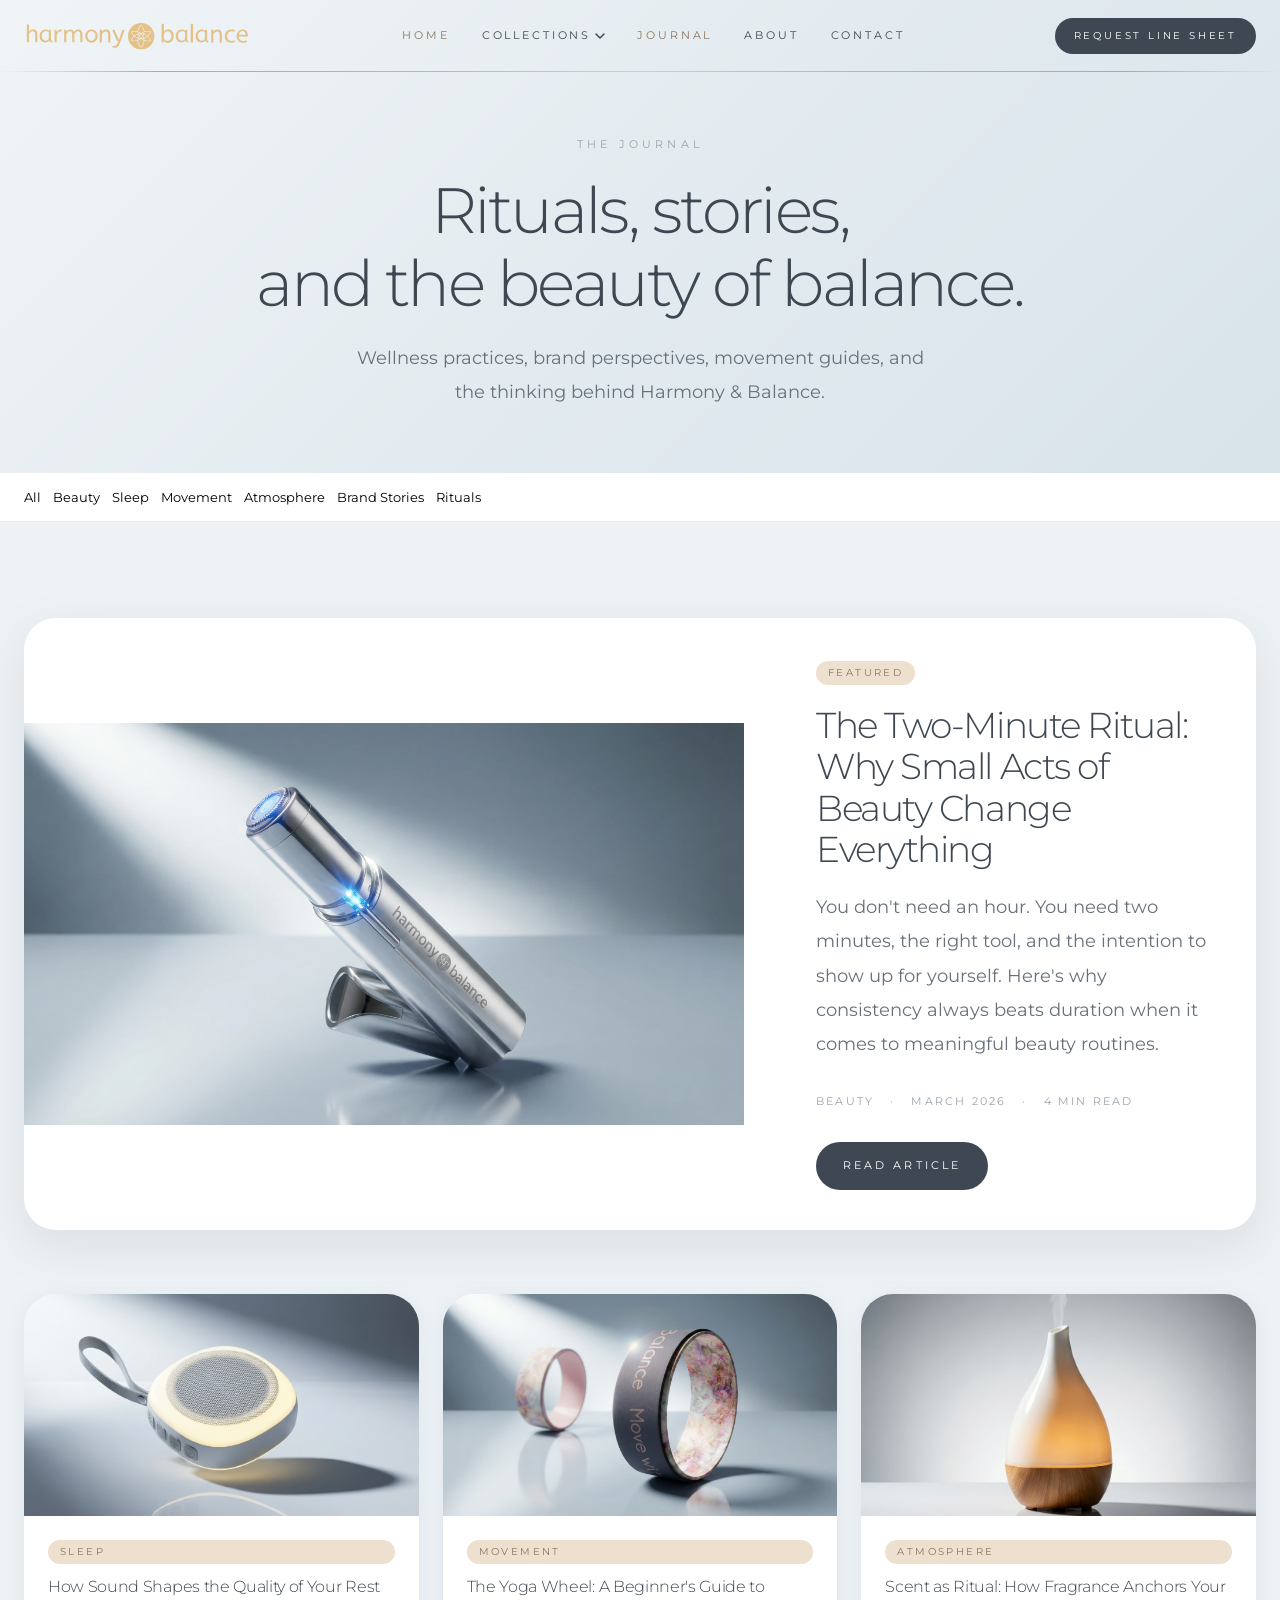
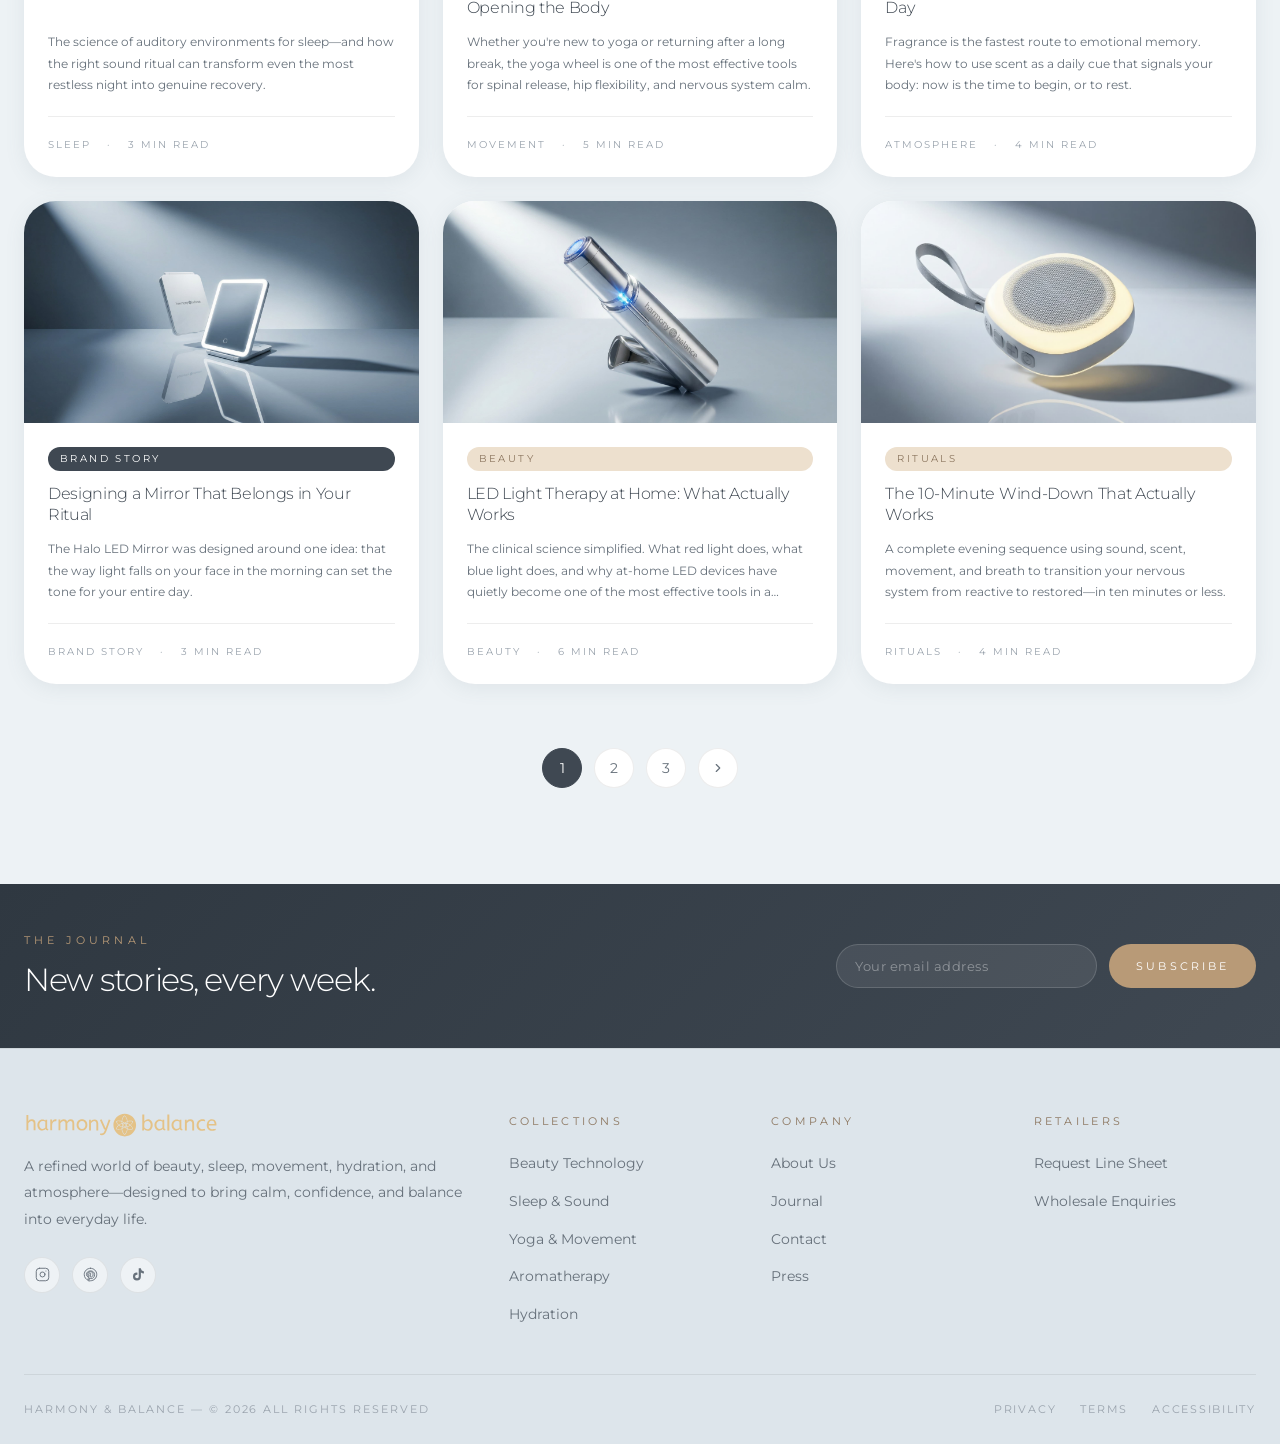
<file: pages/blog/index.html>
<!DOCTYPE html>
<html lang="en">
<head>
  <meta charset="UTF-8" />
  <meta name="viewport" content="width=device-width, initial-scale=1.0" />
  <title>The Journal — Harmony & Balance</title>
  <meta name="description" content="Wellness rituals, beauty insights, movement practices. The Harmony & Balance Journal." />

  <link rel="preconnect" href="https://fonts.googleapis.com" />
  <link rel="preconnect" href="https://fonts.gstatic.com" crossorigin />
  <link href="https://fonts.googleapis.com/css2?family=Montserrat:wght@200;300;400;500&display=swap" rel="stylesheet" />

  <link rel="stylesheet" href="../../css/global.css" />
  <link rel="stylesheet" href="../../css/header.css" />
  <link rel="stylesheet" href="../../css/blog.css" />
  <link rel="stylesheet" href="../../css/footer.css" />
</head>
<body>

<div id="scroll-progress"></div>

<!-- Header injected by components.js -->
<div id="header-placeholder"></div>


<!-- ════ BLOG HERO ════ -->
<div class="blog-hero">
  <div class="blog-hero__inner">
    <span class="eyebrow eyebrow--muted">The Journal</span>
    <h1>Rituals, stories,<br>and the beauty of balance.</h1>
    <p>Wellness practices, brand perspectives, movement guides, and the thinking behind Harmony & Balance.</p>
  </div>
</div>


<!-- ════ FILTER BAR ════ -->
<div class="blog-filters">
  <div class="blog-filters__inner">
    <button class="filter-btn is-active">All</button>
    <button class="filter-btn">Beauty</button>
    <button class="filter-btn">Sleep</button>
    <button class="filter-btn">Movement</button>
    <button class="filter-btn">Atmosphere</button>
    <button class="filter-btn">Brand Stories</button>
    <button class="filter-btn">Rituals</button>
  </div>
</div>


<!-- ════ BLOG LISTING ════ -->
<section class="blog-listing section">
  <div class="container">

    <!-- Featured post -->
    <article class="blog-featured reveal">
      <div class="blog-featured__image">
        <img src="../../images/FACE-DEVICES.jpg" alt="The two-minute ritual" />
      </div>
      <div class="blog-featured__content">
        <span class="blog-featured__tag badge badge--gold">Featured</span>
        <h2>The Two-Minute Ritual: Why Small Acts of Beauty Change Everything</h2>
        <p>You don't need an hour. You need two minutes, the right tool, and the intention to show up for yourself. Here's why consistency always beats duration when it comes to meaningful beauty routines.</p>
        <div class="blog-featured__meta">
          <span>Beauty</span>
          <span>·</span>
          <span>March 2026</span>
          <span>·</span>
          <span>4 min read</span>
        </div>
        <div class="btn-row" style="margin-top:var(--space-8);">
          <a href="post-template.html" class="btn btn--dark">Read Article</a>
        </div>
      </div>
    </article>

    <!-- Blog card grid -->
    <div class="blog-grid">

      <article class="blog-card reveal reveal--delay-1">
        <div class="blog-card__image">
          <img src="../../images/SOUND-MACHINE.jpg" alt="Sleep rituals" />
        </div>
        <div class="blog-card__body">
          <span class="blog-card__tag badge badge--gold">Sleep</span>
          <h3 class="blog-card__title">How Sound Shapes the Quality of Your Rest</h3>
          <p class="blog-card__excerpt">The science of auditory environments for sleep—and how the right sound ritual can transform even the most restless night into genuine recovery.</p>
          <div class="blog-card__meta">
            <span>Sleep</span>
            <span>·</span>
            <span>3 min read</span>
          </div>
        </div>
      </article>

      <article class="blog-card reveal reveal--delay-2">
        <div class="blog-card__image">
          <img src="../../images/yoga-wheel.jpg" alt="Yoga wheel practice" />
        </div>
        <div class="blog-card__body">
          <span class="blog-card__tag badge badge--gold">Movement</span>
          <h3 class="blog-card__title">The Yoga Wheel: A Beginner's Guide to Opening the Body</h3>
          <p class="blog-card__excerpt">Whether you're new to yoga or returning after a long break, the yoga wheel is one of the most effective tools for spinal release, hip flexibility, and nervous system calm.</p>
          <div class="blog-card__meta">
            <span>Movement</span>
            <span>·</span>
            <span>5 min read</span>
          </div>
        </div>
      </article>

      <article class="blog-card reveal reveal--delay-3">
        <div class="blog-card__image">
          <img src="../../images/DIFFUSER.jpg" alt="Scent and mood" />
        </div>
        <div class="blog-card__body">
          <span class="blog-card__tag badge badge--gold">Atmosphere</span>
          <h3 class="blog-card__title">Scent as Ritual: How Fragrance Anchors Your Day</h3>
          <p class="blog-card__excerpt">Fragrance is the fastest route to emotional memory. Here's how to use scent as a daily cue that signals your body: now is the time to begin, or to rest.</p>
          <div class="blog-card__meta">
            <span>Atmosphere</span>
            <span>·</span>
            <span>4 min read</span>
          </div>
        </div>
      </article>

      <article class="blog-card reveal reveal--delay-1">
        <div class="blog-card__image">
          <img src="../../images/MIRRORS.jpg" alt="Mirror ritual" />
        </div>
        <div class="blog-card__body">
          <span class="blog-card__tag badge badge--dark">Brand Story</span>
          <h3 class="blog-card__title">Designing a Mirror That Belongs in Your Ritual</h3>
          <p class="blog-card__excerpt">The Halo LED Mirror was designed around one idea: that the way light falls on your face in the morning can set the tone for your entire day.</p>
          <div class="blog-card__meta">
            <span>Brand Story</span>
            <span>·</span>
            <span>3 min read</span>
          </div>
        </div>
      </article>

      <article class="blog-card reveal reveal--delay-2">
        <div class="blog-card__image">
          <img src="../../images/FACE-DEVICES.jpg" alt="LED therapy" />
        </div>
        <div class="blog-card__body">
          <span class="blog-card__tag badge badge--gold">Beauty</span>
          <h3 class="blog-card__title">LED Light Therapy at Home: What Actually Works</h3>
          <p class="blog-card__excerpt">The clinical science simplified. What red light does, what blue light does, and why at-home LED devices have quietly become one of the most effective tools in a modern skincare routine.</p>
          <div class="blog-card__meta">
            <span>Beauty</span>
            <span>·</span>
            <span>6 min read</span>
          </div>
        </div>
      </article>

      <article class="blog-card reveal reveal--delay-3">
        <div class="blog-card__image">
          <img src="../../images/SOUND-MACHINE.jpg" alt="Evening wind-down" />
        </div>
        <div class="blog-card__body">
          <span class="blog-card__tag badge badge--gold">Rituals</span>
          <h3 class="blog-card__title">The 10-Minute Wind-Down That Actually Works</h3>
          <p class="blog-card__excerpt">A complete evening sequence using sound, scent, movement, and breath to transition your nervous system from reactive to restored—in ten minutes or less.</p>
          <div class="blog-card__meta">
            <span>Rituals</span>
            <span>·</span>
            <span>4 min read</span>
          </div>
        </div>
      </article>

    </div>

    <!-- Pagination -->
    <div class="blog-pagination reveal">
      <button class="page-btn is-active">1</button>
      <button class="page-btn">2</button>
      <button class="page-btn">3</button>
      <button class="page-btn">
        <svg width="14" height="14" viewBox="0 0 24 24" fill="none" stroke="currentColor" stroke-width="2" stroke-linecap="round" stroke-linejoin="round"><polyline points="9 18 15 12 9 6"/></svg>
      </button>
    </div>

  </div>
</section>


<!-- ════ NEWSLETTER + FOOTER ════ -->
<div class="newsletter-strip">
  <div class="newsletter-strip__inner">
    <div class="newsletter-strip__copy">
      <div class="newsletter-strip__eyebrow">The Journal</div>
      <h3 class="newsletter-strip__heading">New stories, every week.</h3>
    </div>
    <form class="newsletter-strip__form" onsubmit="return false;">
      <input class="newsletter-input" type="email" placeholder="Your email address" />
      <button class="btn btn--gold" type="submit">Subscribe</button>
    </form>
  </div>
</div>

<!-- Footer injected by components.js -->
<div id="footer-placeholder"></div>

<script src="../../js/components.js"></script>
<script src="../../js/nav.js"></script>

</body>
</html>
</file>
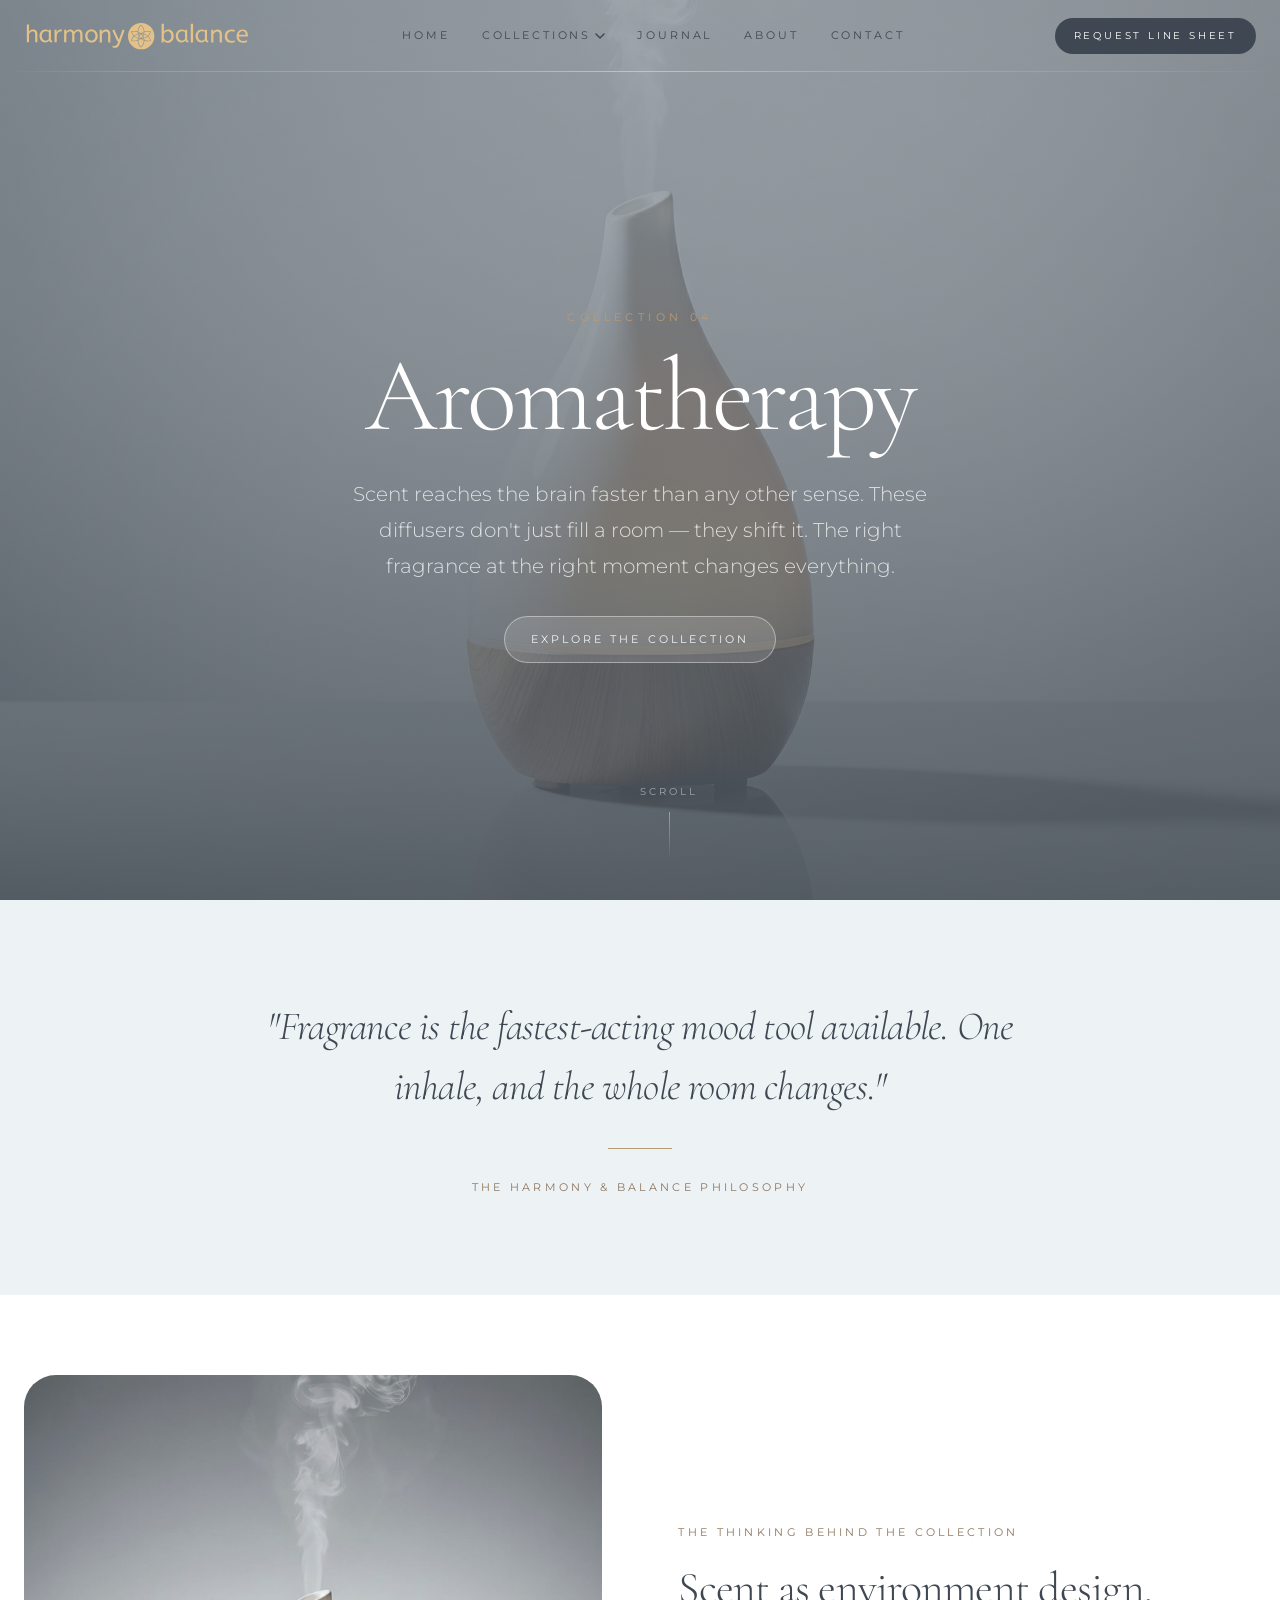
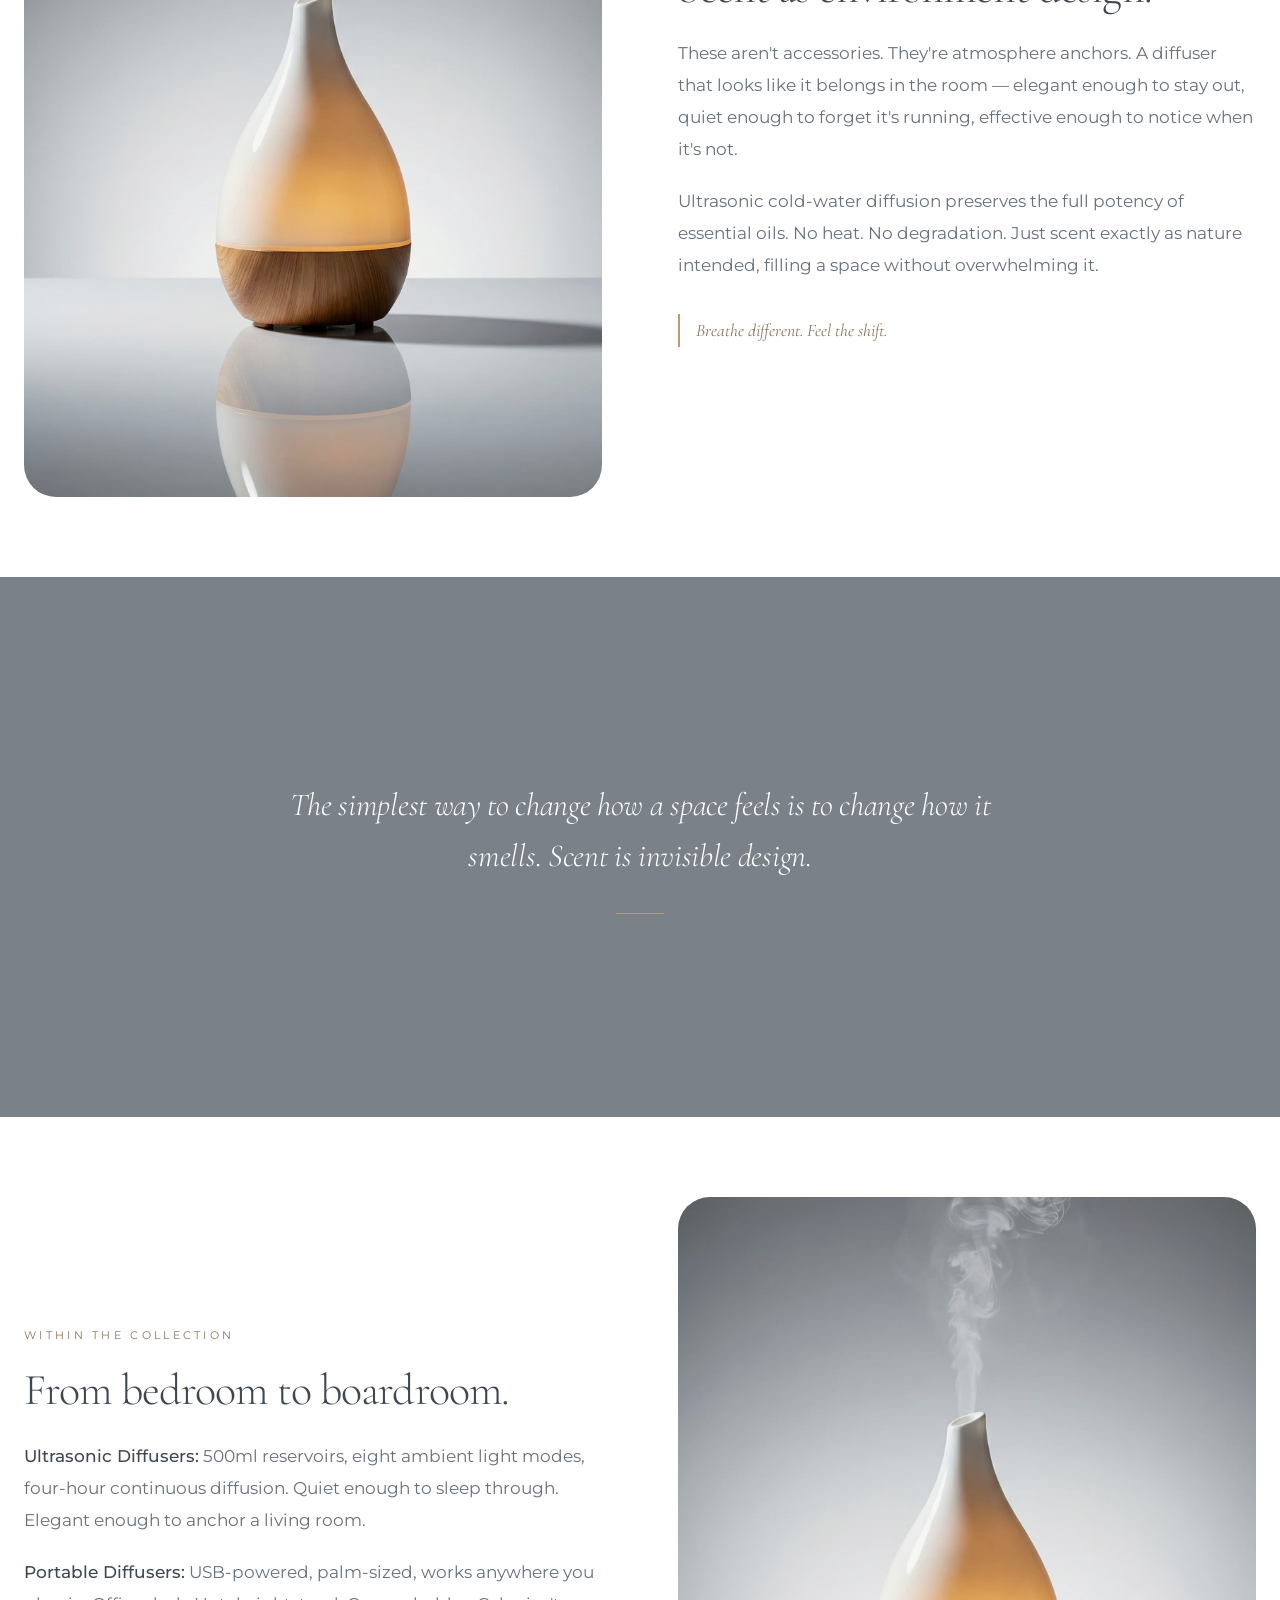
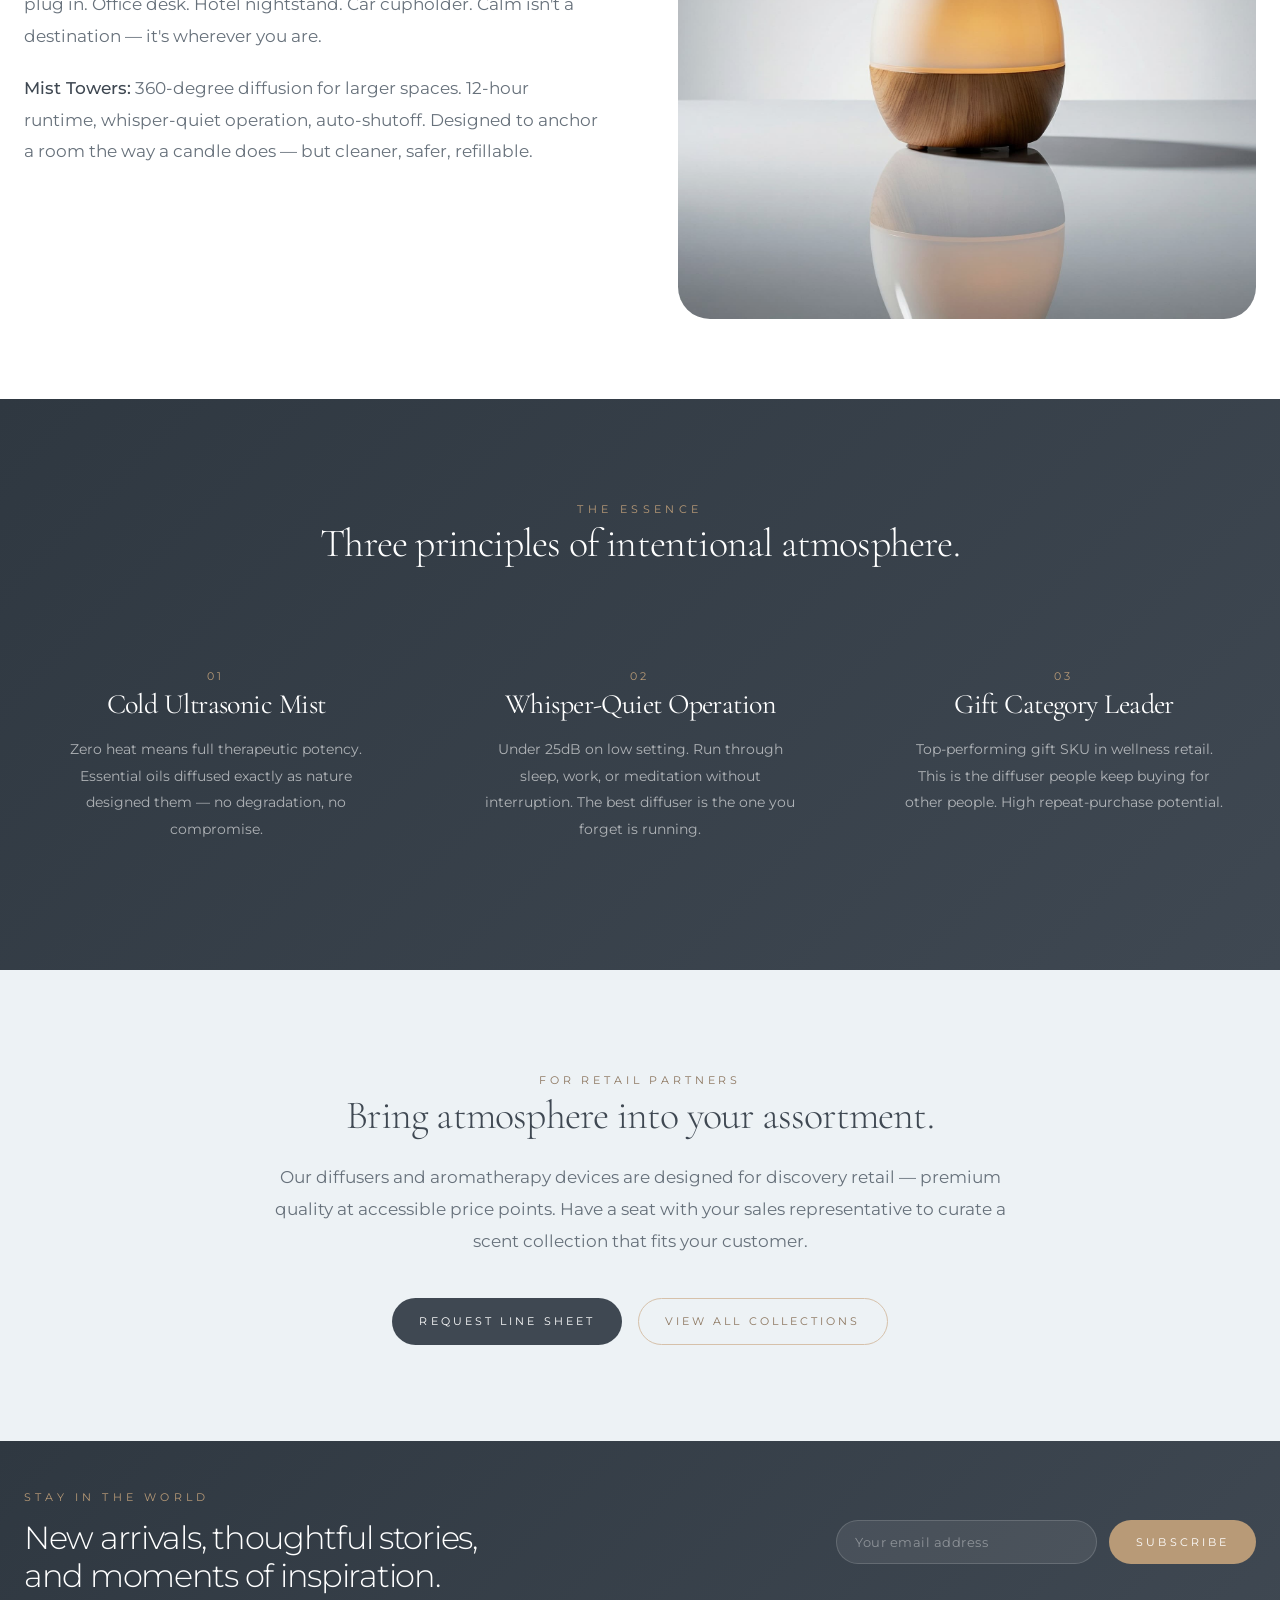
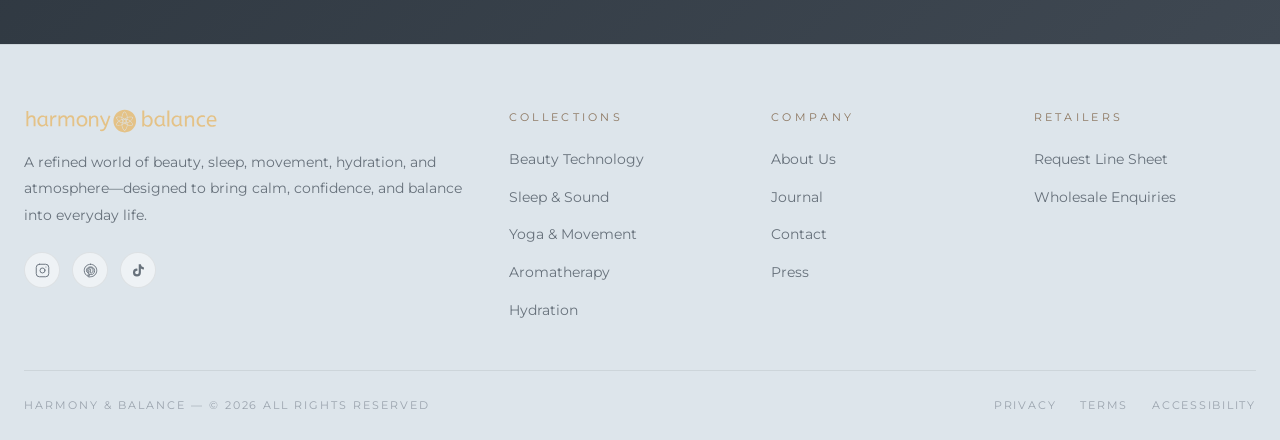
<file: pages/atmosphere.html>
<!DOCTYPE html>
<html lang="en">
<head>
  <meta charset="UTF-8" />
  <meta name="viewport" content="width=device-width, initial-scale=1.0" />
  <title>Aromatherapy — Harmony & Balance</title>
  <meta name="description" content="Essential oil diffusers, aroma devices, and scent wellness tools designed to transform any space. Harmony & Balance Aromatherapy collection." />

  <link rel="preconnect" href="https://fonts.googleapis.com" />
  <link rel="preconnect" href="https://fonts.gstatic.com" crossorigin />
  <link href="https://fonts.googleapis.com/css2?family=Montserrat:wght@200;300;400;500&family=Cormorant+Garamond:ital,wght@0,300;0,400;1,300;1,400&display=swap" rel="stylesheet" />

  <link rel="stylesheet" href="../css/global.css" />
  <link rel="stylesheet" href="../css/header.css" />
  <link rel="stylesheet" href="../css/category.css" />
  <link rel="stylesheet" href="../css/footer.css" />

  <style>
    /* ════════════════════════════════════════════════════════════
       AROMATHERAPY — Editorial Enhancement Layer
       Builds on category.css with magazine-style sections
       ════════════════════════════════════════════════════════════ */

    /* ── Serif Typography ── */
    .editorial-serif {
      font-family: 'Cormorant Garamond', Georgia, serif;
    }

    /* ── Enhanced Hero (Full Viewport) ── */
    .cat-hero--editorial {
      min-height: 100vh;
      align-items: center;
      justify-content: center;
      text-align: center;
    }

    .cat-hero--editorial .cat-hero__bg {
      opacity: 0.45;
      animation: kenBurns 25s ease-in-out infinite alternate;
    }

    @keyframes kenBurns {
      0% { transform: scale(1) translate(0, 0); }
      100% { transform: scale(1.06) translate(-0.5%, -0.5%); }
    }

    .cat-hero--editorial .cat-hero__overlay {
      background: linear-gradient(
        180deg,
        rgba(47, 56, 65, 0.25) 0%,
        rgba(47, 56, 65, 0.5) 50%,
        rgba(47, 56, 65, 0.75) 100%
      );
    }

    .cat-hero--editorial .cat-hero__content {
      display: flex;
      flex-direction: column;
      align-items: center;
      justify-content: center;
      padding: var(--space-16) var(--space-6);
      max-width: 56rem;
    }

    .cat-hero--editorial .eyebrow {
      color: var(--gold);
      letter-spacing: 0.4em;
      opacity: 0;
      animation: fadeUp 1s ease forwards 0.3s;
    }

    .cat-hero--editorial h1 {
      font-family: 'Cormorant Garamond', Georgia, serif;
      font-size: clamp(3rem, 9vw, 6.5rem);
      font-weight: 300;
      letter-spacing: -0.03em;
      line-height: 1.05;
      color: var(--white);
      margin-bottom: var(--space-6);
      opacity: 0;
      animation: fadeUp 1s ease forwards 0.5s;
    }

    .cat-hero--editorial p {
      font-size: clamp(1rem, 2vw, 1.25rem);
      font-weight: 300;
      line-height: 1.8;
      color: rgba(255, 255, 255, 0.75);
      max-width: 38rem;
      opacity: 0;
      animation: fadeUp 1s ease forwards 0.7s;
    }

    .cat-hero--editorial .btn-row {
      opacity: 0;
      animation: fadeUp 1s ease forwards 0.9s;
    }

    .hero-scroll-hint {
      position: absolute;
      bottom: var(--space-10);
      left: 50%;
      transform: translateX(-50%);
      display: flex;
      flex-direction: column;
      align-items: center;
      gap: var(--space-3);
      color: rgba(255, 255, 255, 0.5);
      font-size: 10px;
      text-transform: uppercase;
      letter-spacing: 0.3em;
      opacity: 0;
      animation: fadeUp 1s ease forwards 1.1s;
    }

    .hero-scroll-hint__line {
      width: 1px;
      height: 48px;
      background: linear-gradient(to bottom, var(--gold), transparent);
      animation: scrollPulse 2s ease-in-out infinite;
    }

    @keyframes fadeUp {
      from { opacity: 0; transform: translateY(24px); }
      to { opacity: 1; transform: translateY(0); }
    }

    @keyframes scrollPulse {
      0%, 100% { opacity: 0.4; transform: scaleY(1); }
      50% { opacity: 1; transform: scaleY(1.1); }
    }

    /* ── Philosophy Quote Section ── */
    .philosophy-quote {
      background: var(--cream);
      padding: var(--space-24) var(--space-6);
    }

    .philosophy-quote__inner {
      max-width: 52rem;
      margin: 0 auto;
      text-align: center;
    }

    .philosophy-quote__text {
      font-family: 'Cormorant Garamond', Georgia, serif;
      font-size: clamp(1.5rem, 4vw, 2.5rem);
      font-weight: 300;
      font-style: italic;
      line-height: 1.5;
      color: var(--dark);
      letter-spacing: -0.02em;
      margin-bottom: var(--space-8);
    }

    .philosophy-quote__divider {
      width: 64px;
      height: 1px;
      background: var(--gold);
      margin: 0 auto var(--space-6);
    }

    .philosophy-quote__attribution {
      font-size: 11px;
      text-transform: uppercase;
      letter-spacing: 0.3em;
      color: var(--gold-dark);
    }

    /* ── Editorial Section (Enhanced) ── */
    .editorial-section {
      background: #fff;
      padding: var(--space-20) 0;
    }

    .editorial-section .container {
      display: grid;
      grid-template-columns: 1fr;
      gap: clamp(3rem, 6vw, 6rem);
      align-items: center;
    }

    @media (min-width: 1024px) {
      .editorial-section .container {
        grid-template-columns: 1fr 1fr;
      }
      .editorial-section--reverse .editorial-section__image-wrap { order: 2; }
      .editorial-section--reverse .editorial-section__content { order: 1; }
    }

    .editorial-section__image-wrap {
      position: relative;
      border-radius: var(--radius-lg);
      overflow: hidden;
      aspect-ratio: 4/5;
    }

    .editorial-section__image-wrap img {
      width: 100%;
      height: 100%;
      object-fit: cover;
      filter: brightness(0.97) saturate(0.93);
      transition: transform 0.9s ease;
    }

    .editorial-section__image-wrap:hover img {
      transform: scale(1.04);
    }

    .editorial-section__content {
      padding: var(--space-6) 0;
    }

    .editorial-section__eyebrow {
      display: block;
      font-size: 11px;
      letter-spacing: 0.3em;
      text-transform: uppercase;
      color: var(--gold-dark);
      margin-bottom: var(--space-5);
    }

    .editorial-section__heading {
      font-family: 'Cormorant Garamond', Georgia, serif;
      font-size: clamp(1.75rem, 4vw, 2.75rem);
      font-weight: 300;
      letter-spacing: -0.02em;
      line-height: 1.2;
      color: var(--dark);
      margin-bottom: var(--space-6);
    }

    .editorial-section__body {
      font-size: clamp(0.95rem, 1.4vw, 1.05rem);
      line-height: 1.9;
      color: var(--mid);
      margin-bottom: var(--space-5);
    }

    .editorial-section__body strong {
      color: var(--dark);
      font-weight: 500;
    }

    .editorial-section__closing {
      font-family: 'Cormorant Garamond', Georgia, serif;
      font-size: 1.1rem;
      font-style: italic;
      color: var(--gold-dark);
      border-left: 2px solid var(--gold);
      padding-left: var(--space-4);
      margin-top: var(--space-8);
    }

    /* ── Visual Interlude (Full-bleed Quote) ── */
    .visual-interlude {
      position: relative;
      min-height: 60vh;
      display: flex;
      align-items: center;
      justify-content: center;
      overflow: hidden;
    }

    .visual-interlude__bg {
      position: absolute;
      inset: 0;
      background-size: cover;
      background-position: center;
      background-attachment: fixed;
      filter: brightness(0.85) saturate(0.8);
    }

    @media (max-width: 768px) {
      .visual-interlude__bg {
        background-attachment: scroll;
      }
    }

    .visual-interlude__overlay {
      position: absolute;
      inset: 0;
      background: rgba(47, 56, 65, 0.6);
    }

    .visual-interlude__content {
      position: relative;
      z-index: 2;
      max-width: 48rem;
      padding: var(--space-12) var(--space-6);
      text-align: center;
    }

    .visual-interlude__text {
      font-family: 'Cormorant Garamond', Georgia, serif;
      font-size: clamp(1.25rem, 3.5vw, 2rem);
      font-weight: 300;
      font-style: italic;
      line-height: 1.6;
      color: var(--white);
      letter-spacing: -0.01em;
    }

    .visual-interlude__mark {
      display: block;
      width: 48px;
      height: 1px;
      background: var(--gold);
      margin: var(--space-8) auto 0;
    }

    /* ── Essence Pillars (Dark Section) ── */
    .essence-pillars {
      background: linear-gradient(135deg, var(--dark-2), var(--dark));
      padding: var(--space-24) var(--space-6);
    }

    .essence-pillars__header {
      text-align: center;
      max-width: 40rem;
      margin: 0 auto var(--space-16);
    }

    .essence-pillars__eyebrow {
      font-size: 11px;
      text-transform: uppercase;
      letter-spacing: 0.4em;
      color: var(--gold);
      margin-bottom: var(--space-5);
    }

    .essence-pillars__title {
      font-family: 'Cormorant Garamond', Georgia, serif;
      font-size: clamp(1.75rem, 4vw, 2.5rem);
      font-weight: 300;
      color: var(--white);
      letter-spacing: -0.02em;
    }

    .essence-pillars__grid {
      display: grid;
      gap: var(--space-8);
      max-width: var(--max-w);
      margin: 0 auto;
      grid-template-columns: 1fr;
    }

    @media (min-width: 768px) {
      .essence-pillars__grid {
        grid-template-columns: repeat(3, 1fr);
        gap: var(--space-10);
      }
    }

    .essence-pillar {
      text-align: center;
      padding: var(--space-8);
    }

    .essence-pillar__number {
      font-size: 11px;
      letter-spacing: 0.3em;
      color: var(--gold);
      margin-bottom: var(--space-4);
    }

    .essence-pillar__title {
      font-family: 'Cormorant Garamond', Georgia, serif;
      font-size: var(--size-xl);
      font-weight: 400;
      color: var(--white);
      margin-bottom: var(--space-4);
      letter-spacing: -0.02em;
    }

    .essence-pillar__text {
      font-size: var(--size-sm);
      line-height: 1.9;
      color: rgba(255, 255, 255, 0.6);
    }

    /* ── CTA Section ── */
    .atmosphere-cta {
      background: var(--cream);
      padding: var(--space-24) var(--space-6);
    }

    .atmosphere-cta__inner {
      max-width: 48rem;
      margin: 0 auto;
      text-align: center;
    }

    .atmosphere-cta__eyebrow {
      font-size: 11px;
      text-transform: uppercase;
      letter-spacing: 0.35em;
      color: var(--gold-dark);
      margin-bottom: var(--space-5);
    }

    .atmosphere-cta__title {
      font-family: 'Cormorant Garamond', Georgia, serif;
      font-size: clamp(1.75rem, 4vw, 2.5rem);
      font-weight: 300;
      color: var(--dark);
      letter-spacing: -0.02em;
      margin-bottom: var(--space-6);
    }

    .atmosphere-cta__text {
      font-size: clamp(0.95rem, 1.4vw, 1.05rem);
      line-height: 1.9;
      color: var(--mid);
      margin-bottom: var(--space-10);
    }

    /* ── Responsive adjustments ── */
    @media (max-width: 768px) {
      .editorial-section__image-wrap {
        aspect-ratio: 4/3;
      }
    }
  </style>
</head>
<body>

<div id="scroll-progress"></div>

<!-- Header injected by components.js -->
<div id="header-placeholder"></div>


<!-- ════════════════════════════════════════════════════════════
     1. CINEMATIC HERO
     ════════════════════════════════════════════════════════════ -->
<section class="cat-hero cat-hero--editorial">
  <div class="cat-hero__bg" style="background-image: url('../images/DIFFUSER.jpg');"></div>
  <div class="cat-hero__overlay"></div>
  <div class="cat-hero__content">
    <span class="eyebrow">Collection 04</span>
    <h1>Aromatherapy</h1>
    <p>Scent reaches the brain faster than any other sense. These diffusers don't just fill a room — they shift it. The right fragrance at the right moment changes everything.</p>
    <div class="btn-row" style="margin-top:var(--space-8);">
      <a href="#philosophy" class="btn btn--ghost-light">Explore the Collection</a>
    </div>
  </div>
  <div class="hero-scroll-hint">
    <span>Scroll</span>
    <div class="hero-scroll-hint__line"></div>
  </div>
</section>


<!-- ════════════════════════════════════════════════════════════
     2. PHILOSOPHY QUOTE
     ════════════════════════════════════════════════════════════ -->
<section id="philosophy" class="philosophy-quote">
  <div class="philosophy-quote__inner reveal">
    <p class="philosophy-quote__text">
      "Fragrance is the fastest-acting mood tool available. One inhale, and the whole room changes."
    </p>
    <div class="philosophy-quote__divider"></div>
    <span class="philosophy-quote__attribution">The Harmony & Balance Philosophy</span>
  </div>
</section>


<!-- ════════════════════════════════════════════════════════════
     3. EDITORIAL SPREAD — Left Image
     ════════════════════════════════════════════════════════════ -->
<section class="editorial-section">
  <div class="container">
    <div class="editorial-section__image-wrap reveal">
      <img src="../images/DIFFUSER.jpg" alt="Harmony & Balance aromatherapy diffuser — ultrasonic wellness device" />
    </div>
    <div class="editorial-section__content reveal reveal--delay-1">
      <span class="editorial-section__eyebrow">The Thinking Behind the Collection</span>
      <h2 class="editorial-section__heading">Scent as environment design.</h2>
      <p class="editorial-section__body">
        These aren't accessories. They're atmosphere anchors. A diffuser that looks like it belongs in the room — elegant enough to stay out, quiet enough to forget it's running, effective enough to notice when it's not.
      </p>
      <p class="editorial-section__body">
        Ultrasonic cold-water diffusion preserves the full potency of essential oils. No heat. No degradation. Just scent exactly as nature intended, filling a space without overwhelming it.
      </p>
      <p class="editorial-section__closing">
        Breathe different. Feel the shift.
      </p>
    </div>
  </div>
</section>


<!-- ════════════════════════════════════════════════════════════
     4. VISUAL INTERLUDE — Full-bleed Quote (DIFFUSER)
     ════════════════════════════════════════════════════════════ -->
<section class="visual-interlude">
  <div class="visual-interlude__bg" style="background-image: url('../images/DIFFUSER.jpg');"></div>
  <div class="visual-interlude__overlay"></div>
  <div class="visual-interlude__content reveal">
    <p class="visual-interlude__text">
      The simplest way to change how a space feels is to change how it smells. Scent is invisible design.
    </p>
    <span class="visual-interlude__mark"></span>
  </div>
</section>


<!-- ════════════════════════════════════════════════════════════
     5. EDITORIAL SPREAD — Right Image (Reversed)
     ════════════════════════════════════════════════════════════ -->
<section class="editorial-section editorial-section--reverse">
  <div class="container">
    <div class="editorial-section__image-wrap reveal">
      <img src="../images/DIFFUSER.jpg" alt="Aromatherapy collection diffuser detail" />
    </div>
    <div class="editorial-section__content reveal reveal--delay-1">
      <span class="editorial-section__eyebrow">Within the Collection</span>
      <h2 class="editorial-section__heading">From bedroom to boardroom.</h2>
      <p class="editorial-section__body">
        <strong>Ultrasonic Diffusers:</strong> 500ml reservoirs, eight ambient light modes, four-hour continuous diffusion. Quiet enough to sleep through. Elegant enough to anchor a living room.
      </p>
      <p class="editorial-section__body">
        <strong>Portable Diffusers:</strong> USB-powered, palm-sized, works anywhere you plug in. Office desk. Hotel nightstand. Car cupholder. Calm isn't a destination — it's wherever you are.
      </p>
      <p class="editorial-section__body">
        <strong>Mist Towers:</strong> 360-degree diffusion for larger spaces. 12-hour runtime, whisper-quiet operation, auto-shutoff. Designed to anchor a room the way a candle does — but cleaner, safer, refillable.
      </p>
    </div>
  </div>
</section>


<!-- ════════════════════════════════════════════════════════════
     6. ESSENCE PILLARS — Dark Section
     ════════════════════════════════════════════════════════════ -->
<section class="essence-pillars">
  <div class="essence-pillars__header reveal">
    <span class="essence-pillars__eyebrow">The Essence</span>
    <h2 class="essence-pillars__title">Three principles of intentional atmosphere.</h2>
  </div>
  <div class="essence-pillars__grid">
    <div class="essence-pillar reveal">
      <span class="essence-pillar__number">01</span>
      <h3 class="essence-pillar__title">Cold Ultrasonic Mist</h3>
      <p class="essence-pillar__text">
        Zero heat means full therapeutic potency. Essential oils diffused exactly as nature designed them — no degradation, no compromise.
      </p>
    </div>
    <div class="essence-pillar reveal reveal--delay-1">
      <span class="essence-pillar__number">02</span>
      <h3 class="essence-pillar__title">Whisper-Quiet Operation</h3>
      <p class="essence-pillar__text">
        Under 25dB on low setting. Run through sleep, work, or meditation without interruption. The best diffuser is the one you forget is running.
      </p>
    </div>
    <div class="essence-pillar reveal reveal--delay-2">
      <span class="essence-pillar__number">03</span>
      <h3 class="essence-pillar__title">Gift Category Leader</h3>
      <p class="essence-pillar__text">
        Top-performing gift SKU in wellness retail. This is the diffuser people keep buying for other people. High repeat-purchase potential.
      </p>
    </div>
  </div>
</section>


<!-- ════════════════════════════════════════════════════════════
     7. CTA SECTION
     ════════════════════════════════════════════════════════════ -->
<section class="atmosphere-cta">
  <div class="atmosphere-cta__inner reveal">
    <span class="atmosphere-cta__eyebrow">For Retail Partners</span>
    <h2 class="atmosphere-cta__title">Bring atmosphere into your assortment.</h2>
    <p class="atmosphere-cta__text">
      Our diffusers and aromatherapy devices are designed for discovery retail — premium quality at accessible price points. Have a seat with your sales representative to curate a scent collection that fits your customer.
    </p>
    <div class="btn-row" style="justify-content:center; gap:var(--space-4);">
      <a href="../index.html#contact" class="btn btn--dark">Request Line Sheet</a>
      <a href="../index.html#categories" class="btn btn--outline">View All Collections</a>
    </div>
  </div>
</section>


<!-- Newsletter injected by components.js -->
<div id="newsletter-placeholder"></div>


<!-- ════════════════════════════════════════════════════════════
     9. FOOTER
     ════════════════════════════════════════════════════════════ -->
<!-- Footer injected by components.js -->
<div id="footer-placeholder"></div>

<script src="../js/components.js"></script>
<script src="../js/nav.js"></script>

</body>
</html>
</file>
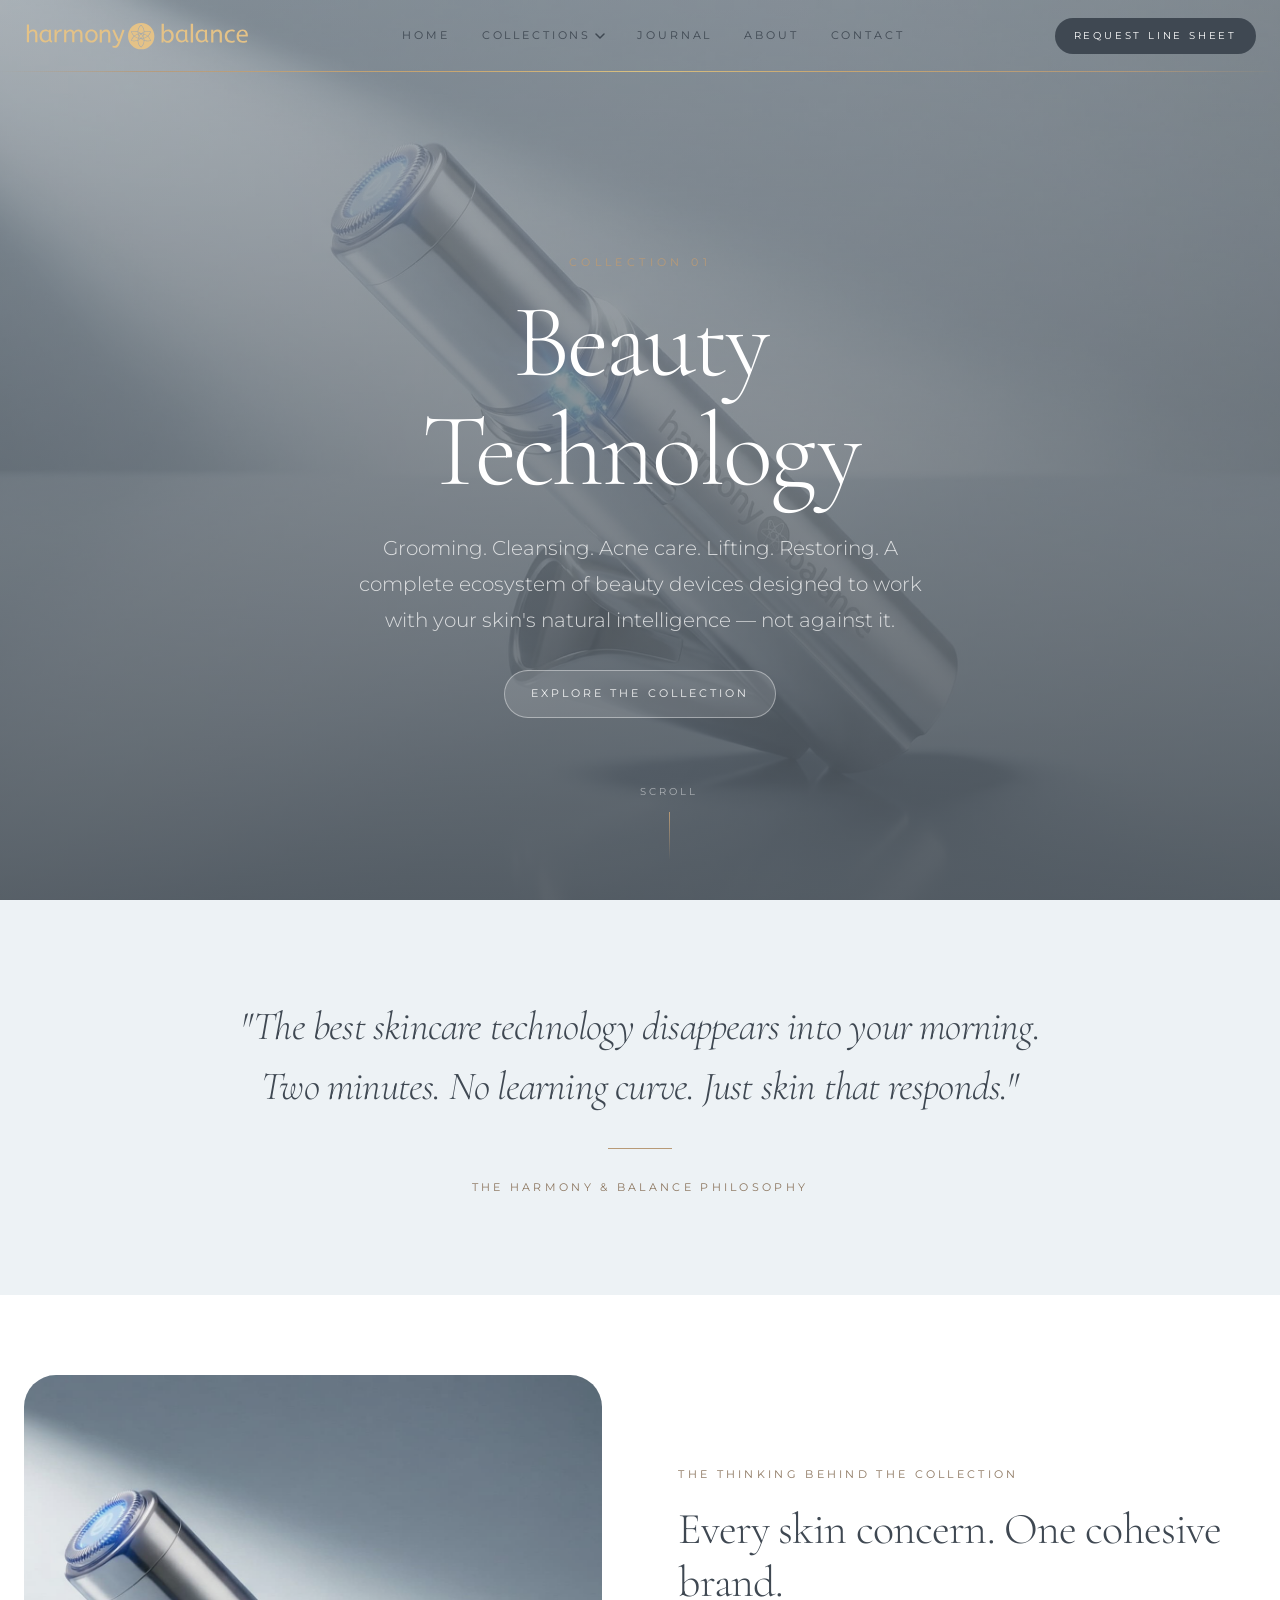
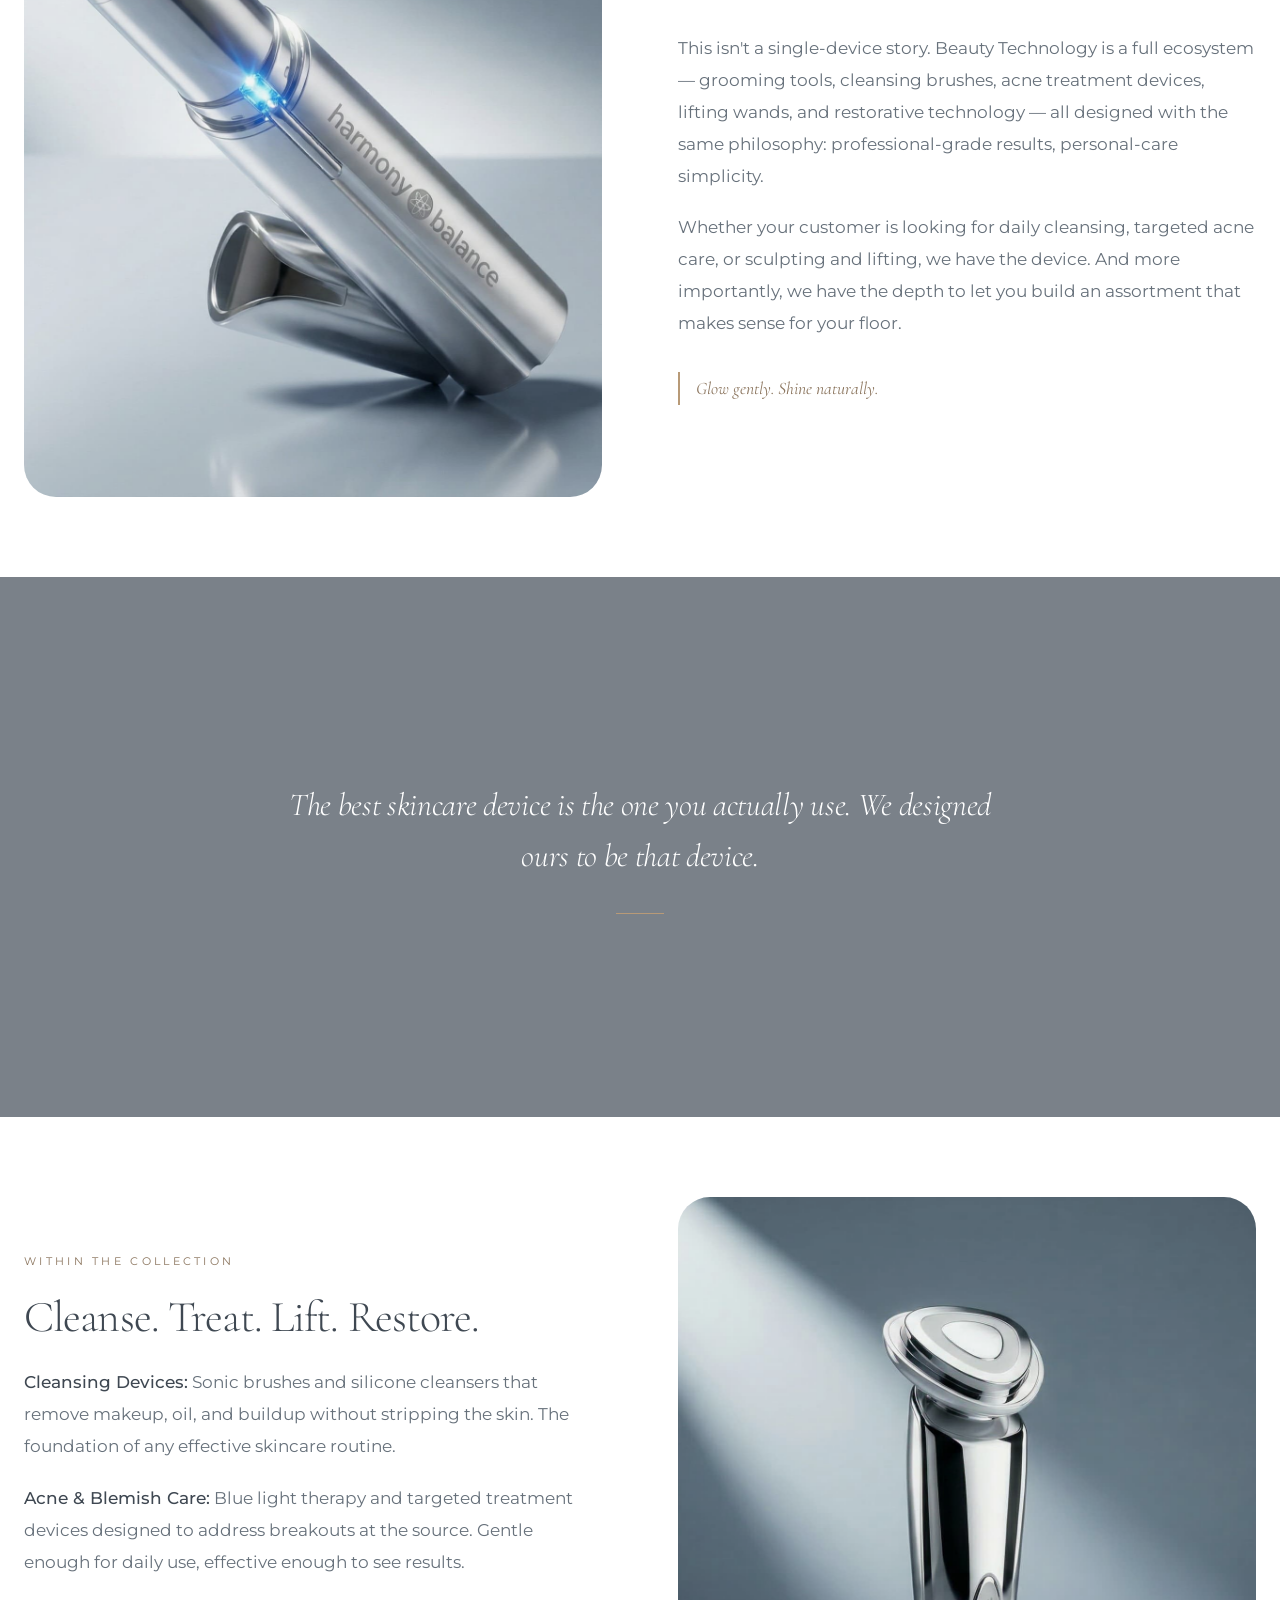
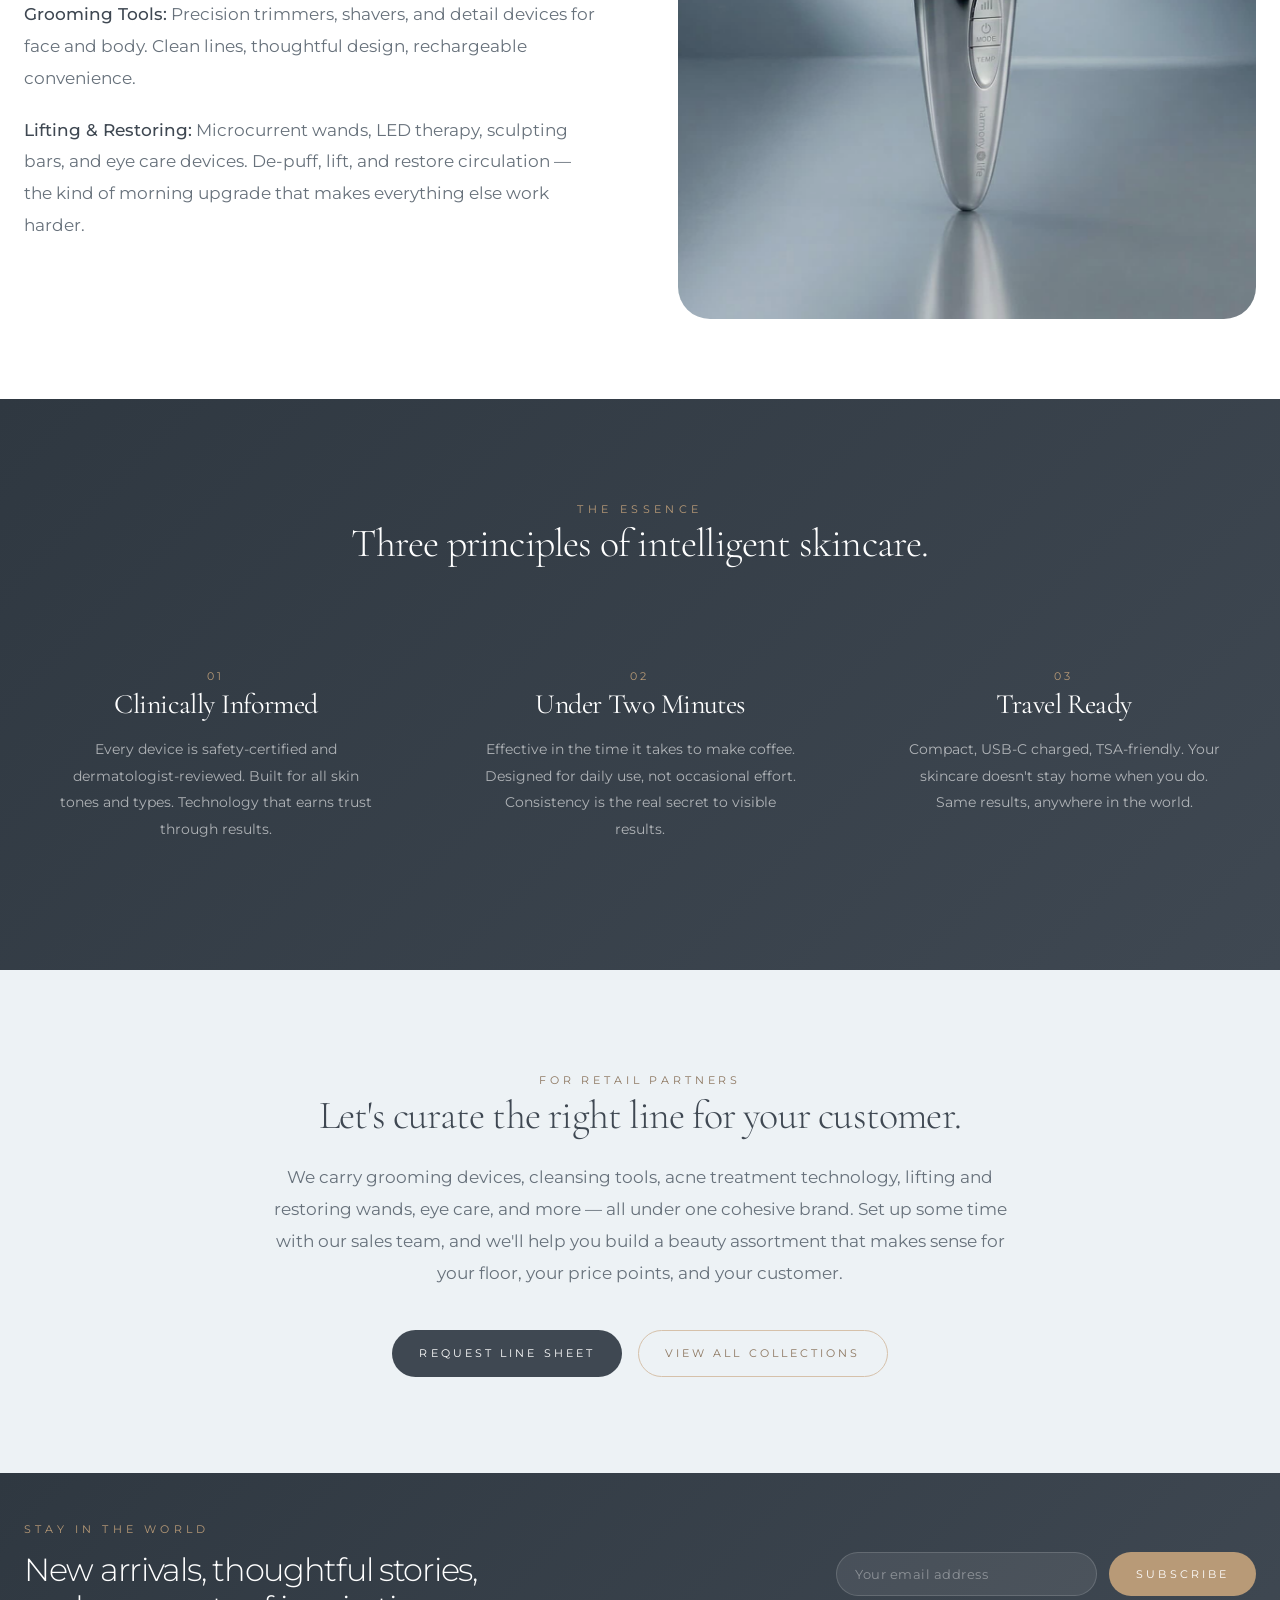
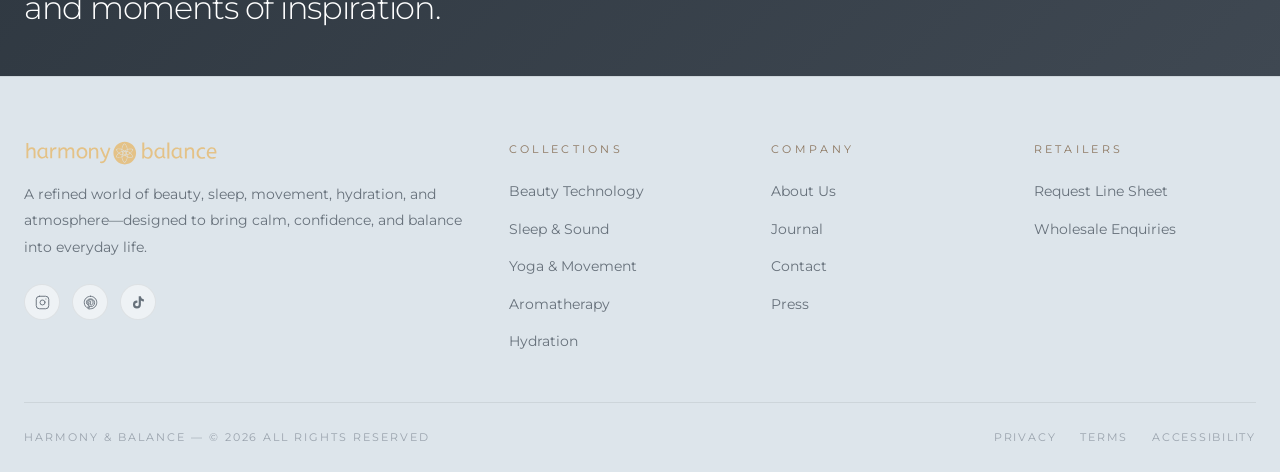
<file: pages/beauty.html>
<!DOCTYPE html>
<html lang="en">
<head>
  <meta charset="UTF-8" />
  <meta name="viewport" content="width=device-width, initial-scale=1.0" />
  <title>Beauty Technology — Harmony & Balance</title>
  <meta name="description" content="Facial rejuvenation devices, grooming tools, acne treatment, cleansing brushes, and lifting technology designed for daily radiance. Harmony & Balance Beauty Technology collection." />

  <link rel="preconnect" href="https://fonts.googleapis.com" />
  <link rel="preconnect" href="https://fonts.gstatic.com" crossorigin />
  <link href="https://fonts.googleapis.com/css2?family=Montserrat:wght@200;300;400;500&family=Cormorant+Garamond:ital,wght@0,300;0,400;1,300;1,400&display=swap" rel="stylesheet" />

  <link rel="stylesheet" href="../css/global.css" />
  <link rel="stylesheet" href="../css/header.css" />
  <link rel="stylesheet" href="../css/category.css" />
  <link rel="stylesheet" href="../css/footer.css" />

  <style>
    /* ════════════════════════════════════════════════════════════
       BEAUTY TECHNOLOGY — Editorial Enhancement Layer
       Builds on category.css with magazine-style sections
       ════════════════════════════════════════════════════════════ */

    /* ── Serif Typography ── */
    .editorial-serif {
      font-family: 'Cormorant Garamond', Georgia, serif;
    }

    /* ── Enhanced Hero (Full Viewport) ── */
    .cat-hero--editorial {
      min-height: 100vh;
      align-items: center;
      justify-content: center;
      text-align: center;
    }

    .cat-hero--editorial .cat-hero__bg {
      opacity: 0.45;
      animation: kenBurns 25s ease-in-out infinite alternate;
    }

    @keyframes kenBurns {
      0% { transform: scale(1) translate(0, 0); }
      100% { transform: scale(1.06) translate(-0.5%, -0.5%); }
    }

    .cat-hero--editorial .cat-hero__overlay {
      background: linear-gradient(
        180deg,
        rgba(47, 56, 65, 0.25) 0%,
        rgba(47, 56, 65, 0.5) 50%,
        rgba(47, 56, 65, 0.75) 100%
      );
    }

    .cat-hero--editorial .cat-hero__content {
      display: flex;
      flex-direction: column;
      align-items: center;
      justify-content: center;
      padding: var(--space-16) var(--space-6);
      max-width: 56rem;
    }

    .cat-hero--editorial .eyebrow {
      color: var(--gold);
      letter-spacing: 0.4em;
      opacity: 0;
      animation: fadeUp 1s ease forwards 0.3s;
    }

    .cat-hero--editorial h1 {
      font-family: 'Cormorant Garamond', Georgia, serif;
      font-size: clamp(3rem, 9vw, 6.5rem);
      font-weight: 300;
      letter-spacing: -0.03em;
      line-height: 1.05;
      color: var(--white);
      margin-bottom: var(--space-6);
      opacity: 0;
      animation: fadeUp 1s ease forwards 0.5s;
    }

    .cat-hero--editorial p {
      font-size: clamp(1rem, 2vw, 1.25rem);
      font-weight: 300;
      line-height: 1.8;
      color: rgba(255, 255, 255, 0.75);
      max-width: 38rem;
      opacity: 0;
      animation: fadeUp 1s ease forwards 0.7s;
    }

    .cat-hero--editorial .btn-row {
      opacity: 0;
      animation: fadeUp 1s ease forwards 0.9s;
    }

    .hero-scroll-hint {
      position: absolute;
      bottom: var(--space-10);
      left: 50%;
      transform: translateX(-50%);
      display: flex;
      flex-direction: column;
      align-items: center;
      gap: var(--space-3);
      color: rgba(255, 255, 255, 0.5);
      font-size: 10px;
      text-transform: uppercase;
      letter-spacing: 0.3em;
      opacity: 0;
      animation: fadeUp 1s ease forwards 1.1s;
    }

    .hero-scroll-hint__line {
      width: 1px;
      height: 48px;
      background: linear-gradient(to bottom, var(--gold), transparent);
      animation: scrollPulse 2s ease-in-out infinite;
    }

    @keyframes fadeUp {
      from { opacity: 0; transform: translateY(24px); }
      to { opacity: 1; transform: translateY(0); }
    }

    @keyframes scrollPulse {
      0%, 100% { opacity: 0.4; transform: scaleY(1); }
      50% { opacity: 1; transform: scaleY(1.1); }
    }

    /* ── Philosophy Quote Section ── */
    .philosophy-quote {
      background: var(--cream);
      padding: var(--space-24) var(--space-6);
    }

    .philosophy-quote__inner {
      max-width: 52rem;
      margin: 0 auto;
      text-align: center;
    }

    .philosophy-quote__text {
      font-family: 'Cormorant Garamond', Georgia, serif;
      font-size: clamp(1.5rem, 4vw, 2.5rem);
      font-weight: 300;
      font-style: italic;
      line-height: 1.5;
      color: var(--dark);
      letter-spacing: -0.02em;
      margin-bottom: var(--space-8);
    }

    .philosophy-quote__divider {
      width: 64px;
      height: 1px;
      background: var(--gold);
      margin: 0 auto var(--space-6);
    }

    .philosophy-quote__attribution {
      font-size: 11px;
      text-transform: uppercase;
      letter-spacing: 0.3em;
      color: var(--gold-dark);
    }

    /* ── Editorial Section (Enhanced) ── */
    .editorial-section {
      background: #fff;
      padding: var(--space-20) 0;
    }

    .editorial-section .container {
      display: grid;
      grid-template-columns: 1fr;
      gap: clamp(3rem, 6vw, 6rem);
      align-items: center;
    }

    @media (min-width: 1024px) {
      .editorial-section .container {
        grid-template-columns: 1fr 1fr;
      }
      .editorial-section--reverse .editorial-section__image-wrap { order: 2; }
      .editorial-section--reverse .editorial-section__content { order: 1; }
    }

    .editorial-section__image-wrap {
      position: relative;
      border-radius: var(--radius-lg);
      overflow: hidden;
      aspect-ratio: 4/5;
    }

    .editorial-section__image-wrap img {
      width: 100%;
      height: 100%;
      object-fit: cover;
      filter: brightness(0.97) saturate(0.93);
      transition: transform 0.9s ease;
    }

    .editorial-section__image-wrap:hover img {
      transform: scale(1.04);
    }

    .editorial-section__content {
      padding: var(--space-6) 0;
    }

    .editorial-section__eyebrow {
      display: block;
      font-size: 11px;
      letter-spacing: 0.3em;
      text-transform: uppercase;
      color: var(--gold-dark);
      margin-bottom: var(--space-5);
    }

    .editorial-section__heading {
      font-family: 'Cormorant Garamond', Georgia, serif;
      font-size: clamp(1.75rem, 4vw, 2.75rem);
      font-weight: 300;
      letter-spacing: -0.02em;
      line-height: 1.2;
      color: var(--dark);
      margin-bottom: var(--space-6);
    }

    .editorial-section__body {
      font-size: clamp(0.95rem, 1.4vw, 1.05rem);
      line-height: 1.9;
      color: var(--mid);
      margin-bottom: var(--space-5);
    }

    .editorial-section__body strong {
      color: var(--dark);
      font-weight: 500;
    }

    .editorial-section__closing {
      font-family: 'Cormorant Garamond', Georgia, serif;
      font-size: 1.1rem;
      font-style: italic;
      color: var(--gold-dark);
      border-left: 2px solid var(--gold);
      padding-left: var(--space-4);
      margin-top: var(--space-8);
    }

    /* ── Visual Interlude (Full-bleed Quote) ── */
    .visual-interlude {
      position: relative;
      min-height: 60vh;
      display: flex;
      align-items: center;
      justify-content: center;
      overflow: hidden;
    }

    .visual-interlude__bg {
      position: absolute;
      inset: 0;
      background-size: cover;
      background-position: center;
      background-attachment: fixed;
      filter: brightness(0.85) saturate(0.8);
    }

    @media (max-width: 768px) {
      .visual-interlude__bg {
        background-attachment: scroll;
      }
    }

    .visual-interlude__overlay {
      position: absolute;
      inset: 0;
      background: rgba(47, 56, 65, 0.6);
    }

    .visual-interlude__content {
      position: relative;
      z-index: 2;
      max-width: 48rem;
      padding: var(--space-12) var(--space-6);
      text-align: center;
    }

    .visual-interlude__text {
      font-family: 'Cormorant Garamond', Georgia, serif;
      font-size: clamp(1.25rem, 3.5vw, 2rem);
      font-weight: 300;
      font-style: italic;
      line-height: 1.6;
      color: var(--white);
      letter-spacing: -0.01em;
    }

    .visual-interlude__mark {
      display: block;
      width: 48px;
      height: 1px;
      background: var(--gold);
      margin: var(--space-8) auto 0;
    }

    /* ── Essence Pillars (Dark Section) ── */
    .essence-pillars {
      background: linear-gradient(135deg, var(--dark-2), var(--dark));
      padding: var(--space-24) var(--space-6);
    }

    .essence-pillars__header {
      text-align: center;
      max-width: 40rem;
      margin: 0 auto var(--space-16);
    }

    .essence-pillars__eyebrow {
      font-size: 11px;
      text-transform: uppercase;
      letter-spacing: 0.4em;
      color: var(--gold);
      margin-bottom: var(--space-5);
    }

    .essence-pillars__title {
      font-family: 'Cormorant Garamond', Georgia, serif;
      font-size: clamp(1.75rem, 4vw, 2.5rem);
      font-weight: 300;
      color: var(--white);
      letter-spacing: -0.02em;
    }

    .essence-pillars__grid {
      display: grid;
      gap: var(--space-8);
      max-width: var(--max-w);
      margin: 0 auto;
      grid-template-columns: 1fr;
    }

    @media (min-width: 768px) {
      .essence-pillars__grid {
        grid-template-columns: repeat(3, 1fr);
        gap: var(--space-10);
      }
    }

    .essence-pillar {
      text-align: center;
      padding: var(--space-8);
    }

    .essence-pillar__number {
      font-size: 11px;
      letter-spacing: 0.3em;
      color: var(--gold);
      margin-bottom: var(--space-4);
    }

    .essence-pillar__title {
      font-family: 'Cormorant Garamond', Georgia, serif;
      font-size: var(--size-xl);
      font-weight: 400;
      color: var(--white);
      margin-bottom: var(--space-4);
      letter-spacing: -0.02em;
    }

    .essence-pillar__text {
      font-size: var(--size-sm);
      line-height: 1.9;
      color: rgba(255, 255, 255, 0.6);
    }

    /* ── CTA Section ── */
    .beauty-cta {
      background: var(--cream);
      padding: var(--space-24) var(--space-6);
    }

    .beauty-cta__inner {
      max-width: 48rem;
      margin: 0 auto;
      text-align: center;
    }

    .beauty-cta__eyebrow {
      font-size: 11px;
      text-transform: uppercase;
      letter-spacing: 0.35em;
      color: var(--gold-dark);
      margin-bottom: var(--space-5);
    }

    .beauty-cta__title {
      font-family: 'Cormorant Garamond', Georgia, serif;
      font-size: clamp(1.75rem, 4vw, 2.5rem);
      font-weight: 300;
      color: var(--dark);
      letter-spacing: -0.02em;
      margin-bottom: var(--space-6);
    }

    .beauty-cta__text {
      font-size: clamp(0.95rem, 1.4vw, 1.05rem);
      line-height: 1.9;
      color: var(--mid);
      margin-bottom: var(--space-10);
    }

    /* ── Responsive adjustments ── */
    @media (max-width: 768px) {
      .editorial-section__image-wrap {
        aspect-ratio: 4/3;
      }
    }
  </style>
</head>
<body>

<div id="scroll-progress"></div>

<!-- Header injected by components.js -->
<div id="header-placeholder"></div>


<!-- ════════════════════════════════════════════════════════════
     1. CINEMATIC HERO
     ════════════════════════════════════════════════════════════ -->
<section class="cat-hero cat-hero--editorial">
  <div class="cat-hero__bg" style="background-image: url('../images/FACE-DEVICES.jpg');"></div>
  <div class="cat-hero__overlay"></div>
  <div class="cat-hero__content">
    <span class="eyebrow">Collection 01</span>
    <h1>Beauty<br>Technology</h1>
    <p>Grooming. Cleansing. Acne care. Lifting. Restoring. A complete ecosystem of beauty devices designed to work with your skin's natural intelligence — not against it.</p>
    <div class="btn-row" style="margin-top:var(--space-8);">
      <a href="#philosophy" class="btn btn--ghost-light">Explore the Collection</a>
    </div>
  </div>
  <div class="hero-scroll-hint">
    <span>Scroll</span>
    <div class="hero-scroll-hint__line"></div>
  </div>
</section>


<!-- ════════════════════════════════════════════════════════════
     2. PHILOSOPHY QUOTE
     ════════════════════════════════════════════════════════════ -->
<section id="philosophy" class="philosophy-quote">
  <div class="philosophy-quote__inner reveal">
    <p class="philosophy-quote__text">
      "The best skincare technology disappears into your morning. Two minutes. No learning curve. Just skin that responds."
    </p>
    <div class="philosophy-quote__divider"></div>
    <span class="philosophy-quote__attribution">The Harmony & Balance Philosophy</span>
  </div>
</section>


<!-- ════════════════════════════════════════════════════════════
     3. EDITORIAL SPREAD — Left Image
     ════════════════════════════════════════════════════════════ -->
<section class="editorial-section">
  <div class="container">
    <div class="editorial-section__image-wrap reveal">
      <img src="../images/FACE-DEVICES.jpg" alt="Harmony & Balance facial device — microcurrent and LED skincare technology" />
    </div>
    <div class="editorial-section__content reveal reveal--delay-1">
      <span class="editorial-section__eyebrow">The Thinking Behind the Collection</span>
      <h2 class="editorial-section__heading">Every skin concern. One cohesive brand.</h2>
      <p class="editorial-section__body">
        This isn't a single-device story. Beauty Technology is a full ecosystem — grooming tools, cleansing brushes, acne treatment devices, lifting wands, and restorative technology — all designed with the same philosophy: professional-grade results, personal-care simplicity.
      </p>
      <p class="editorial-section__body">
        Whether your customer is looking for daily cleansing, targeted acne care, or sculpting and lifting, we have the device. And more importantly, we have the depth to let you build an assortment that makes sense for your floor.
      </p>
      <p class="editorial-section__closing">
        Glow gently. Shine naturally.
      </p>
    </div>
  </div>
</section>


<!-- ════════════════════════════════════════════════════════════
     4. VISUAL INTERLUDE — Full-bleed Quote (FACE DEVICE)
     ════════════════════════════════════════════════════════════ -->
<section class="visual-interlude">
  <div class="visual-interlude__bg" style="background-image: url('../images/FACE-DEVICES-2.jpg');"></div>
  <div class="visual-interlude__overlay"></div>
  <div class="visual-interlude__content reveal">
    <p class="visual-interlude__text">
      The best skincare device is the one you actually use. We designed ours to be that device.
    </p>
    <span class="visual-interlude__mark"></span>
  </div>
</section>


<!-- ════════════════════════════════════════════════════════════
     5. EDITORIAL SPREAD — Right Image (Reversed)
     ════════════════════════════════════════════════════════════ -->
<section class="editorial-section editorial-section--reverse">
  <div class="container">
    <div class="editorial-section__image-wrap reveal">
      <img src="../images/FACE-DEVICES-2.jpg" alt="Beauty Technology collection — grooming, cleansing, acne, and lifting devices" />
    </div>
    <div class="editorial-section__content reveal reveal--delay-1">
      <span class="editorial-section__eyebrow">Within the Collection</span>
      <h2 class="editorial-section__heading">Cleanse. Treat. Lift. Restore.</h2>
      <p class="editorial-section__body">
        <strong>Cleansing Devices:</strong> Sonic brushes and silicone cleansers that remove makeup, oil, and buildup without stripping the skin. The foundation of any effective skincare routine.
      </p>
      <p class="editorial-section__body">
        <strong>Acne & Blemish Care:</strong> Blue light therapy and targeted treatment devices designed to address breakouts at the source. Gentle enough for daily use, effective enough to see results.
      </p>
      <p class="editorial-section__body">
        <strong>Grooming Tools:</strong> Precision trimmers, shavers, and detail devices for face and body. Clean lines, thoughtful design, rechargeable convenience.
      </p>
      <p class="editorial-section__body">
        <strong>Lifting & Restoring:</strong> Microcurrent wands, LED therapy, sculpting bars, and eye care devices. De-puff, lift, and restore circulation — the kind of morning upgrade that makes everything else work harder.
      </p>
    </div>
  </div>
</section>


<!-- ════════════════════════════════════════════════════════════
     6. ESSENCE PILLARS — Dark Section
     ════════════════════════════════════════════════════════════ -->
<section class="essence-pillars">
  <div class="essence-pillars__header reveal">
    <span class="essence-pillars__eyebrow">The Essence</span>
    <h2 class="essence-pillars__title">Three principles of intelligent skincare.</h2>
  </div>
  <div class="essence-pillars__grid">
    <div class="essence-pillar reveal">
      <span class="essence-pillar__number">01</span>
      <h3 class="essence-pillar__title">Clinically Informed</h3>
      <p class="essence-pillar__text">
        Every device is safety-certified and dermatologist-reviewed. Built for all skin tones and types. Technology that earns trust through results.
      </p>
    </div>
    <div class="essence-pillar reveal reveal--delay-1">
      <span class="essence-pillar__number">02</span>
      <h3 class="essence-pillar__title">Under Two Minutes</h3>
      <p class="essence-pillar__text">
        Effective in the time it takes to make coffee. Designed for daily use, not occasional effort. Consistency is the real secret to visible results.
      </p>
    </div>
    <div class="essence-pillar reveal reveal--delay-2">
      <span class="essence-pillar__number">03</span>
      <h3 class="essence-pillar__title">Travel Ready</h3>
      <p class="essence-pillar__text">
        Compact, USB-C charged, TSA-friendly. Your skincare doesn't stay home when you do. Same results, anywhere in the world.
      </p>
    </div>
  </div>
</section>


<!-- ════════════════════════════════════════════════════════════
     7. CTA SECTION
     ════════════════════════════════════════════════════════════ -->
<section class="beauty-cta">
  <div class="beauty-cta__inner reveal">
    <span class="beauty-cta__eyebrow">For Retail Partners</span>
    <h2 class="beauty-cta__title">Let's curate the right line for your customer.</h2>
    <p class="beauty-cta__text">
      We carry grooming devices, cleansing tools, acne treatment technology, lifting and restoring wands, eye care, and more — all under one cohesive brand. Set up some time with our sales team, and we'll help you build a beauty assortment that makes sense for your floor, your price points, and your customer.
    </p>
    <div class="btn-row" style="justify-content:center; gap:var(--space-4);">
      <a href="../index.html#contact" class="btn btn--dark">Request Line Sheet</a>
      <a href="../index.html#categories" class="btn btn--outline">View All Collections</a>
    </div>
  </div>
</section>


<!-- Newsletter injected by components.js -->
<div id="newsletter-placeholder"></div>


<!-- ════════════════════════════════════════════════════════════
     9. FOOTER
     ════════════════════════════════════════════════════════════ -->
<!-- Footer injected by components.js -->
<div id="footer-placeholder"></div>

<script src="../js/components.js"></script>
<script src="../js/nav.js"></script>

</body>
</html>
</file>
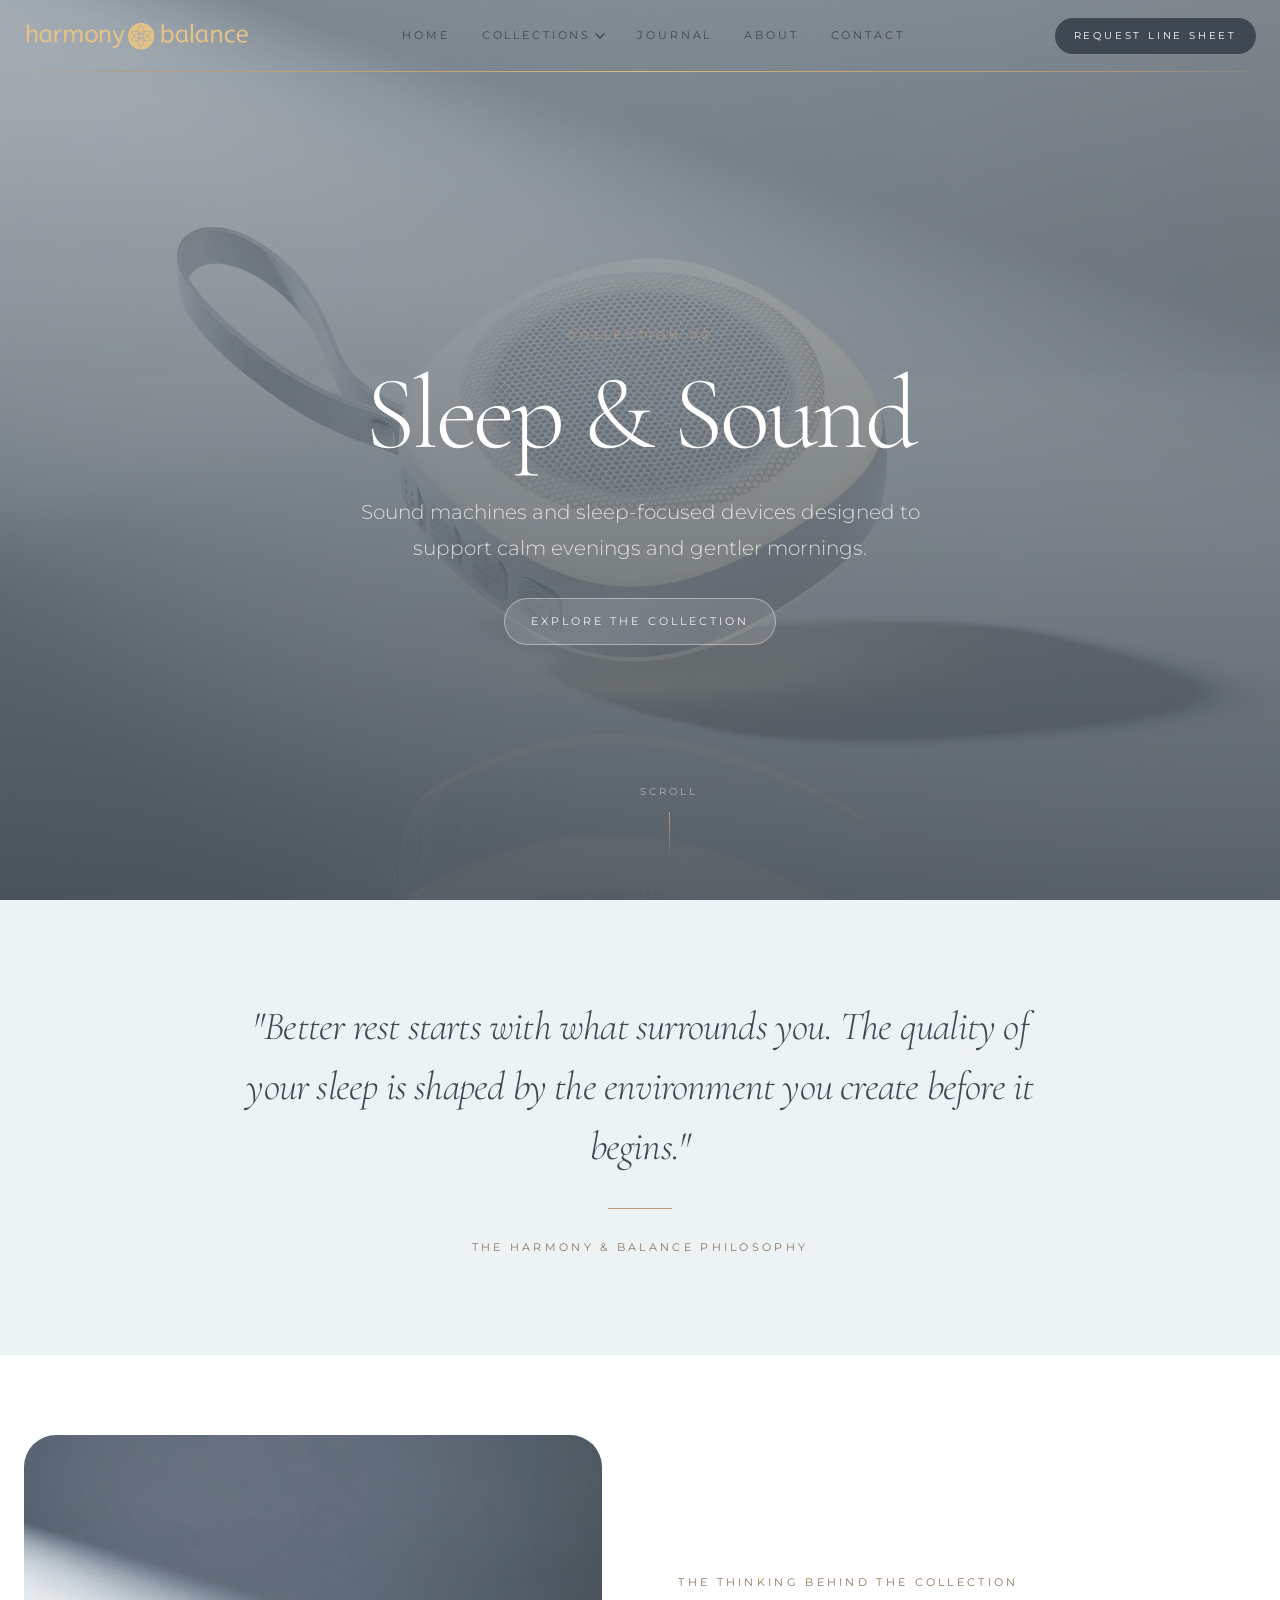
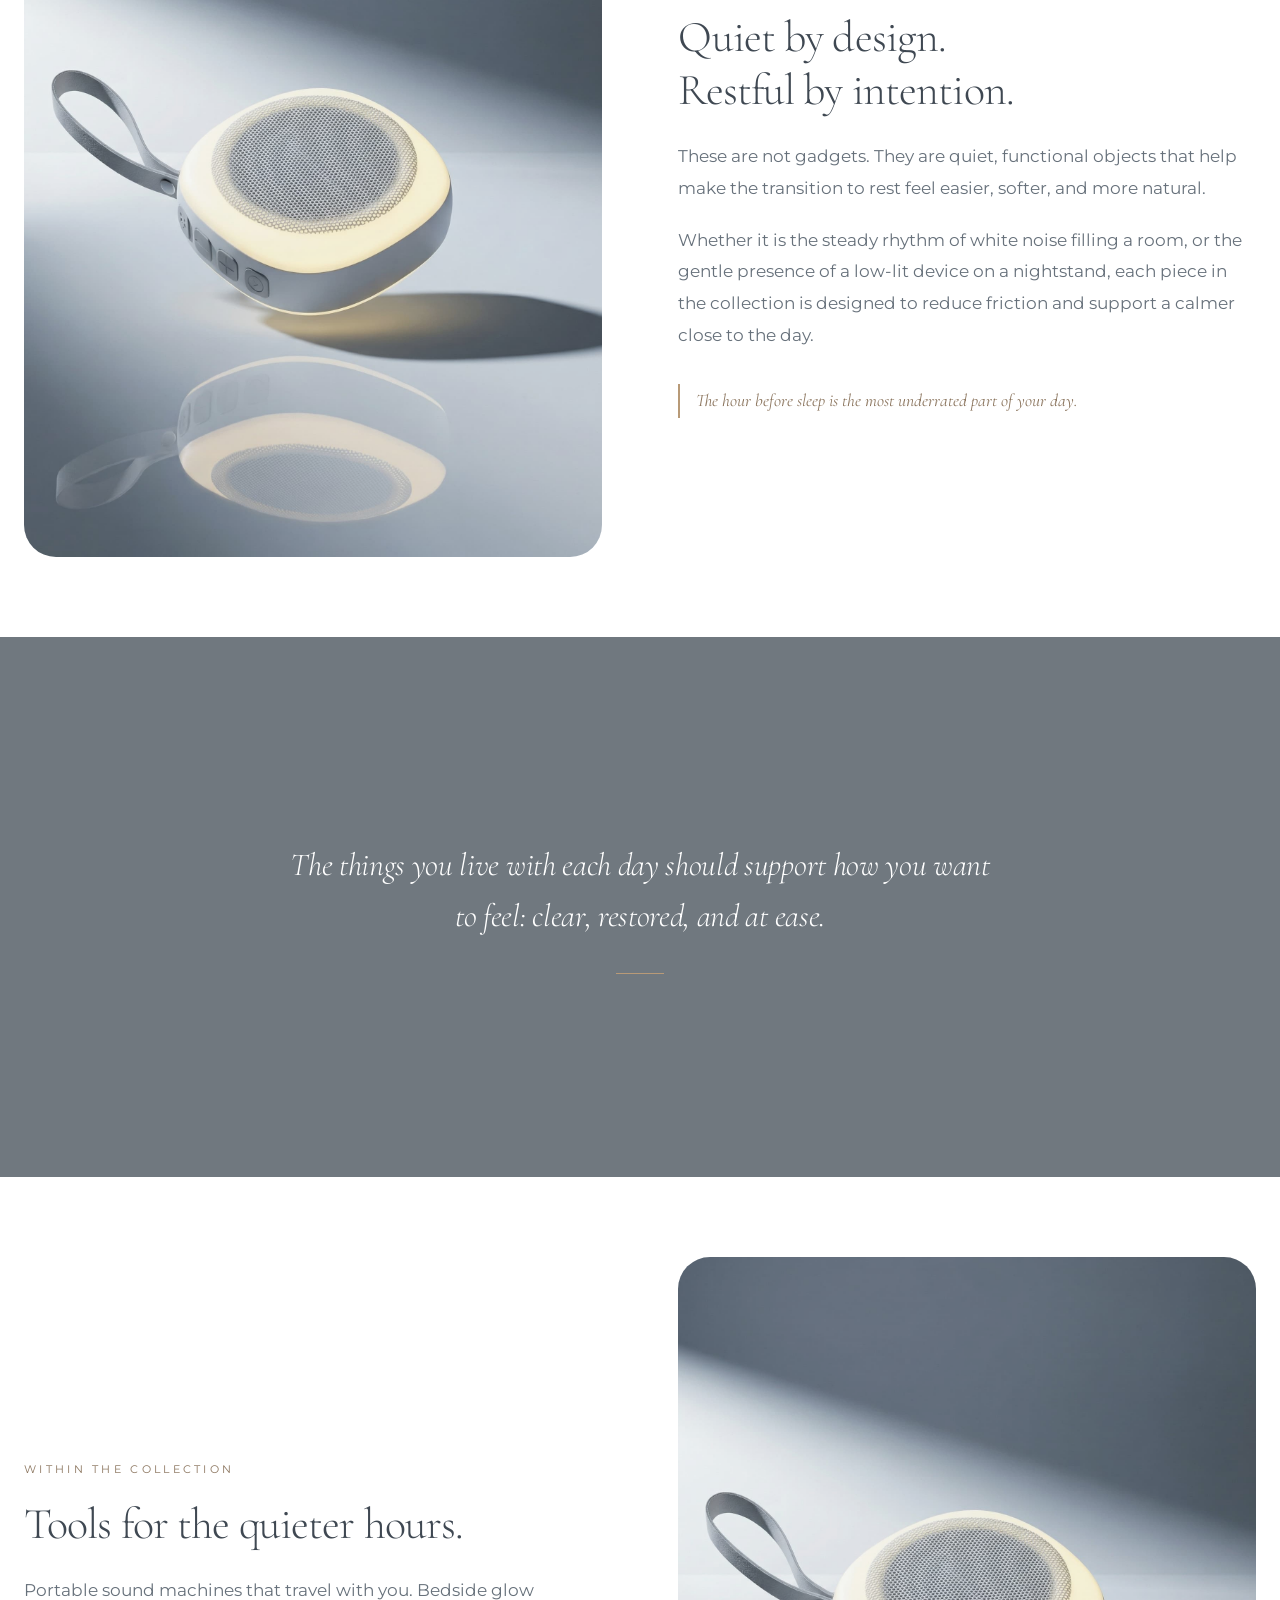
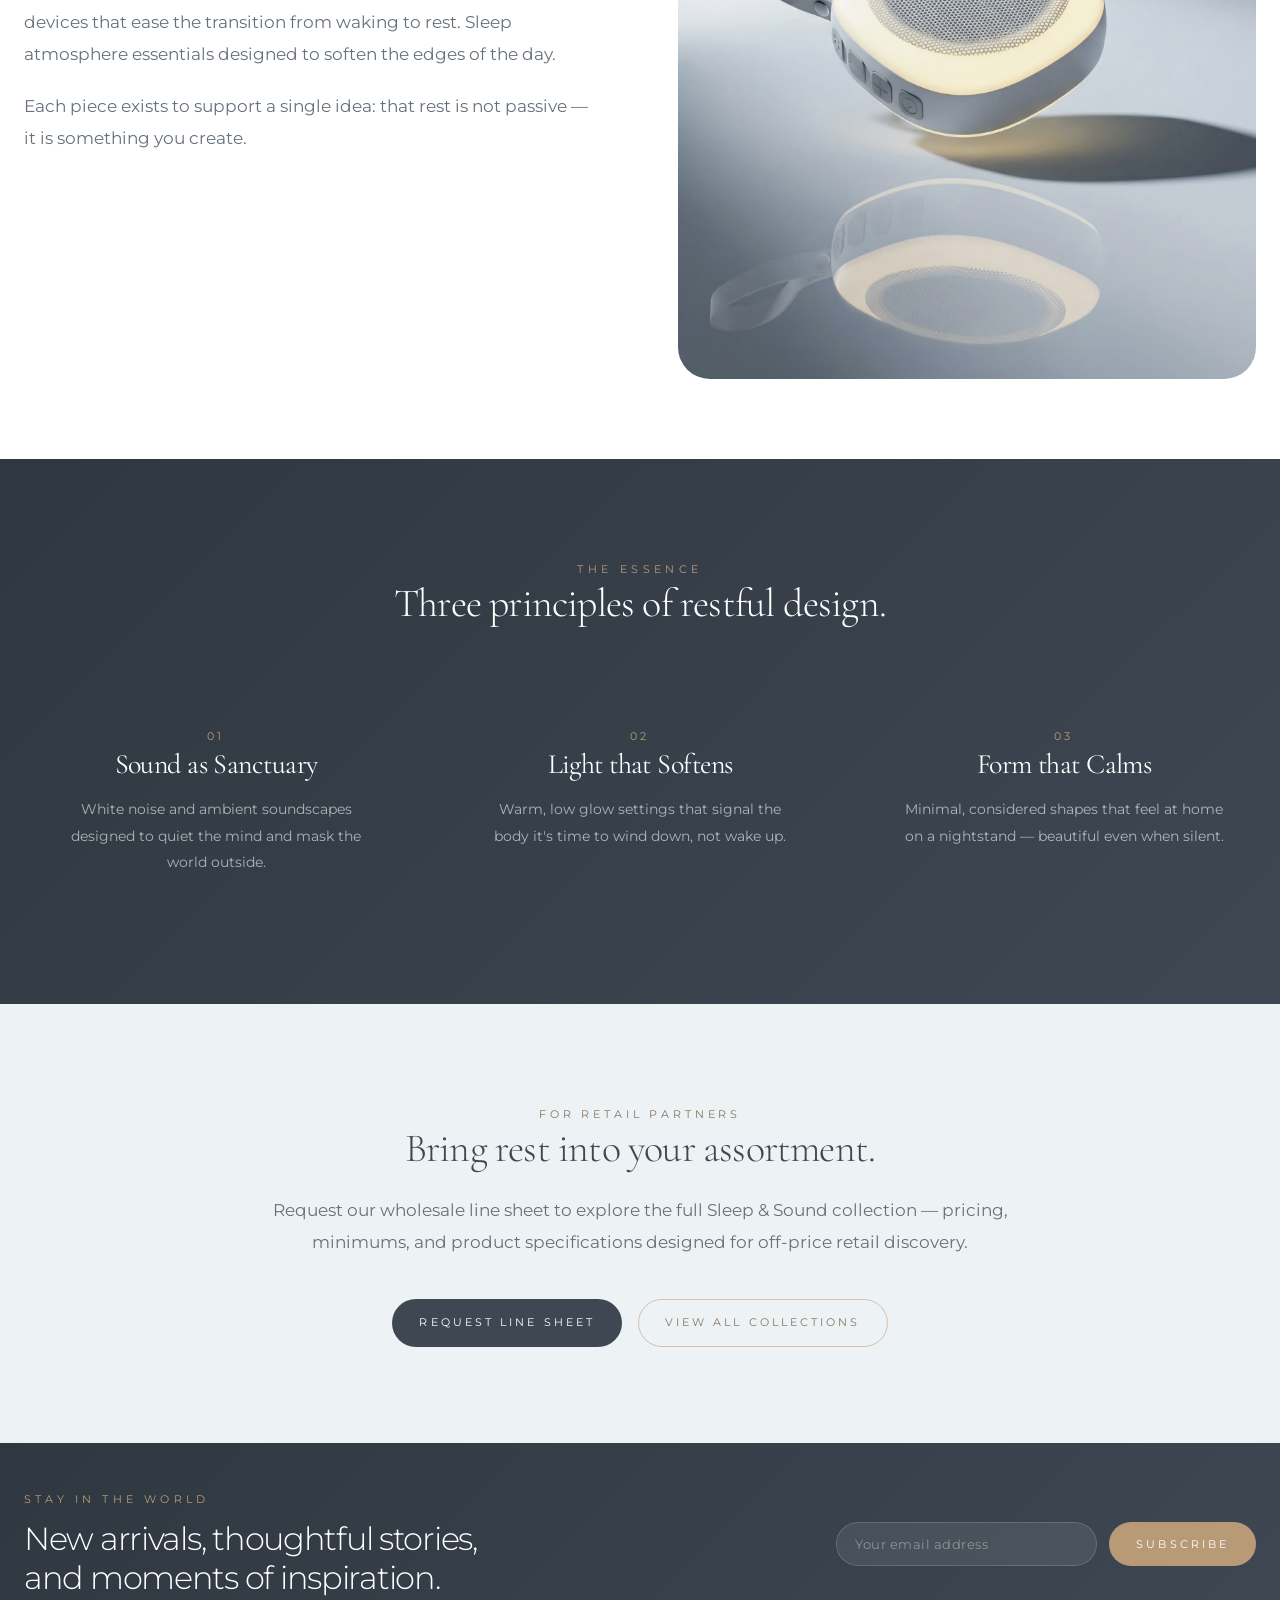
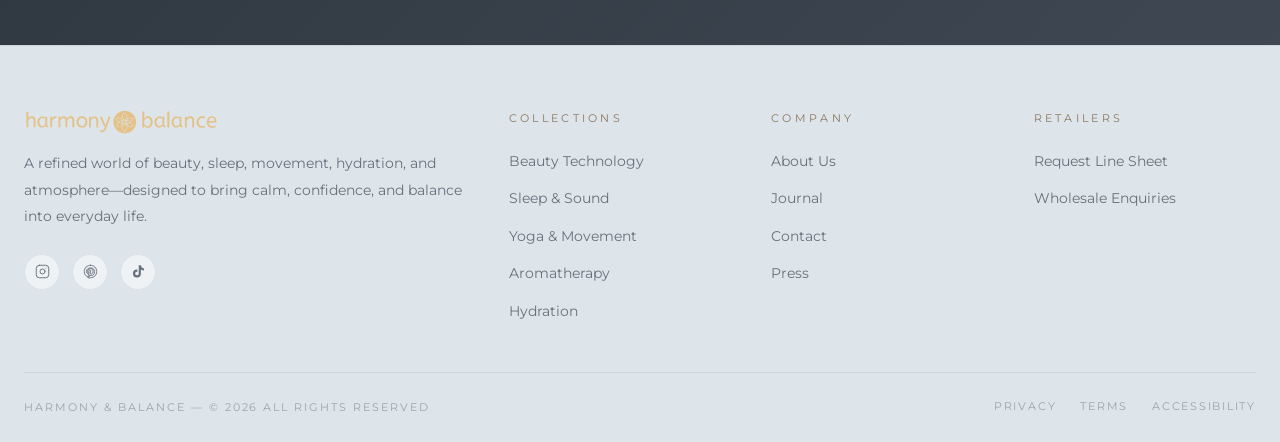
<file: pages/sleep.html>
<!DOCTYPE html>
<html lang="en">
<head>
  <meta charset="UTF-8" />
  <meta name="viewport" content="width=device-width, initial-scale=1.0" />
  <title>Sleep &amp; Sound — Harmony &amp; Balance</title>
  <meta name="description" content="Sound machines and sleep-focused devices that help create quieter, calmer environments. Harmony &amp; Balance Sleep &amp; Sound collection." />

  <link rel="preconnect" href="https://fonts.googleapis.com" />
  <link rel="preconnect" href="https://fonts.gstatic.com" crossorigin />
  <link href="https://fonts.googleapis.com/css2?family=Montserrat:wght@200;300;400;500&family=Cormorant+Garamond:ital,wght@0,300;0,400;1,300;1,400&display=swap" rel="stylesheet" />

  <link rel="stylesheet" href="../css/global.css" />
  <link rel="stylesheet" href="../css/header.css" />
  <link rel="stylesheet" href="../css/category.css" />
  <link rel="stylesheet" href="../css/footer.css" />

  <style>
    /* ════════════════════════════════════════════════════════════
       SLEEP & SOUND — Editorial Enhancement Layer
       Builds on category.css with magazine-style sections
       ════════════════════════════════════════════════════════════ */

    /* ── Serif Typography ── */
    .editorial-serif {
      font-family: 'Cormorant Garamond', Georgia, serif;
    }

    /* ── Enhanced Hero (Full Viewport) ── */
    .cat-hero--editorial {
      min-height: 100vh;
      align-items: center;
      justify-content: center;
      text-align: center;
    }

    .cat-hero--editorial .cat-hero__bg {
      opacity: 0.45;
      animation: kenBurns 25s ease-in-out infinite alternate;
    }

    @keyframes kenBurns {
      0% { transform: scale(1) translate(0, 0); }
      100% { transform: scale(1.06) translate(-0.5%, -0.5%); }
    }

    .cat-hero--editorial .cat-hero__overlay {
      background: linear-gradient(
        180deg,
        rgba(47, 56, 65, 0.25) 0%,
        rgba(47, 56, 65, 0.5) 50%,
        rgba(47, 56, 65, 0.75) 100%
      );
    }

    .cat-hero--editorial .cat-hero__content {
      display: flex;
      flex-direction: column;
      align-items: center;
      justify-content: center;
      padding: var(--space-16) var(--space-6);
      max-width: 56rem;
    }

    .cat-hero--editorial .eyebrow {
      color: var(--gold);
      letter-spacing: 0.4em;
      opacity: 0;
      animation: fadeUp 1s ease forwards 0.3s;
    }

    .cat-hero--editorial h1 {
      font-family: 'Cormorant Garamond', Georgia, serif;
      font-size: clamp(3rem, 9vw, 6.5rem);
      font-weight: 300;
      letter-spacing: -0.03em;
      line-height: 1.05;
      color: var(--white);
      margin-bottom: var(--space-6);
      opacity: 0;
      animation: fadeUp 1s ease forwards 0.5s;
    }

    .cat-hero--editorial p {
      font-size: clamp(1rem, 2vw, 1.25rem);
      font-weight: 300;
      line-height: 1.8;
      color: rgba(255, 255, 255, 0.75);
      max-width: 38rem;
      opacity: 0;
      animation: fadeUp 1s ease forwards 0.7s;
    }

    .cat-hero--editorial .btn-row {
      opacity: 0;
      animation: fadeUp 1s ease forwards 0.9s;
    }

    .hero-scroll-hint {
      position: absolute;
      bottom: var(--space-10);
      left: 50%;
      transform: translateX(-50%);
      display: flex;
      flex-direction: column;
      align-items: center;
      gap: var(--space-3);
      color: rgba(255, 255, 255, 0.5);
      font-size: 10px;
      text-transform: uppercase;
      letter-spacing: 0.3em;
      opacity: 0;
      animation: fadeUp 1s ease forwards 1.1s;
    }

    .hero-scroll-hint__line {
      width: 1px;
      height: 48px;
      background: linear-gradient(to bottom, var(--gold), transparent);
      animation: scrollPulse 2s ease-in-out infinite;
    }

    @keyframes fadeUp {
      from { opacity: 0; transform: translateY(24px); }
      to { opacity: 1; transform: translateY(0); }
    }

    @keyframes scrollPulse {
      0%, 100% { opacity: 0.4; transform: scaleY(1); }
      50% { opacity: 1; transform: scaleY(1.1); }
    }

    /* ── Philosophy Quote Section ── */
    .philosophy-quote {
      background: var(--cream);
      padding: var(--space-24) var(--space-6);
    }

    .philosophy-quote__inner {
      max-width: 52rem;
      margin: 0 auto;
      text-align: center;
    }

    .philosophy-quote__text {
      font-family: 'Cormorant Garamond', Georgia, serif;
      font-size: clamp(1.5rem, 4vw, 2.5rem);
      font-weight: 300;
      font-style: italic;
      line-height: 1.5;
      color: var(--dark);
      letter-spacing: -0.02em;
      margin-bottom: var(--space-8);
    }

    .philosophy-quote__divider {
      width: 64px;
      height: 1px;
      background: var(--gold);
      margin: 0 auto var(--space-6);
    }

    .philosophy-quote__attribution {
      font-size: 11px;
      text-transform: uppercase;
      letter-spacing: 0.3em;
      color: var(--gold-dark);
    }

    /* ── Editorial Section (Enhanced) ── */
    .editorial-section {
      background: #fff;
      padding: var(--space-20) 0;
    }

    .editorial-section .container {
      display: grid;
      grid-template-columns: 1fr;
      gap: clamp(3rem, 6vw, 6rem);
      align-items: center;
    }

    @media (min-width: 1024px) {
      .editorial-section .container {
        grid-template-columns: 1fr 1fr;
      }
      .editorial-section--reverse .editorial-section__image-wrap { order: 2; }
      .editorial-section--reverse .editorial-section__content { order: 1; }
    }

    .editorial-section__image-wrap {
      position: relative;
      border-radius: var(--radius-lg);
      overflow: hidden;
      aspect-ratio: 4/5;
    }

    .editorial-section__image-wrap img {
      width: 100%;
      height: 100%;
      object-fit: cover;
      filter: brightness(0.97) saturate(0.93);
      transition: transform 0.9s ease;
    }

    .editorial-section__image-wrap:hover img {
      transform: scale(1.04);
    }

    .editorial-section__content {
      padding: var(--space-6) 0;
    }

    .editorial-section__eyebrow {
      display: block;
      font-size: 11px;
      letter-spacing: 0.3em;
      text-transform: uppercase;
      color: var(--gold-dark);
      margin-bottom: var(--space-5);
    }

    .editorial-section__heading {
      font-family: 'Cormorant Garamond', Georgia, serif;
      font-size: clamp(1.75rem, 4vw, 2.75rem);
      font-weight: 300;
      letter-spacing: -0.02em;
      line-height: 1.2;
      color: var(--dark);
      margin-bottom: var(--space-6);
    }

    .editorial-section__body {
      font-size: clamp(0.95rem, 1.4vw, 1.05rem);
      line-height: 1.9;
      color: var(--mid);
      margin-bottom: var(--space-5);
    }

    .editorial-section__closing {
      font-family: 'Cormorant Garamond', Georgia, serif;
      font-size: 1.1rem;
      font-style: italic;
      color: var(--gold-dark);
      border-left: 2px solid var(--gold);
      padding-left: var(--space-4);
      margin-top: var(--space-8);
    }

    /* ── Visual Interlude (Full-bleed Quote) ── */
    .visual-interlude {
      position: relative;
      min-height: 60vh;
      display: flex;
      align-items: center;
      justify-content: center;
      overflow: hidden;
    }

    .visual-interlude__bg {
      position: absolute;
      inset: 0;
      background-size: cover;
      background-position: center;
      background-attachment: fixed;
      filter: brightness(0.85) saturate(0.8);
    }

    @media (max-width: 768px) {
      .visual-interlude__bg {
        background-attachment: scroll;
      }
    }

    .visual-interlude__overlay {
      position: absolute;
      inset: 0;
      background: rgba(47, 56, 65, 0.65);
    }

    .visual-interlude__content {
      position: relative;
      z-index: 2;
      max-width: 48rem;
      padding: var(--space-12) var(--space-6);
      text-align: center;
    }

    .visual-interlude__text {
      font-family: 'Cormorant Garamond', Georgia, serif;
      font-size: clamp(1.25rem, 3.5vw, 2rem);
      font-weight: 300;
      font-style: italic;
      line-height: 1.6;
      color: var(--white);
      letter-spacing: -0.01em;
    }

    .visual-interlude__mark {
      display: block;
      width: 48px;
      height: 1px;
      background: var(--gold);
      margin: var(--space-8) auto 0;
    }

    /* ── Essence Pillars (Dark Section) ── */
    .essence-pillars {
      background: linear-gradient(135deg, var(--dark-2), var(--dark));
      padding: var(--space-24) var(--space-6);
    }

    .essence-pillars__header {
      text-align: center;
      max-width: 40rem;
      margin: 0 auto var(--space-16);
    }

    .essence-pillars__eyebrow {
      font-size: 11px;
      text-transform: uppercase;
      letter-spacing: 0.4em;
      color: var(--gold);
      margin-bottom: var(--space-5);
    }

    .essence-pillars__title {
      font-family: 'Cormorant Garamond', Georgia, serif;
      font-size: clamp(1.75rem, 4vw, 2.5rem);
      font-weight: 300;
      color: var(--white);
      letter-spacing: -0.02em;
    }

    .essence-pillars__grid {
      display: grid;
      gap: var(--space-8);
      max-width: var(--max-w);
      margin: 0 auto;
      grid-template-columns: 1fr;
    }

    @media (min-width: 768px) {
      .essence-pillars__grid {
        grid-template-columns: repeat(3, 1fr);
        gap: var(--space-10);
      }
    }

    .essence-pillar {
      text-align: center;
      padding: var(--space-8);
    }

    .essence-pillar__number {
      font-size: 11px;
      letter-spacing: 0.3em;
      color: var(--gold);
      margin-bottom: var(--space-4);
    }

    .essence-pillar__title {
      font-family: 'Cormorant Garamond', Georgia, serif;
      font-size: var(--size-xl);
      font-weight: 400;
      color: var(--white);
      margin-bottom: var(--space-4);
      letter-spacing: -0.02em;
    }

    .essence-pillar__text {
      font-size: var(--size-sm);
      line-height: 1.9;
      color: rgba(255, 255, 255, 0.6);
    }

    /* ── CTA Section ── */
    .sleep-cta {
      background: var(--cream);
      padding: var(--space-24) var(--space-6);
    }

    .sleep-cta__inner {
      max-width: 48rem;
      margin: 0 auto;
      text-align: center;
    }

    .sleep-cta__eyebrow {
      font-size: 11px;
      text-transform: uppercase;
      letter-spacing: 0.35em;
      color: var(--gold-dark);
      margin-bottom: var(--space-5);
    }

    .sleep-cta__title {
      font-family: 'Cormorant Garamond', Georgia, serif;
      font-size: clamp(1.75rem, 4vw, 2.5rem);
      font-weight: 300;
      color: var(--dark);
      letter-spacing: -0.02em;
      margin-bottom: var(--space-6);
    }

    .sleep-cta__text {
      font-size: clamp(0.95rem, 1.4vw, 1.05rem);
      line-height: 1.9;
      color: var(--mid);
      margin-bottom: var(--space-10);
    }

    /* ── Responsive adjustments ── */
    @media (max-width: 768px) {
      .editorial-section__image-wrap {
        aspect-ratio: 4/3;
      }
    }
  </style>
</head>
<body>

<div id="scroll-progress"></div>

<!-- Header injected by components.js -->
<div id="header-placeholder"></div>


<!-- ════════════════════════════════════════════════════════════
     1. CINEMATIC HERO
     ════════════════════════════════════════════════════════════ -->
<section class="cat-hero cat-hero--editorial">
  <div class="cat-hero__bg" style="background-image: url('../images/SOUND-MACHINE.jpg');"></div>
  <div class="cat-hero__overlay"></div>
  <div class="cat-hero__content">
    <span class="eyebrow">Collection 02</span>
    <h1>Sleep &amp; Sound</h1>
    <p>Sound machines and sleep-focused devices designed to support calm evenings and gentler mornings.</p>
    <div class="btn-row" style="margin-top:var(--space-8);">
      <a href="#philosophy" class="btn btn--ghost-light">Explore the Collection</a>
    </div>
  </div>
  <div class="hero-scroll-hint">
    <span>Scroll</span>
    <div class="hero-scroll-hint__line"></div>
  </div>
</section>


<!-- ════════════════════════════════════════════════════════════
     2. PHILOSOPHY QUOTE
     ════════════════════════════════════════════════════════════ -->
<section id="philosophy" class="philosophy-quote">
  <div class="philosophy-quote__inner reveal">
    <p class="philosophy-quote__text">
      "Better rest starts with what surrounds you. The quality of your sleep is shaped by the environment you create before it begins."
    </p>
    <div class="philosophy-quote__divider"></div>
    <span class="philosophy-quote__attribution">The Harmony &amp; Balance Philosophy</span>
  </div>
</section>


<!-- ════════════════════════════════════════════════════════════
     3. EDITORIAL SPREAD — Left Image
     ════════════════════════════════════════════════════════════ -->
<section class="editorial-section">
  <div class="container">
    <div class="editorial-section__image-wrap reveal">
      <img src="../images/SOUND-MACHINE.jpg" alt="Harmony &amp; Balance Sound Machine — bedside sleep device" />
    </div>
    <div class="editorial-section__content reveal reveal--delay-1">
      <span class="editorial-section__eyebrow">The Thinking Behind the Collection</span>
      <h2 class="editorial-section__heading">Quiet by design.<br>Restful by intention.</h2>
      <p class="editorial-section__body">
        These are not gadgets. They are quiet, functional objects that help make the transition to rest feel easier, softer, and more natural.
      </p>
      <p class="editorial-section__body">
        Whether it is the steady rhythm of white noise filling a room, or the gentle presence of a low-lit device on a nightstand, each piece in the collection is designed to reduce friction and support a calmer close to the day.
      </p>
      <p class="editorial-section__closing">
        The hour before sleep is the most underrated part of your day.
      </p>
    </div>
  </div>
</section>


<!-- ════════════════════════════════════════════════════════════
     4. VISUAL INTERLUDE — Full-bleed Quote
     ════════════════════════════════════════════════════════════ -->
<section class="visual-interlude">
  <div class="visual-interlude__bg" style="background-image: url('../images/SOUND-MACHINE.jpg');"></div>
  <div class="visual-interlude__overlay"></div>
  <div class="visual-interlude__content reveal">
    <p class="visual-interlude__text">
      The things you live with each day should support how you want to feel: clear, restored, and at ease.
    </p>
    <span class="visual-interlude__mark"></span>
  </div>
</section>


<!-- ════════════════════════════════════════════════════════════
     5. EDITORIAL SPREAD — Right Image (Reversed)
     ════════════════════════════════════════════════════════════ -->
<section class="editorial-section editorial-section--reverse">
  <div class="container">
    <div class="editorial-section__image-wrap reveal">
      <img src="../images/SOUND-MACHINE.jpg" alt="Sleep collection device detail" />
    </div>
    <div class="editorial-section__content reveal reveal--delay-1">
      <span class="editorial-section__eyebrow">Within the Collection</span>
      <h2 class="editorial-section__heading">Tools for the quieter hours.</h2>
      <p class="editorial-section__body">
        Portable sound machines that travel with you. Bedside glow devices that ease the transition from waking to rest. Sleep atmosphere essentials designed to soften the edges of the day.
      </p>
      <p class="editorial-section__body">
        Each piece exists to support a single idea: that rest is not passive — it is something you create.
      </p>
    </div>
  </div>
</section>


<!-- ════════════════════════════════════════════════════════════
     6. ESSENCE PILLARS — Dark Section
     ════════════════════════════════════════════════════════════ -->
<section class="essence-pillars">
  <div class="essence-pillars__header reveal">
    <span class="essence-pillars__eyebrow">The Essence</span>
    <h2 class="essence-pillars__title">Three principles of restful design.</h2>
  </div>
  <div class="essence-pillars__grid">
    <div class="essence-pillar reveal">
      <span class="essence-pillar__number">01</span>
      <h3 class="essence-pillar__title">Sound as Sanctuary</h3>
      <p class="essence-pillar__text">
        White noise and ambient soundscapes designed to quiet the mind and mask the world outside.
      </p>
    </div>
    <div class="essence-pillar reveal reveal--delay-1">
      <span class="essence-pillar__number">02</span>
      <h3 class="essence-pillar__title">Light that Softens</h3>
      <p class="essence-pillar__text">
        Warm, low glow settings that signal the body it's time to wind down, not wake up.
      </p>
    </div>
    <div class="essence-pillar reveal reveal--delay-2">
      <span class="essence-pillar__number">03</span>
      <h3 class="essence-pillar__title">Form that Calms</h3>
      <p class="essence-pillar__text">
        Minimal, considered shapes that feel at home on a nightstand — beautiful even when silent.
      </p>
    </div>
  </div>
</section>


<!-- ════════════════════════════════════════════════════════════
     7. CTA SECTION
     ════════════════════════════════════════════════════════════ -->
<section class="sleep-cta">
  <div class="sleep-cta__inner reveal">
    <span class="sleep-cta__eyebrow">For Retail Partners</span>
    <h2 class="sleep-cta__title">Bring rest into your assortment.</h2>
    <p class="sleep-cta__text">
      Request our wholesale line sheet to explore the full Sleep &amp; Sound collection — pricing, minimums, and product specifications designed for off-price retail discovery.
    </p>
    <div class="btn-row" style="justify-content:center; gap:var(--space-4);">
      <a href="../index.html#contact" class="btn btn--dark">Request Line Sheet</a>
      <a href="../index.html#categories" class="btn btn--outline">View All Collections</a>
    </div>
  </div>
</section>


<!-- Newsletter injected by components.js -->
<div id="newsletter-placeholder"></div>


<!-- ════════════════════════════════════════════════════════════
     9. FOOTER
     ════════════════════════════════════════════════════════════ -->
<!-- Footer injected by components.js -->
<div id="footer-placeholder"></div>

<script src="../js/components.js"></script>
<script src="../js/nav.js"></script>

</body>
</html>
</file>
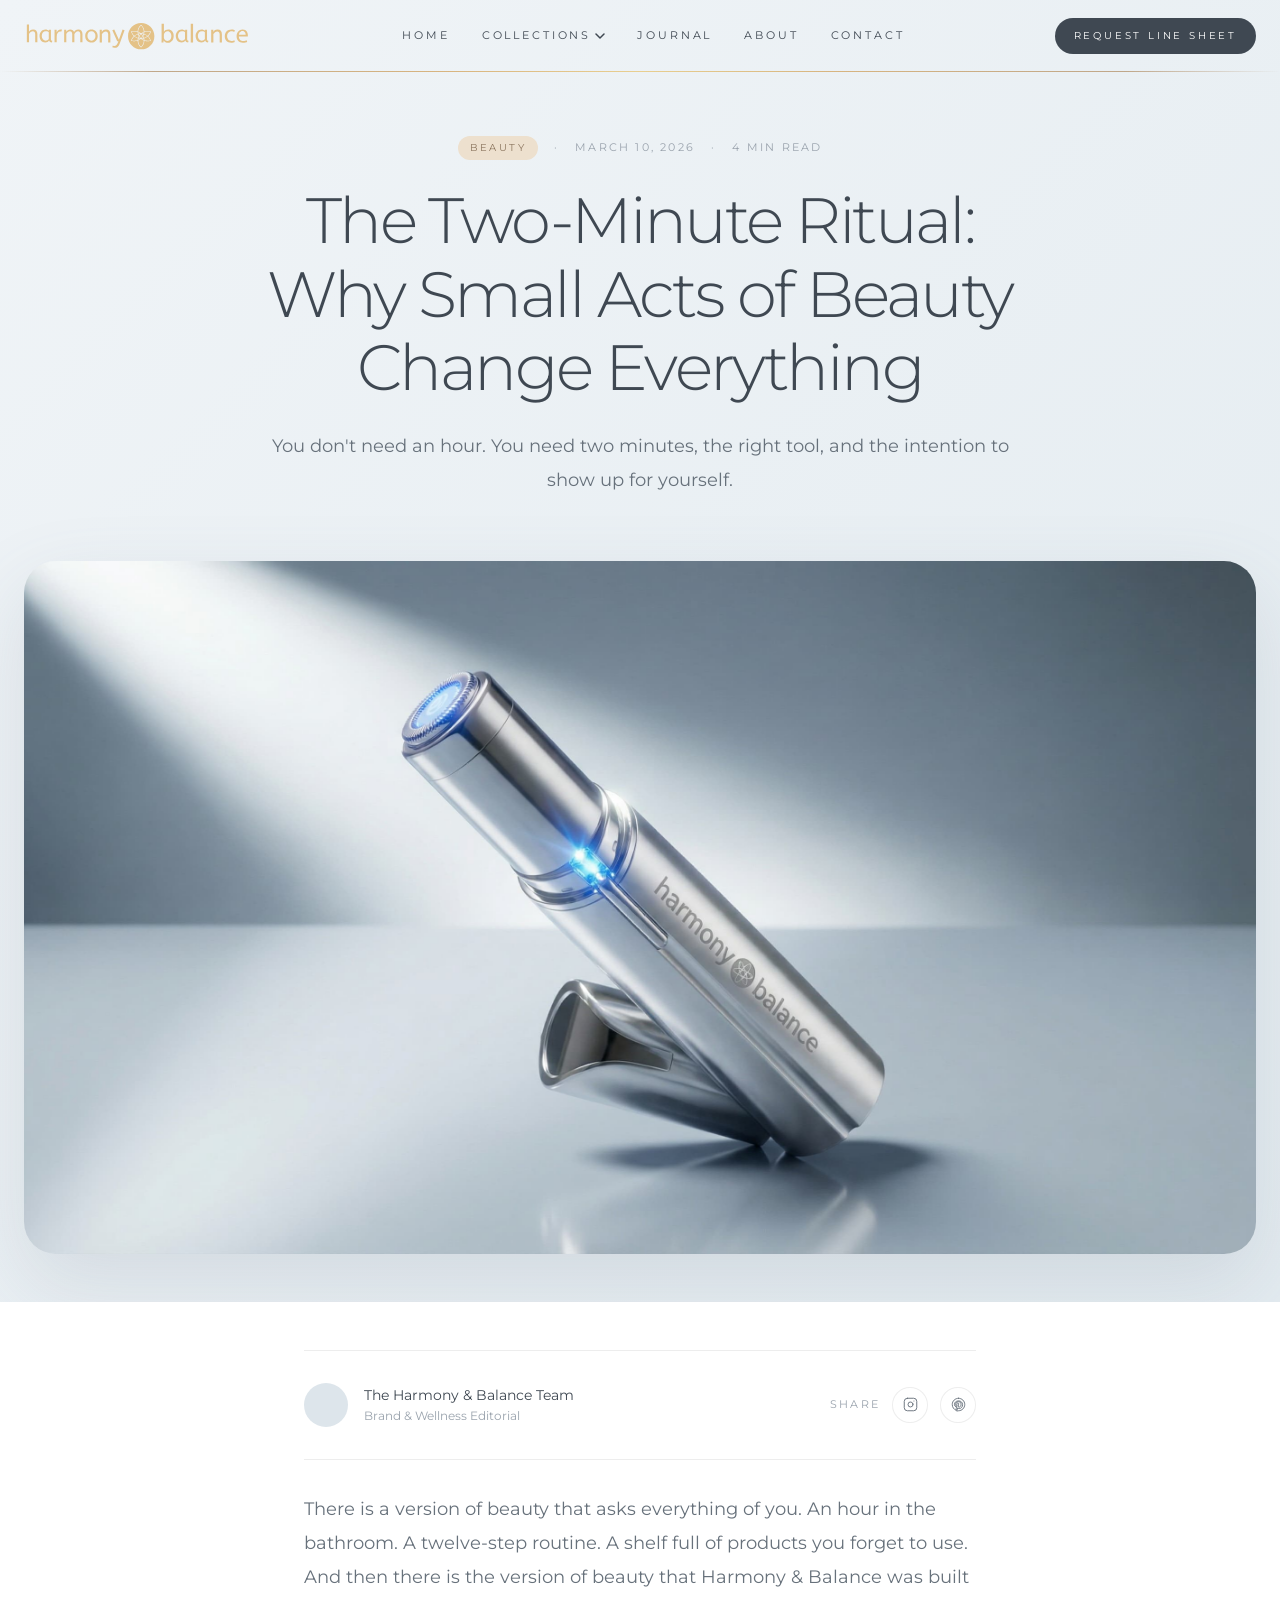
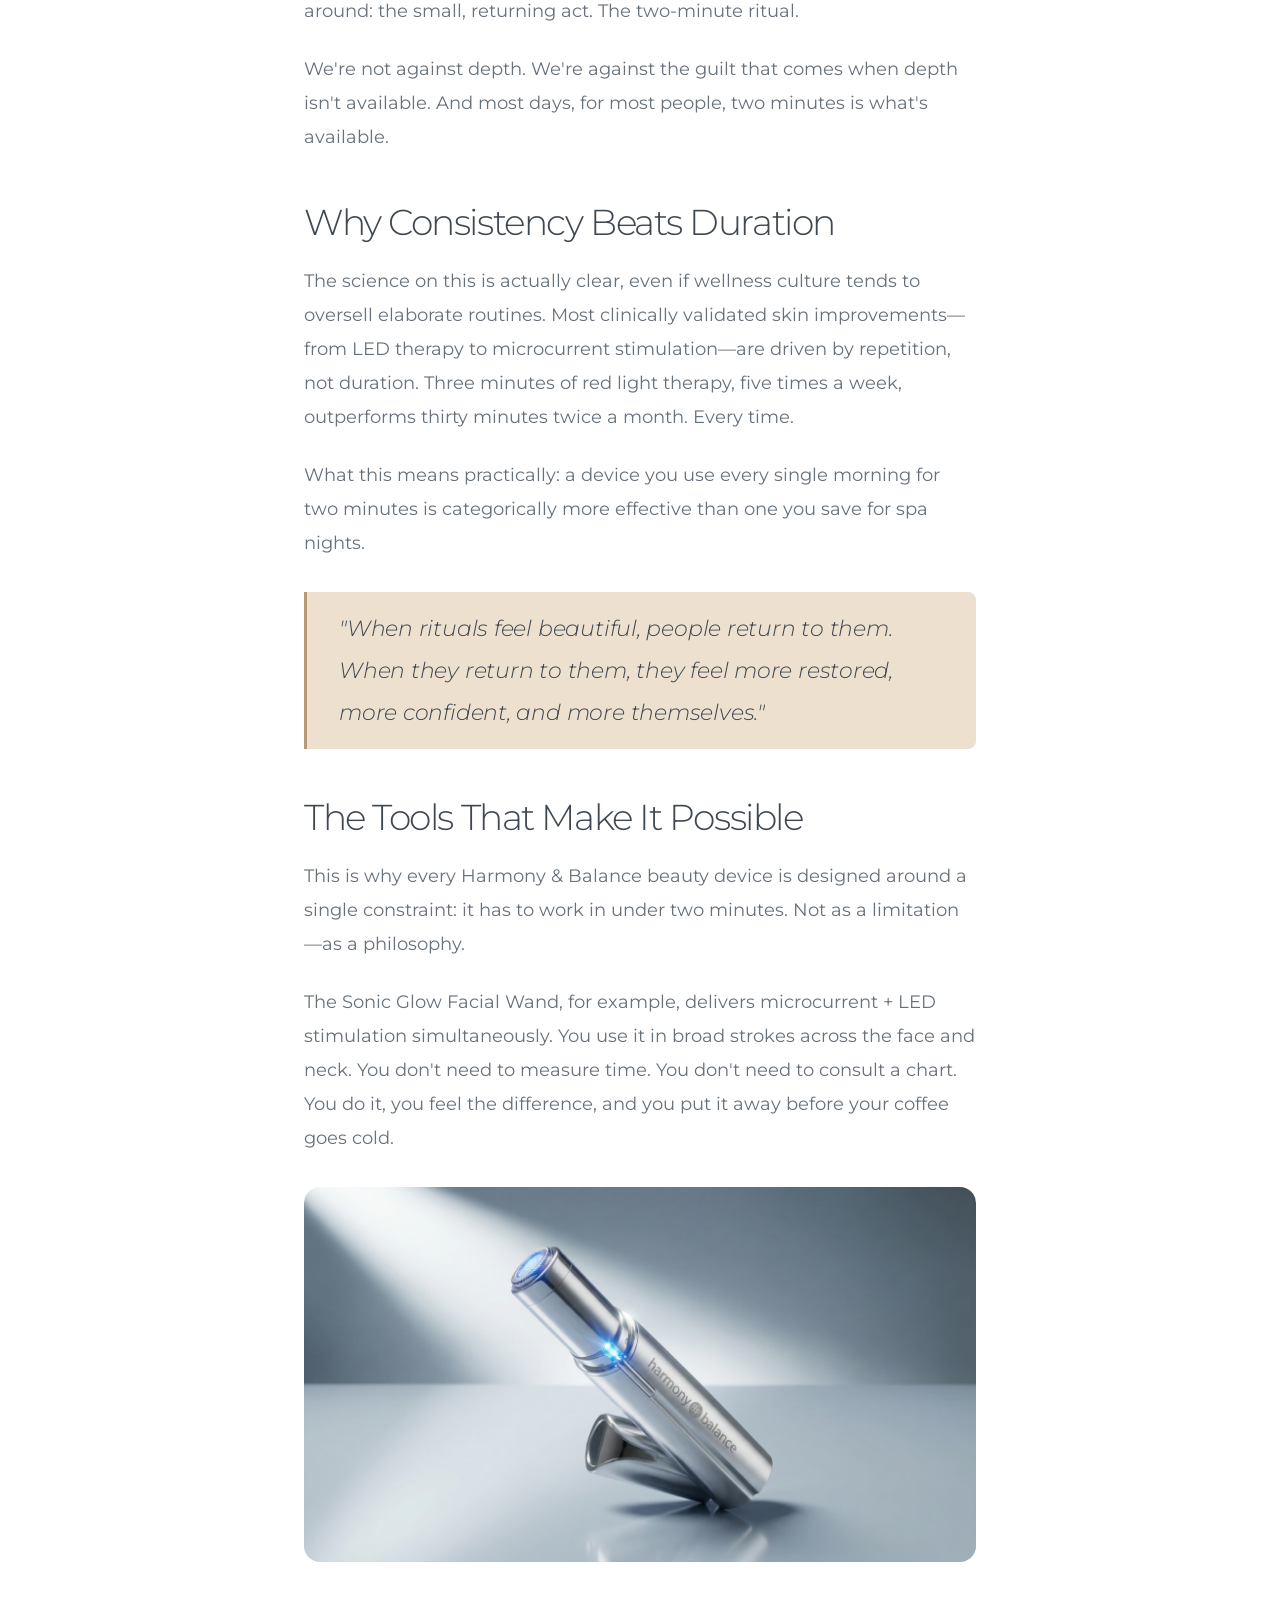
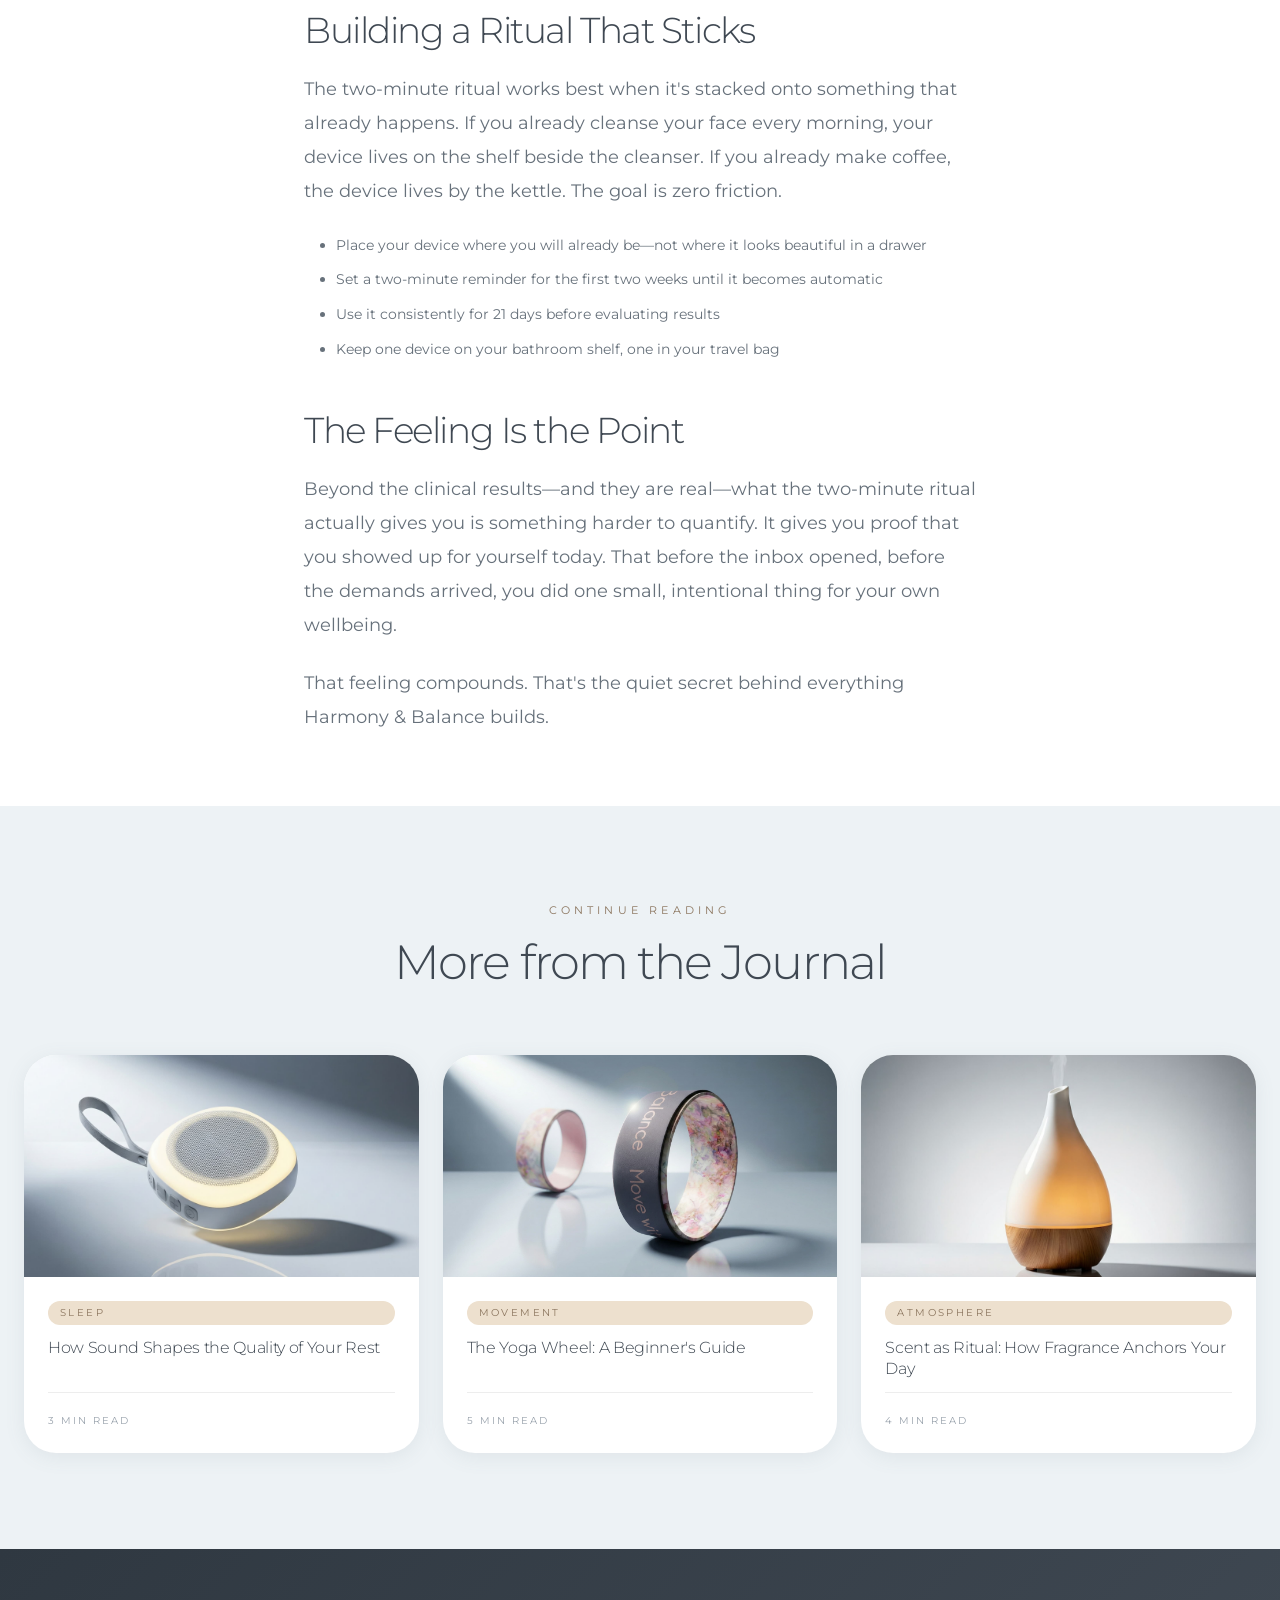
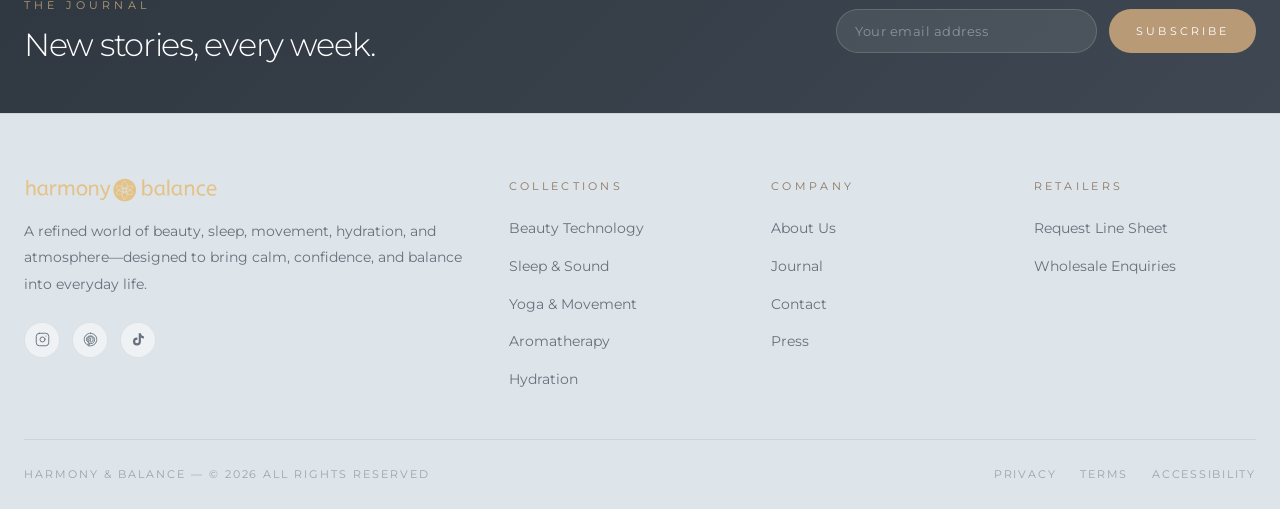
<file: pages/blog/post-template.html>
<!DOCTYPE html>
<html lang="en">
<head>
  <meta charset="UTF-8" />
  <meta name="viewport" content="width=device-width, initial-scale=1.0" />
  <title>The Two-Minute Ritual — Harmony & Balance Journal</title>
  <meta name="description" content="Why small acts of beauty change everything. Harmony & Balance Journal." />

  <link rel="preconnect" href="https://fonts.googleapis.com" />
  <link rel="preconnect" href="https://fonts.gstatic.com" crossorigin />
  <link href="https://fonts.googleapis.com/css2?family=Montserrat:wght@200;300;400;500&display=swap" rel="stylesheet" />

  <link rel="stylesheet" href="../../css/global.css" />
  <link rel="stylesheet" href="../../css/header.css" />
  <link rel="stylesheet" href="../../css/blog.css" />
  <link rel="stylesheet" href="../../css/footer.css" />

  <!-- Scroll progress visible on long posts -->
  <style>
    #scroll-progress { display: block; }
  </style>
</head>
<body>

<div id="scroll-progress"></div>

<!-- ════ HEADER ════ -->
<!-- Header injected by components.js -->
<div id="header-placeholder"></div>


<!-- ════ POST HERO ════ -->
<div class="post-hero">
  <div class="post-hero__inner">
    <div class="post-hero__meta">
      <span class="badge badge--gold">Beauty</span>
      <span>·</span>
      <span>March 10, 2026</span>
      <span>·</span>
      <span>4 min read</span>
    </div>
    <h1>The Two-Minute Ritual:<br>Why Small Acts of Beauty Change Everything</h1>
    <p>You don't need an hour. You need two minutes, the right tool, and the intention to show up for yourself.</p>
  </div>
  <div class="post-hero__cover">
    <img src="../../images/FACE-DEVICES.jpg" alt="Sonic Glow Facial Wand in use" />
  </div>
</div>


<!-- ════ POST BODY ════ -->
<article class="post-body">
  <div class="post-body__inner">

    <!-- Author + share -->
    <div class="post-meta-bar">
      <div class="post-author">
        <div class="post-author__avatar" style="background:var(--cream-dark); border-radius:50%; width:44px; height:44px;"></div>
        <div>
          <div class="post-author__name">The Harmony & Balance Team</div>
          <div class="post-author__title">Brand &amp; Wellness Editorial</div>
        </div>
      </div>
      <div class="post-share">
        <span class="post-share__label">Share</span>
        <a href="#" class="social-icon" aria-label="Share on Instagram">
          <svg viewBox="0 0 24 24" fill="none" stroke="currentColor" stroke-width="1.5" stroke-linecap="round" stroke-linejoin="round">
            <rect x="2" y="2" width="20" height="20" rx="5" ry="5"/><path d="M16 11.37A4 4 0 1 1 12.63 8 4 4 0 0 1 16 11.37z"/><line x1="17.5" y1="6.5" x2="17.51" y2="6.5"/>
          </svg>
        </a>
        <a href="#" class="social-icon" aria-label="Share on Pinterest">
          <svg viewBox="0 0 24 24" fill="none" stroke="currentColor" stroke-width="1.5" stroke-linecap="round" stroke-linejoin="round">
            <path d="M12 2C6.477 2 2 6.477 2 12c0 4.236 2.636 7.855 6.356 9.312-.088-.791-.167-2.005.035-2.868.181-.78 1.172-4.97 1.172-4.97s-.299-.598-.299-1.482c0-1.388.806-2.428 1.808-2.428.852 0 1.265.64 1.265 1.408 0 .858-.546 2.14-.828 3.33-.236.995.499 1.806 1.476 1.806 1.771 0 3.132-1.867 3.132-4.562 0-2.387-1.715-4.055-4.163-4.055-2.836 0-4.5 2.126-4.5 4.323 0 .856.33 1.773.741 2.274a.3.3 0 0 1 .069.286c-.076.313-.244.995-.277 1.134-.044.183-.146.222-.337.134C6.41 15.21 5.5 13.42 5.5 11.98 5.5 8.955 7.7 6.2 12.2 6.2c3.568 0 6.34 2.541 6.34 5.937 0 3.542-2.233 6.392-5.333 6.392-1.042 0-2.023-.542-2.359-1.181l-.641 2.397c-.232.894-.859 2.013-1.28 2.695A10 10 0 0 0 12 22c5.523 0 10-4.477 10-10S17.523 2 12 2z"/>
          </svg>
        </a>
      </div>
    </div>

    <!-- Article content -->
    <div class="article-content">

      <p>There is a version of beauty that asks everything of you. An hour in the bathroom. A twelve-step routine. A shelf full of products you forget to use. And then there is the version of beauty that Harmony & Balance was built around: the small, returning act. The two-minute ritual.</p>

      <p>We're not against depth. We're against the guilt that comes when depth isn't available. And most days, for most people, two minutes is what's available.</p>

      <h2>Why Consistency Beats Duration</h2>

      <p>The science on this is actually clear, even if wellness culture tends to oversell elaborate routines. Most clinically validated skin improvements—from LED therapy to microcurrent stimulation—are driven by repetition, not duration. Three minutes of red light therapy, five times a week, outperforms thirty minutes twice a month. Every time.</p>

      <p>What this means practically: a device you use every single morning for two minutes is categorically more effective than one you save for spa nights.</p>

      <blockquote>
        <p>"When rituals feel beautiful, people return to them. When they return to them, they feel more restored, more confident, and more themselves."</p>
      </blockquote>

      <h2>The Tools That Make It Possible</h2>

      <p>This is why every Harmony & Balance beauty device is designed around a single constraint: it has to work in under two minutes. Not as a limitation—as a philosophy.</p>

      <p>The Sonic Glow Facial Wand, for example, delivers microcurrent + LED stimulation simultaneously. You use it in broad strokes across the face and neck. You don't need to measure time. You don't need to consult a chart. You do it, you feel the difference, and you put it away before your coffee goes cold.</p>

      <img src="../../images/FACE-DEVICES.jpg" alt="The Sonic Glow Facial Wand" />

      <h2>Building a Ritual That Sticks</h2>

      <p>The two-minute ritual works best when it's stacked onto something that already happens. If you already cleanse your face every morning, your device lives on the shelf beside the cleanser. If you already make coffee, the device lives by the kettle. The goal is zero friction.</p>

      <ul>
        <li>Place your device where you will already be—not where it looks beautiful in a drawer</li>
        <li>Set a two-minute reminder for the first two weeks until it becomes automatic</li>
        <li>Use it consistently for 21 days before evaluating results</li>
        <li>Keep one device on your bathroom shelf, one in your travel bag</li>
      </ul>

      <h2>The Feeling Is the Point</h2>

      <p>Beyond the clinical results—and they are real—what the two-minute ritual actually gives you is something harder to quantify. It gives you proof that you showed up for yourself today. That before the inbox opened, before the demands arrived, you did one small, intentional thing for your own wellbeing.</p>

      <p>That feeling compounds. That's the quiet secret behind everything Harmony & Balance builds.</p>

    </div>

  </div>
</article>


<!-- ════ RELATED POSTS ════ -->
<section class="related-posts section">
  <div class="container">
    <div class="section-header">
      <span class="eyebrow">Continue Reading</span>
      <h2>More from the Journal</h2>
    </div>
    <div class="blog-grid">
      <article class="blog-card">
        <div class="blog-card__image"><img src="../../images/SOUND-MACHINE.jpg" alt="Sleep rituals" /></div>
        <div class="blog-card__body">
          <span class="blog-card__tag badge badge--gold">Sleep</span>
          <h3 class="blog-card__title">How Sound Shapes the Quality of Your Rest</h3>
          <div class="blog-card__meta"><span>3 min read</span></div>
        </div>
      </article>
      <article class="blog-card">
        <div class="blog-card__image"><img src="../../images/yoga-wheel.jpg" alt="Yoga wheel" /></div>
        <div class="blog-card__body">
          <span class="blog-card__tag badge badge--gold">Movement</span>
          <h3 class="blog-card__title">The Yoga Wheel: A Beginner's Guide</h3>
          <div class="blog-card__meta"><span>5 min read</span></div>
        </div>
      </article>
      <article class="blog-card">
        <div class="blog-card__image"><img src="../../images/DIFFUSER.jpg" alt="Scent ritual" /></div>
        <div class="blog-card__body">
          <span class="blog-card__tag badge badge--gold">Atmosphere</span>
          <h3 class="blog-card__title">Scent as Ritual: How Fragrance Anchors Your Day</h3>
          <div class="blog-card__meta"><span>4 min read</span></div>
        </div>
      </article>
    </div>
  </div>
</section>


<!-- ════ NEWSLETTER + FOOTER ════ -->
<div class="newsletter-strip">
  <div class="newsletter-strip__inner">
    <div class="newsletter-strip__copy">
      <div class="newsletter-strip__eyebrow">The Journal</div>
      <h3 class="newsletter-strip__heading">New stories, every week.</h3>
    </div>
    <form class="newsletter-strip__form" onsubmit="return false;">
      <input class="newsletter-input" type="email" placeholder="Your email address" />
      <button class="btn btn--gold" type="submit">Subscribe</button>
    </form>
  </div>
</div>

<!-- Footer injected by components.js -->
<div id="footer-placeholder"></div>

<script src="../../js/components.js"></script>
<script src="../../js/nav.js"></script>

</body>
</html>
</file>
<file: css/global.css>
/* ============================================================
   HARMONY & BALANCE — global.css
   Global reset, CSS variables, typography, utility classes,
   shared UI components (buttons, cards, badges, grid helpers).
   All other stylesheets import or layer on top of this file.
   ============================================================ */


/* ── 1. CSS Custom Properties (Design Tokens) ─────────────── */
:root {

  /* Brand palette */
  --cream:        #edf2f5;
  --cream-dark:   #dde5eb;
  --white:        #ffffff;
  --dark:         #3f4852;
  --dark-2:       #2f3841;
  --mid:          #67717b;
  --light:        #7a848f;
  --muted:        #9aa3ad;
  --gold:         #b89a77;
  --gold-dark:    #8c765f;
  --gold-light:   #d6c1aa;
  --gold-ultra:   #ede0ce;

  /* Semantic */
  --bg:           var(--cream);
  --text-primary: var(--dark);
  --text-mid:     var(--mid);
  --text-muted:   var(--muted);
  --border:       rgba(0,0,0,0.07);
  --border-light: rgba(255,255,255,0.6);
  --shadow-sm:    0 4px 20px rgba(100,115,130,0.10);
  --shadow-md:    0 16px 48px rgba(100,115,130,0.14);
  --shadow-lg:    0 30px 80px rgba(100,115,130,0.16);

  /* Typography */
  --font:         'Montserrat', ui-sans-serif, system-ui, sans-serif;
  --size-xs:      0.75rem;      /* 12px */
  --size-sm:      0.875rem;     /* 14px */
  --size-base:    1rem;         /* 16px */
  --size-md:      1.125rem;     /* 18px */
  --size-lg:      1.375rem;     /* 22px */
  --size-xl:      1.75rem;      /* 28px */
  --size-2xl:     2.25rem;      /* 36px */
  --size-3xl:     3rem;         /* 48px */
  --size-4xl:     4rem;         /* 64px */
  --size-hero:    clamp(3.5rem, 10vw, 9rem);

  /* Eyebrow / tracking */
  --track-wide:   0.30em;
  --track-wider:  0.38em;

  /* Spacing scale */
  --space-1:  0.25rem;
  --space-2:  0.5rem;
  --space-3:  0.75rem;
  --space-4:  1rem;
  --space-5:  1.25rem;
  --space-6:  1.5rem;
  --space-8:  2rem;
  --space-10: 2.5rem;
  --space-12: 3rem;
  --space-16: 4rem;
  --space-20: 5rem;
  --space-24: 6rem;

  /* Radii */
  --radius-sm:   0.5rem;
  --radius-md:   1rem;
  --radius-lg:   2rem;
  --radius-full: 999px;

  /* Transitions */
  --ease:       cubic-bezier(0.22, 1, 0.36, 1);
  --transition: 0.3s var(--ease);

  /* Layout */
  --max-w:      1280px;
  --header-h:   72px;
}


/* ── 2. Reset ──────────────────────────────────────────────── */
*, *::before, *::after {
  box-sizing: border-box;
  margin: 0;
  padding: 0;
}

html {
  scroll-behavior: smooth;
  font-size: 16px;
  -webkit-text-size-adjust: 100%;
}

body {
  font-family: var(--font);
  background: var(--bg);
  color: var(--text-primary);
  -webkit-font-smoothing: antialiased;
  -moz-osx-font-smoothing: grayscale;
  line-height: 1.6;
}

img, video, svg {
  display: block;
  max-width: 100%;
}

a {
  color: inherit;
  text-decoration: none;
}

button {
  font-family: var(--font);
  cursor: pointer;
  border: none;
  background: none;
}

ul, ol { list-style: none; }

input, textarea, select {
  font-family: var(--font);
  font-size: var(--size-base);
}

/* ── 3. Typography ─────────────────────────────────────────── */
h1, h2, h3, h4, h5, h6 {
  font-weight: 300;
  letter-spacing: -0.04em;
  line-height: 1.15;
  color: var(--text-primary);
}

h1 { font-size: clamp(var(--size-3xl), 6vw, var(--size-4xl)); }
h2 { font-size: clamp(var(--size-2xl), 5vw, var(--size-3xl)); }
h3 { font-size: clamp(var(--size-xl),  3.5vw, var(--size-2xl)); }
h4 { font-size: clamp(var(--size-lg),  2.5vw, var(--size-xl)); }
h5 { font-size: var(--size-md); }
h6 { font-size: var(--size-base); }

p {
  font-size: clamp(var(--size-sm), 1.4vw, var(--size-md));
  line-height: 1.9;
  color: var(--text-mid);
}

/* Eyebrow label style */
.eyebrow {
  display: block;
  font-size: 11px;
  text-transform: uppercase;
  letter-spacing: var(--track-wider);
  color: var(--gold-dark);
  margin-bottom: var(--space-4);
}

.eyebrow--light { color: rgba(255,255,255,0.6); }
.eyebrow--muted { color: var(--muted); }

/* ── 4. Layout helpers ─────────────────────────────────────── */
.container {
  width: 100%;
  max-width: var(--max-w);
  margin-left: auto;
  margin-right: auto;
  padding-left: var(--space-6);
  padding-right: var(--space-6);
}

.section {
  padding-top: var(--space-24);
  padding-bottom: var(--space-24);
}

.section--sm {
  padding-top: var(--space-16);
  padding-bottom: var(--space-16);
}

/* 2-column auto grid */
.grid-2 {
  display: grid;
  gap: var(--space-6);
  grid-template-columns: 1fr;
}
@media (min-width: 768px)  { .grid-2  { grid-template-columns: 1fr 1fr; } }

/* 3-column auto grid */
.grid-3 {
  display: grid;
  gap: var(--space-6);
  grid-template-columns: 1fr;
}
@media (min-width: 640px)  { .grid-3  { grid-template-columns: 1fr 1fr; } }
@media (min-width: 1024px) { .grid-3  { grid-template-columns: 1fr 1fr 1fr; } }

/* 4-column auto grid */
.grid-4 {
  display: grid;
  gap: var(--space-6);
  grid-template-columns: 1fr 1fr;
}
@media (min-width: 1024px) { .grid-4  { grid-template-columns: repeat(4, 1fr); } }

/* Flex helpers */
.flex         { display: flex; }
.flex-center  { display: flex; align-items: center; justify-content: center; }
.flex-between { display: flex; align-items: center; justify-content: space-between; }
.flex-col     { display: flex; flex-direction: column; }
.gap-4        { gap: var(--space-4); }
.gap-6        { gap: var(--space-6); }

/* ── 5. Buttons ────────────────────────────────────────────── */

/* Primary dark */
.btn {
  display: inline-flex;
  align-items: center;
  gap: var(--space-2);
  padding: 14px 26px;
  border-radius: var(--radius-full);
  font-size: 11px;
  font-weight: 400;
  text-transform: uppercase;
  letter-spacing: 0.28em;
  font-family: var(--font);
  cursor: pointer;
  transition: background var(--transition), color var(--transition), border-color var(--transition), transform 0.15s;
  white-space: nowrap;
}
.btn:active { transform: scale(0.97); }

.btn--dark {
  background: var(--dark);
  color: var(--white);
  border: 1px solid transparent;
}
.btn--dark:hover { background: var(--dark-2); }

.btn--gold {
  background: var(--gold);
  color: var(--white);
  border: 1px solid transparent;
}
.btn--gold:hover { background: var(--gold-dark); }

.btn--outline {
  background: transparent;
  color: var(--gold-dark);
  border: 1px solid var(--gold-light);
}
.btn--outline:hover { background: rgba(255,255,255,0.7); }

.btn--glass {
  background: rgba(255,255,255,0.5);
  color: #4d5661;
  border: 1px solid rgba(255,255,255,0.6);
  backdrop-filter: blur(12px);
  -webkit-backdrop-filter: blur(12px);
}
.btn--glass:hover { background: rgba(255,255,255,0.8); }

.btn--ghost-light {
  background: rgba(255,255,255,0.12);
  color: rgba(255,255,255,0.9);
  border: 1px solid rgba(255,255,255,0.4);
}
.btn--ghost-light:hover { background: rgba(255,255,255,0.22); }

/* Button row */
.btn-row {
  display: flex;
  flex-wrap: wrap;
  gap: var(--space-4);
  margin-top: var(--space-8);
}

/* ── 6. Cards ──────────────────────────────────────────────── */
.card {
  border-radius: var(--radius-lg);
  overflow: hidden;
  background: var(--white);
  box-shadow: var(--shadow-md);
  transition: transform var(--transition), box-shadow var(--transition);
}
.card:hover {
  transform: translateY(-4px);
  box-shadow: var(--shadow-lg);
}

.card--glass {
  background: rgba(255,255,255,0.7);
  border: 1px solid rgba(255,255,255,0.7);
  backdrop-filter: blur(24px);
  -webkit-backdrop-filter: blur(24px);
  box-shadow: var(--shadow-lg);
}

.card--warm {
  background: #f7f2ec;
  box-shadow: var(--shadow-md);
}

.card__image {
  width: 100%;
  aspect-ratio: 4/3;
  object-fit: cover;
  object-position: center;
}

.card__image--square { aspect-ratio: 1; }
.card__image--wide   { aspect-ratio: 16/9; }

.card__body {
  padding: var(--space-8);
}

.card__label {
  font-size: 11px;
  text-transform: uppercase;
  letter-spacing: 0.28em;
  color: var(--gold-dark);
  margin-bottom: var(--space-3);
}

.card__title {
  font-size: var(--size-lg);
  font-weight: 300;
  letter-spacing: -0.03em;
  color: var(--dark);
  margin-bottom: var(--space-4);
  line-height: 1.3;
}

.card__text {
  font-size: var(--size-sm);
  line-height: 1.85;
  color: var(--mid);
}

.card__footer {
  padding: var(--space-4) var(--space-8) var(--space-8);
  display: flex;
  align-items: center;
  justify-content: space-between;
}

/* ── 7. Section header pattern ─────────────────────────────── */
.section-header {
  text-align: center;
  max-width: 48rem;
  margin: 0 auto var(--space-16);
}

.section-header h2 {
  margin-bottom: var(--space-5);
}

.section-header p {
  font-size: clamp(var(--size-base), 1.6vw, var(--size-md));
  color: var(--mid);
}

/* ── 8. Divider / rule ─────────────────────────────────────── */
.divider {
  width: 48px;
  height: 1px;
  background: var(--gold);
  margin: var(--space-6) auto;
}

.divider--left { margin-left: 0; }

/* ── 9. Badge / tag ────────────────────────────────────────── */
.badge {
  display: inline-block;
  padding: 4px 12px;
  border-radius: var(--radius-full);
  font-size: 10px;
  text-transform: uppercase;
  letter-spacing: 0.24em;
  font-weight: 400;
}

.badge--gold  { background: var(--gold-ultra); color: var(--gold-dark); }
.badge--dark  { background: var(--dark);       color: var(--white); }
.badge--light { background: rgba(255,255,255,0.18); color: rgba(255,255,255,0.85); }

/* ── 10. Page hero banner (for inner pages) ────────────────── */
.page-hero {
  position: relative;
  min-height: 52vh;
  display: flex;
  align-items: flex-end;
  overflow: hidden;
  background: linear-gradient(135deg, #c8d4dd, #dde5eb, #edf2f5);
  padding-top: var(--header-h);
}

.page-hero__bg {
  position: absolute;
  inset: 0;
  background-size: cover;
  background-position: center;
  opacity: 0.55;
  filter: saturate(0.7) brightness(0.85);
}

.page-hero__overlay {
  position: absolute;
  inset: 0;
  background: linear-gradient(
    to top,
    rgba(237,242,245,0.96) 0%,
    rgba(237,242,245,0.40) 50%,
    rgba(237,242,245,0.10) 100%
  );
}

.page-hero__content {
  position: relative;
  z-index: 2;
  width: 100%;
  max-width: var(--max-w);
  margin: 0 auto;
  padding: var(--space-16) var(--space-6);
}

/* ── 11. Scroll fade-in animation ──────────────────────────── */
.reveal {
  opacity: 0;
  transform: translateY(28px);
  transition: opacity 0.85s var(--ease), transform 0.85s var(--ease);
}
.reveal.is-visible {
  opacity: 1;
  transform: translateY(0);
}
.reveal--delay-1 { transition-delay: 0.12s; }
.reveal--delay-2 { transition-delay: 0.24s; }
.reveal--delay-3 { transition-delay: 0.36s; }
.reveal--delay-4 { transition-delay: 0.48s; }

/* ── 12. Utility classes ───────────────────────────────────── */
.text-center  { text-align: center; }
.text-left    { text-align: left; }
.text-right   { text-align: right; }
.text-white   { color: var(--white); }
.text-gold    { color: var(--gold); }
.text-muted   { color: var(--muted); }

.mt-4  { margin-top: var(--space-4); }
.mt-6  { margin-top: var(--space-6); }
.mt-8  { margin-top: var(--space-8); }
.mt-12 { margin-top: var(--space-12); }
.mb-4  { margin-bottom: var(--space-4); }
.mb-6  { margin-bottom: var(--space-6); }
.mb-8  { margin-bottom: var(--space-8); }

.hidden { display: none !important; }
.sr-only {
  position: absolute;
  width: 1px; height: 1px;
  padding: 0; margin: -1px;
  overflow: hidden;
  clip: rect(0,0,0,0);
  white-space: nowrap;
  border-width: 0;
}
</file>
<file: css/header.css>
/* ============================================================
   HARMONY & BALANCE — header.css
   Sticky site header: logo, desktop nav with dropdowns,
   mobile hamburger menu, scroll-state transparency.
   ============================================================ */

/* ── Header shell ──────────────────────────────────────────── */
#site-header {
  position: fixed;
  top: 0;
  left: 0;
  right: 0;
  z-index: 1000;
  height: var(--header-h);
  display: flex;
  align-items: center;
  transition:
    background   0.5s var(--ease),
    box-shadow   0.5s var(--ease),
    backdrop-filter 0.5s;
}

/* Transparent state — on top of hero */
#site-header.is-top {
  background: transparent;
  box-shadow: none;
}

/* Scrolled state — frosted glass */
#site-header.is-scrolled {
  background: rgba(237, 242, 245, 0.88);
  backdrop-filter: blur(20px);
  -webkit-backdrop-filter: blur(20px);
  box-shadow: 0 1px 0 rgba(0,0,0,0.06), 0 8px 32px rgba(100,115,130,0.08);
}

/* Dark video slide override — stay light text */
#site-header.is-dark {
  background: transparent;
  box-shadow: none;
}

/* ── Gold accent line under header — static ─────────────────── */
/* Thin 1px gold line. Fades to transparent at edges.
   No animation. Brand asset, not a feature. Still, structural, refined. */
#site-header::after {
  content: '';
  position: absolute;
  bottom: 0;
  left: 0;
  right: 0;
  height: 1px;
  background: linear-gradient(
    90deg,
    transparent  0%,
    #b89a77     12%,
    #d4aa6b     35%,
    #e8c97e     50%,
    #d4aa6b     65%,
    #b89a77     88%,
    transparent 100%
  );
  opacity: 0.85;
  pointer-events: none;
  z-index: 1;
  /* No animation — static structural element */
}

/* Slightly more visible on dark/final slide */
#site-header.is-dark::after {
  opacity: 1;
}


/* ── Header inner layout ───────────────────────────────────── */
.header__inner {
  width: 100%;
  max-width: var(--max-w);
  margin: 0 auto;
  padding: 0 var(--space-6);
  display: flex;
  align-items: center;
  justify-content: space-between;
  gap: var(--space-8);
}

/* ── Logo ──────────────────────────────────────────────────── */
.header__logo {
  flex-shrink: 0;
  display: flex;
  align-items: center;
}

/* ── Logo: static warm gold text ────────────────────────────── */
/* Static gold — no animation. The hero moves plenty already.
   A multi-stop gradient gives subtle dimensional depth (lighter center,
   deeper at edges) — exactly how foil ink reads on packaging at rest.
   No shimmer, no sweep. Confident. Expensive. Still.              */
.logo-text {
  font-family: var(--font, 'Montserrat', sans-serif);
  font-weight: 300;
  font-size: 13px;
  letter-spacing: 0.28em;
  text-transform: uppercase;
  white-space: nowrap;
  display: block;

  /* Static foil-depth gradient: warm amber edges, champagne highlight centre */
  background: linear-gradient(
    105deg,
    #8c6a35  0%,
    #c9a96e  30%,
    #e8c97e  50%,
    #c9a96e  70%,
    #8c6a35  100%
  );
  -webkit-background-clip: text;
  -webkit-text-fill-color: transparent;
  background-clip: text;
  /* No animation — intentionally calm */
}

/* On dark / video final slide — slightly brighter so it reads against black */
#site-header.is-dark .logo-text {
  background: linear-gradient(
    105deg,
    #a07840  0%,
    #d4aa6b  30%,
    #f0d080  50%,
    #d4aa6b  70%,
    #a07840  100%
  );
  -webkit-background-clip: text;
  background-clip: text;
  -webkit-text-fill-color: transparent;
}

/* Footer logo — same static treatment */
.footer__logo-text {
  font-family: var(--font, 'Montserrat', sans-serif);
  font-weight: 300;
  font-size: 12px;
  letter-spacing: 0.28em;
  text-transform: uppercase;
  background: linear-gradient(
    105deg,
    #8c6a35 0%, #c9a96e 30%, #e8c97e 50%, #c9a96e 70%, #8c6a35 100%
  );
  -webkit-background-clip: text;
  background-clip: text;
  -webkit-text-fill-color: transparent;
  display: inline-block;
}

/* ── Desktop navigation ────────────────────────────────────── */
.header__nav {
  display: none;
}
@media (min-width: 1024px) {
  .header__nav {
    display: flex;
    align-items: center;
    gap: var(--space-2);
  }
}

.nav__list {
  display: flex;
  align-items: center;
  gap: var(--space-1);
}

.nav__item {
  position: relative;
}

.nav__link {
  display: inline-flex;
  align-items: center;
  gap: 4px;
  padding: 8px 14px;
  font-size: 11px;
  text-transform: uppercase;
  letter-spacing: 0.26em;
  font-weight: 400;
  color: var(--dark);
  border-radius: var(--radius-full);
  transition: color var(--transition), background var(--transition);
  white-space: nowrap;
}

.nav__link:hover {
  color: var(--gold-dark);
  background: rgba(184,154,119,0.08);
}

.nav__link.is-active {
  color: var(--gold-dark);
}

/* Caret icon for dropdown triggers */
.nav__caret {
  width: 10px;
  height: 10px;
  transition: transform 0.3s;
}
.nav__item:hover .nav__caret,
.nav__item.is-open .nav__caret {
  transform: rotate(180deg);
}

/* Light nav on dark bg */
#site-header.is-dark .nav__link { color: rgba(255,255,255,0.85); }
#site-header.is-dark .nav__link:hover {
  color: var(--white);
  background: rgba(255,255,255,0.10);
}

/* ── Dropdown panel ────────────────────────────────────────── */
.nav__dropdown {
  position: absolute;
  top: 100%;
  left: 50%;
  transform: translateX(-50%) translateY(-8px);
  min-width: 200px;
  background: rgba(237,242,245,0.96);
  backdrop-filter: blur(24px);
  -webkit-backdrop-filter: blur(24px);
  border: 1px solid rgba(255,255,255,0.7);
  border-radius: var(--radius-md);
  box-shadow: var(--shadow-lg);
  padding: var(--space-5) var(--space-2) var(--space-3);
  opacity: 0;
  pointer-events: none;
  transition: opacity 0.25s var(--ease), transform 0.25s var(--ease);
}

.nav__item:hover .nav__dropdown,
.nav__item.is-open .nav__dropdown {
  opacity: 1;
  pointer-events: auto;
  transform: translateX(-50%) translateY(0);
}

.nav__dropdown-link {
  display: flex;
  align-items: center;
  gap: var(--space-3);
  padding: 10px 14px;
  border-radius: var(--radius-sm);
  font-size: 12px;
  text-transform: uppercase;
  letter-spacing: 0.22em;
  color: var(--dark);
  transition: background var(--transition), color var(--transition);
}

.nav__dropdown-link:hover {
  background: rgba(184,154,119,0.10);
  color: var(--gold-dark);
}

.nav__dropdown-icon {
  width: 28px;
  height: 28px;
  border-radius: var(--radius-sm);
  background: var(--gold-ultra);
  display: flex;
  align-items: center;
  justify-content: center;
  flex-shrink: 0;
  font-size: 14px;
}

/* ── Header CTA area ───────────────────────────────────────── */
.header__actions {
  display: flex;
  align-items: center;
  gap: var(--space-4);
}

.header__actions .btn {
  padding: 9px 18px;
  font-size: 10px;
}

/* Hide CTA on small screens */
.header__actions .btn--dark {
  display: none;
}
@media (min-width: 1024px) {
  .header__actions .btn--dark {
    display: inline-flex;
  }
}

/* ── Hamburger button (mobile) ─────────────────────────────── */
.header__hamburger {
  display: flex;
  flex-direction: column;
  justify-content: center;
  gap: 5px;
  width: 36px;
  height: 36px;
  padding: 6px;
  border-radius: var(--radius-sm);
  cursor: pointer;
  transition: background var(--transition);
}
.header__hamburger:hover { background: rgba(0,0,0,0.05); }

@media (min-width: 1024px) {
  .header__hamburger { display: none; }
}

.hamburger__bar {
  display: block;
  width: 22px;
  height: 1.5px;
  background: var(--dark);
  border-radius: 2px;
  transition: transform 0.35s var(--ease), opacity 0.25s, width 0.3s;
  transform-origin: center;
}

/* Light bars on dark bg */
#site-header.is-dark .hamburger__bar { background: rgba(255,255,255,0.9); }

/* Open state: animate to × */
.header__hamburger.is-open .hamburger__bar:nth-child(1) {
  transform: translateY(6.5px) rotate(45deg);
}
.header__hamburger.is-open .hamburger__bar:nth-child(2) {
  opacity: 0;
  transform: scaleX(0);
}
.header__hamburger.is-open .hamburger__bar:nth-child(3) {
  transform: translateY(-6.5px) rotate(-45deg);
}

/* ── Mobile menu panel ─────────────────────────────────────── */
#mobile-menu {
  position: fixed;
  inset: 0;
  z-index: 999;
  display: flex;
  flex-direction: column;
  background: rgba(237,242,245,0.97);
  backdrop-filter: blur(28px);
  -webkit-backdrop-filter: blur(28px);
  padding: calc(var(--header-h) + var(--space-8)) var(--space-6) var(--space-8);
  opacity: 0;
  pointer-events: none;
  transform: translateY(-16px);
  transition: opacity 0.4s var(--ease), transform 0.4s var(--ease);
}

#mobile-menu.is-open {
  opacity: 1;
  pointer-events: auto;
  transform: translateY(0);
}

.mobile-nav__list {
  display: flex;
  flex-direction: column;
  gap: var(--space-1);
  flex: 1;
}

.mobile-nav__link {
  display: flex;
  align-items: center;
  justify-content: space-between;
  padding: var(--space-4) var(--space-3);
  font-size: var(--size-lg);
  font-weight: 300;
  letter-spacing: -0.03em;
  color: var(--dark);
  border-bottom: 1px solid var(--border);
  transition: color var(--transition);
}

.mobile-nav__link:hover { color: var(--gold-dark); }

.mobile-nav__sub {
  display: flex;
  flex-direction: column;
  padding: var(--space-2) 0 var(--space-4) var(--space-4);
  gap: var(--space-2);
  overflow: hidden;
  max-height: 0;
  transition: max-height 0.4s var(--ease);
}

.mobile-nav__sub.is-open { max-height: 400px; }

.mobile-nav__sub-link {
  font-size: var(--size-sm);
  text-transform: uppercase;
  letter-spacing: 0.22em;
  color: var(--mid);
  padding: var(--space-2) 0;
  transition: color var(--transition);
}
.mobile-nav__sub-link:hover { color: var(--gold-dark); }

.mobile-nav__footer {
  margin-top: var(--space-8);
  display: flex;
  flex-direction: column;
  gap: var(--space-4);
}

/* ── Scroll progress bar (ultra-thin gold line at top) ─────── */
#scroll-progress {
  position: fixed;
  top: 0;
  left: 0;
  height: 2px;
  width: 0%;
  background: linear-gradient(to right, var(--gold-light), var(--gold), var(--gold-dark));
  z-index: 1001;
  transition: width 0.1s linear;
}

/* ── SVG Logo Styling ───────────────────────────────────────── */
/* For the h_n_b_logo.svg file — properly sized for header/footer */
.header__logo-svg {
  height: 28px;
  width: auto;
  display: block;
}

.footer__logo-svg {
  height: 24px;
  width: auto;
  display: block;
  margin-bottom: var(--space-4);
}

/* Responsive: slightly smaller on mobile */
@media (max-width: 767px) {
  .header__logo-svg {
    height: 22px;
  }
  .footer__logo-svg {
    height: 20px;
  }
}
</file>
<file: css/blog.css>
/* ============================================================
   HARMONY & BALANCE — blog.css
   Blog listing page and single post layout.
   ============================================================ */

/* ── Blog listing hero ─────────────────────────────────────── */
.blog-hero {
  padding-top: var(--header-h);
  background: linear-gradient(135deg, #f0f4f7, #e3ebf0, #d8e3ea);
  padding-bottom: var(--space-16);
}

.blog-hero__inner {
  max-width: var(--max-w);
  margin: 0 auto;
  padding: var(--space-16) var(--space-6) 0;
  text-align: center;
}

.blog-hero__inner h1 { margin: var(--space-5) 0; }

.blog-hero__inner p {
  max-width: 36rem;
  margin: 0 auto;
}

/* ── Blog filter bar ───────────────────────────────────────── */
.blog-filters {
  background: var(--white);
  border-bottom: 1px solid var(--border);
  position: sticky;
  top: var(--header-h);
  z-index: 100;
}

.blog-filters__inner {
  max-width: var(--max-w);
  margin: 0 auto;
  padding: var(--space-4) var(--space-6);
  display: flex;
  gap: var(--space-3);
  overflow-x: auto;
  scrollbar-width: none;
}
.blog-filters__inner::-webkit-scrollbar { display: none; }

/* ── Blog listing ──────────────────────────────────────────── */
.blog-listing {
  background: var(--cream);
}

/* Featured post (full-width top card) */
.blog-featured {
  display: grid;
  gap: var(--space-8);
  align-items: center;
  margin-bottom: var(--space-16);
  border-radius: var(--radius-lg);
  overflow: hidden;
  background: var(--white);
  box-shadow: var(--shadow-md);
}

@media (min-width: 768px) {
  .blog-featured { grid-template-columns: 1.2fr 0.8fr; }
}

.blog-featured__image {
  aspect-ratio: 16/9;
  overflow: hidden;
}

@media (min-width: 768px) {
  .blog-featured__image { aspect-ratio: auto; min-height: 380px; }
}

.blog-featured__image img {
  width: 100%;
  height: 100%;
  object-fit: cover;
  transition: transform 0.7s var(--ease);
}

.blog-featured:hover .blog-featured__image img {
  transform: scale(1.04);
}

.blog-featured__content {
  padding: var(--space-10);
}

.blog-featured__tag {
  display: inline-block;
  margin-bottom: var(--space-5);
}

.blog-featured__content h2 {
  font-size: clamp(var(--size-xl), 3vw, var(--size-2xl));
  margin-bottom: var(--space-5);
}

.blog-featured__content p {
  margin-bottom: var(--space-8);
}

.blog-featured__meta {
  display: flex;
  align-items: center;
  gap: var(--space-4);
  font-size: 11px;
  text-transform: uppercase;
  letter-spacing: 0.2em;
  color: var(--muted);
}

/* Blog card grid */
.blog-grid {
  display: grid;
  gap: var(--space-6);
  grid-template-columns: 1fr;
}

@media (min-width: 640px)  { .blog-grid { grid-template-columns: 1fr 1fr; } }
@media (min-width: 1024px) { .blog-grid { grid-template-columns: repeat(3, 1fr); } }

/* Blog card */
.blog-card {
  border-radius: var(--radius-lg);
  overflow: hidden;
  background: var(--white);
  box-shadow: var(--shadow-sm);
  transition: transform var(--transition), box-shadow var(--transition);
  cursor: pointer;
  display: flex;
  flex-direction: column;
}

.blog-card:hover {
  transform: translateY(-5px);
  box-shadow: var(--shadow-lg);
}

.blog-card__image {
  aspect-ratio: 16/9;
  overflow: hidden;
  flex-shrink: 0;
}

.blog-card__image img {
  width: 100%;
  height: 100%;
  object-fit: cover;
  transition: transform 0.7s var(--ease);
}

.blog-card:hover .blog-card__image img { transform: scale(1.06); }

.blog-card__body {
  padding: var(--space-6);
  display: flex;
  flex-direction: column;
  flex: 1;
}

.blog-card__tag {
  margin-bottom: var(--space-3);
}

.blog-card__title {
  font-size: var(--size-base);
  font-weight: 300;
  letter-spacing: -0.02em;
  color: var(--dark);
  line-height: 1.35;
  margin-bottom: var(--space-3);
  flex: 1;
}

.blog-card__excerpt {
  font-size: var(--size-xs);
  line-height: 1.8;
  color: var(--mid);
  display: -webkit-box;
  -webkit-line-clamp: 3;
  -webkit-box-orient: vertical;
  overflow: hidden;
  margin-bottom: var(--space-5);
}

.blog-card__meta {
  display: flex;
  align-items: center;
  gap: var(--space-4);
  font-size: 10px;
  text-transform: uppercase;
  letter-spacing: 0.2em;
  color: var(--muted);
  padding-top: var(--space-5);
  border-top: 1px solid var(--border);
}

/* Pagination */
.blog-pagination {
  display: flex;
  align-items: center;
  justify-content: center;
  gap: var(--space-3);
  margin-top: var(--space-16);
}

.page-btn {
  width: 40px;
  height: 40px;
  border-radius: var(--radius-full);
  border: 1px solid var(--border);
  background: var(--white);
  font-size: var(--size-sm);
  color: var(--mid);
  transition: all var(--transition);
  display: flex;
  align-items: center;
  justify-content: center;
}

.page-btn:hover,
.page-btn.is-active {
  background: var(--dark);
  color: var(--white);
  border-color: var(--dark);
}

/* ── Single Blog Post ───────────────────────────────────────── */
.post-hero {
  padding-top: var(--header-h);
  background: linear-gradient(135deg, #f0f4f7, #e3ebf0);
}

.post-hero__inner {
  max-width: 800px;
  margin: 0 auto;
  padding: var(--space-16) var(--space-6);
  text-align: center;
}

.post-hero__meta {
  display: flex;
  align-items: center;
  justify-content: center;
  gap: var(--space-4);
  font-size: 11px;
  text-transform: uppercase;
  letter-spacing: 0.2em;
  color: var(--muted);
  margin-bottom: var(--space-6);
}

.post-hero__inner h1 {
  margin-bottom: var(--space-6);
}

.post-hero__cover {
  max-width: var(--max-w);
  margin: 0 auto;
  padding: 0 var(--space-6) var(--space-12);
}

.post-hero__cover img {
  width: 100%;
  border-radius: var(--radius-lg);
  aspect-ratio: 16/9;
  object-fit: cover;
  box-shadow: var(--shadow-lg);
}

/* Post body */
.post-body {
  background: var(--white);
}

.post-body__inner {
  max-width: 720px;
  margin: 0 auto;
  padding: var(--space-12) var(--space-6);
}

/* Article typography */
.article-content h2 {
  font-size: clamp(var(--size-xl), 3vw, var(--size-2xl));
  margin: var(--space-12) 0 var(--space-5);
}

.article-content h3 {
  font-size: clamp(var(--size-lg), 2.5vw, var(--size-xl));
  margin: var(--space-8) 0 var(--space-4);
}

.article-content p {
  margin-bottom: var(--space-6);
}

.article-content blockquote {
  border-left: 3px solid var(--gold);
  padding: var(--space-4) var(--space-8);
  margin: var(--space-8) 0;
  background: var(--gold-ultra);
  border-radius: 0 var(--radius-sm) var(--radius-sm) 0;
}

.article-content blockquote p {
  font-size: clamp(var(--size-base), 1.8vw, var(--size-lg));
  font-weight: 300;
  font-style: italic;
  letter-spacing: -0.01em;
  color: var(--dark);
  margin: 0;
}

.article-content img {
  width: 100%;
  border-radius: var(--radius-md);
  margin: var(--space-8) 0;
}

.article-content ul,
.article-content ol {
  padding-left: var(--space-8);
  margin-bottom: var(--space-6);
}

.article-content li {
  font-size: var(--size-sm);
  line-height: 1.9;
  color: var(--mid);
  margin-bottom: var(--space-2);
  list-style: disc;
}

/* Author + share bar */
.post-meta-bar {
  display: flex;
  flex-direction: column;
  gap: var(--space-6);
  padding: var(--space-8) 0;
  border-top: 1px solid var(--border);
  border-bottom: 1px solid var(--border);
  margin-bottom: var(--space-8);
}

@media (min-width: 640px) {
  .post-meta-bar {
    flex-direction: row;
    align-items: center;
    justify-content: space-between;
  }
}

.post-author {
  display: flex;
  align-items: center;
  gap: var(--space-4);
}

.post-author__avatar {
  width: 44px;
  height: 44px;
  border-radius: 50%;
  object-fit: cover;
  background: var(--cream-dark);
}

.post-author__name {
  font-size: var(--size-sm);
  font-weight: 400;
  color: var(--dark);
}

.post-author__title {
  font-size: var(--size-xs);
  color: var(--muted);
}

.post-share {
  display: flex;
  align-items: center;
  gap: var(--space-3);
}

.post-share__label {
  font-size: 11px;
  text-transform: uppercase;
  letter-spacing: 0.2em;
  color: var(--muted);
}

/* Related posts */
.related-posts {
  background: var(--cream);
}
</file>
<file: css/footer.css>
/* ============================================================
   HARMONY & BALANCE — footer.css
   Site footer: multi-column layout, nav links, social icons,
   newsletter strip, copyright bar.
   ============================================================ */

/* ── Newsletter strip above footer ────────────────────────── */
.newsletter-strip {
  background: linear-gradient(135deg, var(--dark-2), var(--dark));
  padding: var(--space-12) var(--space-6);
}

.newsletter-strip__inner {
  max-width: var(--max-w);
  margin: 0 auto;
  display: flex;
  flex-direction: column;
  align-items: center;
  gap: var(--space-6);
  text-align: center;
}

@media (min-width: 768px) {
  .newsletter-strip__inner {
    flex-direction: row;
    justify-content: space-between;
    text-align: left;
  }
}

.newsletter-strip__copy { flex: 1; }

.newsletter-strip__eyebrow {
  font-size: 11px;
  text-transform: uppercase;
  letter-spacing: var(--track-wider);
  color: var(--gold);
  margin-bottom: var(--space-3);
}

.newsletter-strip__heading {
  font-size: clamp(var(--size-lg), 2.5vw, var(--size-2xl));
  font-weight: 300;
  letter-spacing: -0.04em;
  color: var(--white);
  line-height: 1.2;
}

.newsletter-strip__form {
  display: flex;
  gap: var(--space-3);
  flex-wrap: wrap;
  justify-content: center;
  width: 100%;
  max-width: 420px;
  flex-shrink: 0;
}

@media (min-width: 768px) {
  .newsletter-strip__form { justify-content: flex-start; }
}

.newsletter-input {
  flex: 1;
  min-width: 200px;
  padding: 12px 18px;
  border-radius: var(--radius-full);
  border: 1px solid rgba(255,255,255,0.15);
  background: rgba(255,255,255,0.08);
  color: var(--white);
  font-size: 13px;
  letter-spacing: 0.04em;
  outline: none;
  transition: border-color var(--transition), background var(--transition);
}

.newsletter-input::placeholder { color: rgba(255,255,255,0.38); }

.newsletter-input:focus {
  border-color: var(--gold);
  background: rgba(255,255,255,0.12);
}

/* ── Footer main ───────────────────────────────────────────── */
#site-footer {
  background: var(--cream-dark);
  border-top: 1px solid var(--border);
  padding: var(--space-16) var(--space-6) 0;
}

.footer__inner {
  max-width: var(--max-w);
  margin: 0 auto;
}

.footer__grid {
  display: grid;
  gap: var(--space-10);
  grid-template-columns: 1fr;
}

@media (min-width: 640px) {
  .footer__grid { grid-template-columns: 1fr 1fr; }
}

@media (min-width: 1024px) {
  .footer__grid { grid-template-columns: 2fr 1fr 1fr 1fr; }
}

/* ── Footer brand column ───────────────────────────────────── */
.footer__brand {}

.footer__logo {
  height: 28px;
  width: auto;
  opacity: 0.55;
  margin-bottom: var(--space-5);
}

.footer__tagline {
  font-size: var(--size-sm);
  line-height: 1.9;
  color: var(--mid);
  max-width: 28rem;
  margin-bottom: var(--space-6);
}

/* ── Footer nav column ─────────────────────────────────────── */
.footer__col-label {
  font-size: 11px;
  text-transform: uppercase;
  letter-spacing: var(--track-wide);
  color: var(--gold-dark);
  margin-bottom: var(--space-5);
}

.footer__nav-list {
  display: flex;
  flex-direction: column;
  gap: var(--space-3);
}

.footer__nav-link {
  font-size: var(--size-sm);
  color: var(--mid);
  transition: color var(--transition);
}

.footer__nav-link:hover { color: var(--gold-dark); }

/* ── Social icons ──────────────────────────────────────────── */
.footer__social {
  display: flex;
  gap: var(--space-3);
  margin-top: var(--space-4);
}

.social-icon {
  width: 36px;
  height: 36px;
  border-radius: var(--radius-full);
  border: 1px solid var(--border);
  background: rgba(255,255,255,0.5);
  display: flex;
  align-items: center;
  justify-content: center;
  color: var(--mid);
  transition: background var(--transition), color var(--transition), border-color var(--transition);
}

.social-icon:hover {
  background: var(--gold-ultra);
  color: var(--gold-dark);
  border-color: var(--gold-light);
}

.social-icon svg { width: 15px; height: 15px; }

/* ── Footer bottom bar ─────────────────────────────────────── */
.footer__bottom {
  margin-top: var(--space-12);
  padding: var(--space-6) 0;
  border-top: 1px solid var(--border);
  display: flex;
  flex-direction: column;
  align-items: center;
  gap: var(--space-4);
  text-align: center;
}

@media (min-width: 768px) {
  .footer__bottom {
    flex-direction: row;
    justify-content: space-between;
    text-align: left;
  }
}

.footer__copy {
  font-size: 11px;
  letter-spacing: 0.18em;
  text-transform: uppercase;
  color: var(--muted);
}

.footer__copy span { color: var(--gold); }

.footer__legal-links {
  display: flex;
  gap: var(--space-6);
}

.footer__legal-link {
  font-size: 11px;
  letter-spacing: 0.16em;
  text-transform: uppercase;
  color: var(--muted);
  transition: color var(--transition);
}

.footer__legal-link:hover { color: var(--gold-dark); }
</file>
<file: css/category.css>
/* ============================================================
   HARMONY & BALANCE — category.css
   Category landing page: page hero, product grid,
   feature highlights, benefits strip, upsell banner.
   ============================================================ */

/* ── Category page hero override ──────────────────────────── */
.cat-hero {
  padding-top: var(--header-h);
  min-height: 60vh;
  display: flex;
  align-items: flex-end;
  position: relative;
  overflow: hidden;
  background: linear-gradient(135deg, #c8d4dd, #dde5eb, #edf2f5);
}

.cat-hero__bg {
  position: absolute;
  inset: 0;
  background-size: cover;
  background-position: center;
  opacity: 0.50;
  filter: saturate(0.75) brightness(0.9);
  transition: transform 8s linear;
}
.cat-hero:hover .cat-hero__bg { transform: scale(1.03); }

.cat-hero__overlay {
  position: absolute;
  inset: 0;
  background: linear-gradient(
    to top,
    rgba(237,242,245,0.96) 0%,
    rgba(237,242,245,0.45) 45%,
    rgba(237,242,245,0.12) 100%
  );
}

.cat-hero__content {
  position: relative;
  z-index: 2;
  width: 100%;
  max-width: var(--max-w);
  margin: 0 auto;
  padding: var(--space-16) var(--space-6);
}

.cat-hero__content .eyebrow { margin-bottom: var(--space-4); }

.cat-hero__content h1 {
  max-width: 36rem;
  margin-bottom: var(--space-5);
}

.cat-hero__content p {
  max-width: 36rem;
}

/* ── Product grid ──────────────────────────────────────────── */
.products {
  background: var(--cream);
}

.products__filters {
  display: flex;
  gap: var(--space-3);
  flex-wrap: wrap;
  margin-bottom: var(--space-10);
}

.filter-btn {
  padding: 8px 18px;
  border-radius: var(--radius-full);
  font-size: 11px;
  text-transform: uppercase;
  letter-spacing: 0.22em;
  color: var(--mid);
  border: 1px solid var(--border);
  background: var(--white);
  cursor: pointer;
  transition: all var(--transition);
}

.filter-btn:hover,
.filter-btn.is-active {
  background: var(--dark);
  color: var(--white);
  border-color: var(--dark);
}

.products__grid {
  display: grid;
  gap: var(--space-6);
  grid-template-columns: 1fr;
}

@media (min-width: 640px)  { .products__grid { grid-template-columns: 1fr 1fr; } }
@media (min-width: 1024px) { .products__grid { grid-template-columns: repeat(3, 1fr); } }

/* Product card */
.product-card {
  border-radius: var(--radius-lg);
  overflow: hidden;
  background: var(--white);
  box-shadow: var(--shadow-sm);
  transition: transform var(--transition), box-shadow var(--transition);
  cursor: pointer;
}

.product-card:hover {
  transform: translateY(-6px);
  box-shadow: var(--shadow-lg);
}

.product-card__img-wrap {
  position: relative;
  aspect-ratio: 1;
  overflow: hidden;
  background: var(--cream-dark);
}

.product-card__img {
  width: 100%;
  height: 100%;
  object-fit: cover;
  object-position: center;
  transition: transform 0.7s var(--ease);
}

.product-card:hover .product-card__img { transform: scale(1.06); }

.product-card__badge {
  position: absolute;
  top: var(--space-4);
  left: var(--space-4);
}

.product-card__wishlist {
  position: absolute;
  top: var(--space-4);
  right: var(--space-4);
  width: 34px;
  height: 34px;
  border-radius: var(--radius-full);
  background: rgba(255,255,255,0.75);
  backdrop-filter: blur(8px);
  display: flex;
  align-items: center;
  justify-content: center;
  color: var(--mid);
  transition: background var(--transition), color var(--transition);
  opacity: 0;
  transform: translateY(-4px);
  transition: opacity 0.3s, transform 0.3s, background 0.2s, color 0.2s;
}

.product-card:hover .product-card__wishlist {
  opacity: 1;
  transform: translateY(0);
}

.product-card__wishlist:hover {
  background: var(--white);
  color: var(--gold-dark);
}

.product-card__body {
  padding: var(--space-5) var(--space-6);
}

.product-card__category {
  font-size: 10px;
  text-transform: uppercase;
  letter-spacing: 0.28em;
  color: var(--gold-dark);
  margin-bottom: var(--space-2);
}

.product-card__name {
  font-size: var(--size-base);
  font-weight: 300;
  letter-spacing: -0.02em;
  color: var(--dark);
  margin-bottom: var(--space-2);
  line-height: 1.3;
}

.product-card__desc {
  font-size: var(--size-xs);
  line-height: 1.75;
  color: var(--mid);
  margin-bottom: var(--space-4);
  display: -webkit-box;
  -webkit-line-clamp: 2;
  -webkit-box-orient: vertical;
  overflow: hidden;
}

.product-card__footer {
  display: flex;
  align-items: center;
  justify-content: space-between;
  padding-top: var(--space-4);
  border-top: 1px solid var(--border);
}

.product-card__price {
  font-size: var(--size-base);
  font-weight: 300;
  letter-spacing: -0.02em;
  color: var(--dark);
}

.product-card__cta {
  width: 36px;
  height: 36px;
  border-radius: var(--radius-full);
  background: var(--dark);
  color: var(--white);
  display: flex;
  align-items: center;
  justify-content: center;
  transition: background var(--transition);
}
.product-card__cta:hover { background: var(--gold-dark); }

/* ── Feature highlight (alternating layout) ────────────────── */
.feature-highlight {
  background: var(--white);
}

.feature-highlight__row {
  display: grid;
  gap: var(--space-12);
  align-items: center;
  padding: var(--space-16) 0;
  border-bottom: 1px solid var(--border);
}

.feature-highlight__row:last-child { border-bottom: none; }

@media (min-width: 1024px) {
  .feature-highlight__row {
    grid-template-columns: 1fr 1fr;
  }
  .feature-highlight__row.reverse > *:first-child { order: 2; }
  .feature-highlight__row.reverse > *:last-child  { order: 1; }
}

.feature-highlight__image {
  border-radius: var(--radius-lg);
  overflow: hidden;
  aspect-ratio: 4/3;
  background: var(--cream-dark);
}

.feature-highlight__image img {
  width: 100%;
  height: 100%;
  object-fit: cover;
}

.feature-highlight__content {}

.feature-highlight__content .eyebrow { margin-bottom: var(--space-5); }

.feature-highlight__content h3 { margin-bottom: var(--space-5); }

.feature-highlight__list {
  margin-top: var(--space-6);
  display: flex;
  flex-direction: column;
  gap: var(--space-4);
}

.feature-list__item {
  display: flex;
  align-items: flex-start;
  gap: var(--space-4);
  font-size: var(--size-sm);
  line-height: 1.75;
  color: var(--mid);
}

.feature-list__dot {
  width: 6px;
  height: 6px;
  border-radius: 50%;
  background: var(--gold);
  flex-shrink: 0;
  margin-top: 7px;
}

/* ── Benefits strip ────────────────────────────────────────── */
.benefits {
  background: linear-gradient(135deg, var(--dark-2), var(--dark));
}

.benefits__grid {
  display: grid;
  gap: var(--space-8);
  text-align: center;
  grid-template-columns: 1fr 1fr;
}

@media (min-width: 1024px) {
  .benefits__grid { grid-template-columns: repeat(4, 1fr); }
}

.benefit-item {}

.benefit-item__icon {
  width: 48px;
  height: 48px;
  border-radius: var(--radius-md);
  background: rgba(184,154,119,0.18);
  display: flex;
  align-items: center;
  justify-content: center;
  margin: 0 auto var(--space-4);
  color: var(--gold);
}

.benefit-item__title {
  font-size: var(--size-sm);
  font-weight: 400;
  text-transform: uppercase;
  letter-spacing: 0.18em;
  color: var(--white);
  margin-bottom: var(--space-3);
}

.benefit-item__text {
  font-size: var(--size-xs);
  line-height: 1.75;
  color: rgba(255,255,255,0.55);
}
</file>
